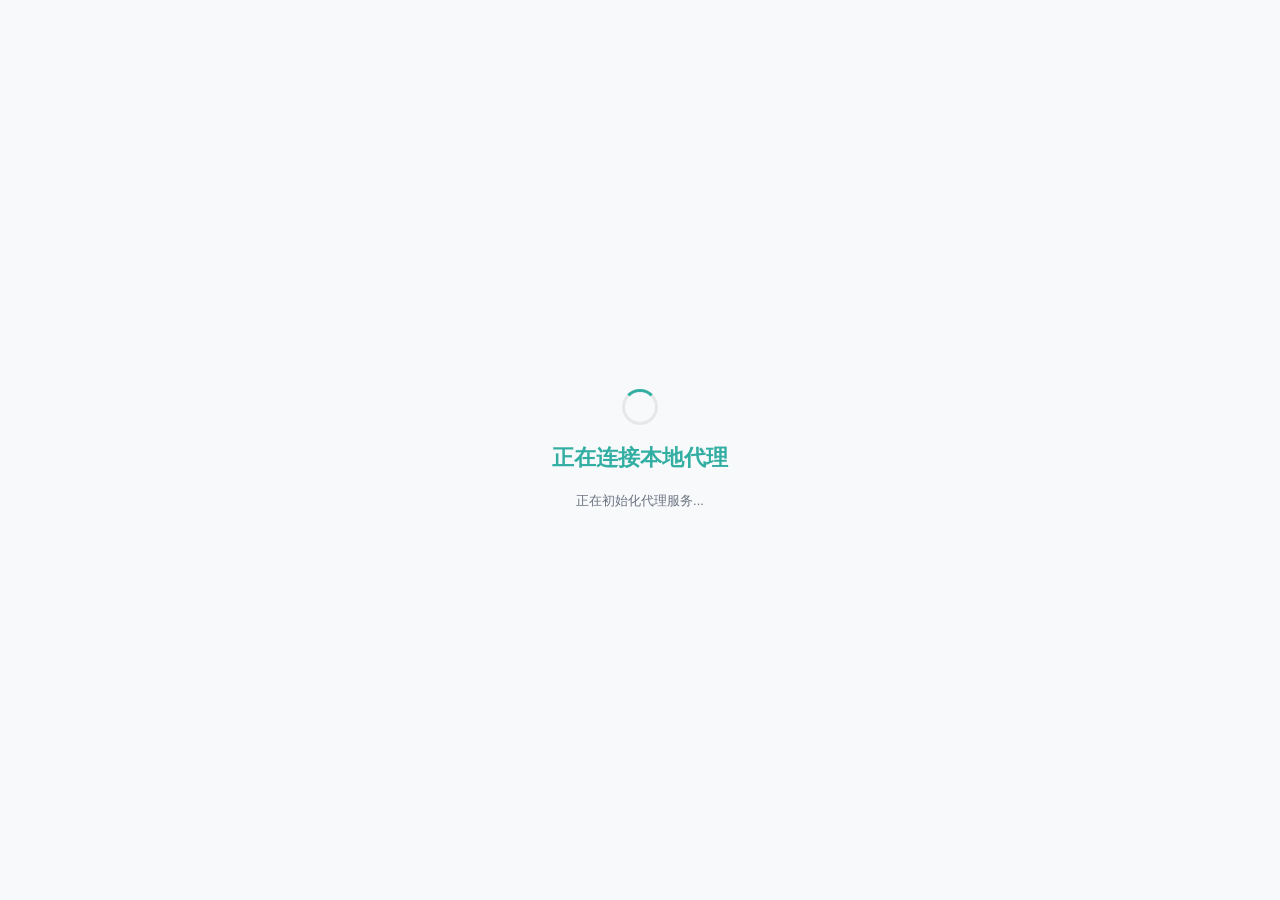
<file: frontend/index.html>
<!DOCTYPE html>
<html lang="zh-CN">

<head>
    <meta charset="UTF-8">
    <meta name="viewport" content="width=device-width, initial-scale=1.0">
    <title>ocgt - Claude API Proxy Dashboard Center</title>
    <script>
        (function () {
            const savedTheme = localStorage.getItem('theme');
            const requestedTheme = savedTheme || 'system';
            const resolvedTheme = requestedTheme === 'system'
                ? (window.matchMedia('(prefers-color-scheme: dark)').matches ? 'dark' : 'light')
                : (requestedTheme === 'dark' ? 'dark' : 'light');
            document.documentElement.setAttribute('data-theme', resolvedTheme);

            const savedAccent = localStorage.getItem('accent-hue');
            if (savedAccent !== null && savedAccent !== '') {
                const hue = Math.max(0, Math.min(360, parseInt(savedAccent, 10) || 174));
                document.documentElement.style.setProperty('--accent-h', hue);
            }
        })();
    </script>
    <link rel="stylesheet" href="style.css">
    <script src="lib/chart.umd.min.js"></script>
</head>

<body>
    <!-- Toast notification container -->
    <div class="toast-container" id="toastContainer" aria-live="polite"></div>

    <!-- Startup / proxy recovery overlay -->
    <div class="loading-overlay" id="loadingOverlay" role="status" aria-live="polite">
        <div class="loading-content">
            <div class="loading-spinner" id="loadingSpinner" aria-hidden="true"></div>
            <div class="loading-title" id="loadingTitle" data-i18n="loading_title">正在连接本地代理</div>
            <p class="loading-text" id="loadingText" data-i18n="loading_init">正在初始化代理服务...</p>
            <button class="loading-retry-btn hidden" id="loadingRetryBtn" type="button"
                data-i18n="btn_retry_connection">重试连接</button>
        </div>
    </div>

    <div class="app">
        <!-- 1. Sidebar -->
        <aside class="sidebar">
            <div class="sidebar-brand" id="sidebarBrand" tabindex="0" aria-label="ocgt home">
                <div class="logo">
                    <svg viewBox="0 0 24 24" fill="none" stroke="currentColor" stroke-width="2">
                        <path d="M12 2L2 7l10 5 10-5-10-5zM2 17l10 5 10-5M2 12l10 5 10-5" />
                    </svg>
                </div>
                <div class="brand-title">
                    <h1>ocgt</h1>
                    <span class="version" id="app-version"></span>
                </div>
            </div>

            <nav class="sidebar-menu" aria-label="Main navigation">
                <button class="nav-item active" id="btn-nav-dashboard" data-view="dashboard"
                    aria-label="Dashboard, Ctrl+1">
                    <svg viewBox="0 0 24 24" fill="none" stroke="currentColor" stroke-width="2">
                        <rect x="3" y="3" width="18" height="18" rx="2" />
                        <line x1="9" y1="3" x2="9" y2="21" />
                    </svg>
                    <span data-i18n="nav_dashboard">系统状态</span>
                    <span class="nav-shortcut">Ctrl+1</span>
                </button>
                <button class="nav-item" id="btn-nav-settings" data-view="settings" aria-label="Settings, Ctrl+2">
                    <svg viewBox="0 0 24 24" fill="none" stroke="currentColor" stroke-width="2">
                        <path
                            d="M12.22 2h-.44a2 2 0 0 0-2 2v.18a2 2 0 0 1-1 1.73l-.43.25a2 2 0 0 1-2 0l-.15-.08a2 2 0 0 0-2.73.73l-.22.38a2 2 0 0 0 .73 2.73l.15.1a2 2 0 0 1 1 1.72v.51a2 2 0 0 1-1 1.74l-.15.09a2 2 0 0 0-.73 2.73l.22.38a2 2 0 0 0 2.73.73l.15-.08a2 2 0 0 1 2 0l.43.25a2 2 0 0 1 1 1.73V20a2 2 0 0 0 2 2h.44a2 2 0 0 0 2-2v-.18a2 2 0 0 1 1-1.73l.43-.25a2 2 0 0 1 2 0l.15.08a2 2 0 0 0 2.73-.73l.22-.39a2 2 0 0 0-.73-2.73l-.15-.08a2 2 0 0 1-1-1.74v-.5a2 2 0 0 1 1-1.74l.15-.1a2 2 0 0 0 .73-2.73l-.22-.38a2 2 0 0 0-2.73-.73l-.15.08a2 2 0 0 1-2 0l-.43-.25a2 2 0 0 1-1-1.73V4a2 2 0 0 0-2-2z" />
                        <circle cx="12" cy="12" r="3" />
                    </svg>
                    <span data-i18n="nav_settings">配置管理</span>
                    <span class="nav-shortcut">Ctrl+2</span>
                </button>
                <button class="nav-item" id="btn-nav-terminal" data-view="terminal" aria-label="Terminal, Ctrl+3">
                    <svg viewBox="0 0 24 24" fill="none" stroke="currentColor" stroke-width="2">
                        <polyline points="4 17 10 11 4 5" />
                        <line x1="12" y1="19" x2="20" y2="19" />
                    </svg>
                    <span data-i18n="nav_terminal">快速连接</span>
                    <span class="nav-shortcut">Ctrl+3</span>
                </button>
                <button class="nav-item" id="btn-nav-history" data-view="history" aria-label="Traffic, Ctrl+4">
                    <svg viewBox="0 0 24 24" fill="none" stroke="currentColor" stroke-width="2">
                        <polygon points="12 2 2 7 12 12 22 7 12 2" />
                        <polyline points="2 17 12 22 22 17" />
                        <polyline points="2 12 12 17 22 12" />
                    </svg>
                    <span data-i18n="nav_history">流量监控</span>
                    <span class="nav-shortcut">Ctrl+4</span>
                </button>
                <button class="nav-item" id="btn-nav-traffic-detail" data-view="traffic-detail" aria-label="Traffic Detail, Ctrl+5">
                    <svg viewBox="0 0 24 24" fill="none" stroke="currentColor" stroke-width="2">
                        <rect x="3" y="3" width="18" height="18" rx="2" />
                        <line x1="3" y1="9" x2="21" y2="9" />
                        <line x1="9" y1="3" x2="9" y2="21" />
                    </svg>
                    <span data-i18n="nav_traffic_detail">流量明细</span>
                    <span class="nav-shortcut">Ctrl+5</span>
                </button>
                <button class="nav-item" id="btn-nav-hub" data-view="hub" aria-label="Multi-Device, Ctrl+6">
                    <svg viewBox="0 0 24 24" fill="none" stroke="currentColor" stroke-width="2">
                        <rect x="2" y="2" width="20" height="20" rx="2" />
                        <line x1="2" y1="12" x2="22" y2="12" />
                        <line x1="12" y1="2" x2="12" y2="22" />
                    </svg>
                    <span data-i18n="nav_hub">多设备同步</span>
                    <span class="nav-shortcut">Ctrl+6</span>
                </button>
                <button class="nav-item" id="btn-nav-sessions" data-view="sessions" aria-label="Sessions, Ctrl+7">
                    <svg viewBox="0 0 24 24" fill="none" stroke="currentColor" stroke-width="2">
                        <path d="M21 15a2 2 0 0 1-2 2H7l-4 4V5a2 2 0 0 1 2-2h14a2 2 0 0 1 2 2z"/>
                    </svg>
                    <span data-i18n="nav_sessions">会话</span>
                    <span class="nav-shortcut">Ctrl+7</span>
                </button>
            </nav>

            <div class="sidebar-footer">
                <div class="status-pill" id="statusPill" tabindex="0" role="button"
                    aria-label="Connection status, click to view dashboard">
                    <span class="status-dot pulse"></span>
                    <span data-i18n="status_running">代理运行中</span>
                </div>
                <div class="sidebar-footer-actions">
                    <button class="settings-trigger-btn" id="prefsToggleBtn" title="偏好设置" aria-label="Preferences">
                        <svg viewBox="0 0 24 24" fill="none" stroke="currentColor" stroke-width="2">
                            <circle cx="12" cy="12" r="3" />
                            <path
                                d="M19.4 15a1.65 1.65 0 0 0 .33 1.82l.06.06a2 2 0 0 1 0 2.83 2 2 0 0 1-2.83 0l-.06-.06a1.65 1.65 0 0 0-1.82-.33 1.65 1.65 0 0 0-1 1.51V21a2 2 0 0 1-2 2 2 2 0 0 1-2-2v-.09A1.65 1.65 0 0 0 9 19.4a1.65 1.65 0 0 0-1.82.33l-.06.06a2 2 0 0 1-2.83 0 2 2 0 0 1 0-2.83l.06-.06A1.65 1.65 0 0 0 4.68 15a1.65 1.65 0 0 0-1.51-1H3a2 2 0 0 1-2-2 2 2 0 0 1 2-2h.09A1.65 1.65 0 0 0 4.6 9a1.65 1.65 0 0 0-.33-1.82l-.06-.06a2 2 0 0 1 0-2.83 2 2 0 0 1 2.83 0l.06.06A1.65 1.65 0 0 0 9 4.68a1.65 1.65 0 0 0 1-1.51V3a2 2 0 0 1 2-2 2 2 0 0 1 2 2v.09a1.65 1.65 0 0 0 1 1.51 1.65 1.65 0 0 0 1.82-.33l.06-.06a2 2 0 0 1 2.83 0 2 2 0 0 1 0 2.83l-.06.06A1.65 1.65 0 0 0 19.4 9a1.65 1.65 0 0 0 1.51 1H21a2 2 0 0 1 2 2 2 2 0 0 1-2 2h-.09a1.65 1.65 0 0 0-1.51 1z" />
                        </svg>
                    </button>
                </div>
            </div>
        </aside>

        <!-- 2. Main Content -->
        <main class="main-content">
            <header class="main-header">
                <div class="header-left">
                    <h2 class="view-title" id="current-view-title" data-i18n="title_dashboard">系统状态监控</h2>
                    <p class="view-subtitle" id="current-view-subtitle" data-i18n="subtitle_dashboard">查看当前代理服务运行指标与后台状态
                    </p>
                </div>
                <div class="header-right">
                    <span class="last-updated" id="lastUpdated" aria-live="polite">
                        <svg viewBox="0 0 24 24" fill="none" stroke="currentColor" stroke-width="2">
                            <circle cx="12" cy="12" r="10" />
                            <polyline points="12 6 12 12 16 14" />
                        </svg>
                        <span data-i18n="lbl_last_updated">刚刚更新</span>
                    </span>
                    <div class="uptime-badge">
                        <span class="pulse-dot"></span>
                        <span data-i18n="service_normal">服务正常</span>
                    </div>
                </div>
            </header>

            <div class="view-container">

                <!-- ========== Dashboard ========== -->
                <section class="view active" id="view-dashboard">
                    <div class="dashboard-grid" id="dashboard-skeletons">
                        <div class="skeleton-card"><div class="skeleton skeleton-icon"></div><div><div class="skeleton skeleton-text"></div><div class="skeleton skeleton-text short"></div></div></div>
                        <div class="skeleton-card"><div class="skeleton skeleton-icon"></div><div><div class="skeleton skeleton-text"></div><div class="skeleton skeleton-text short"></div></div></div>
                        <div class="skeleton-card"><div class="skeleton skeleton-icon"></div><div><div class="skeleton skeleton-text"></div><div class="skeleton skeleton-text short"></div></div></div>
                        <div class="skeleton-card"><div class="skeleton skeleton-icon"></div><div><div class="skeleton skeleton-text"></div><div class="skeleton skeleton-text short"></div></div></div>
                        <div class="skeleton-card"><div class="skeleton skeleton-icon"></div><div><div class="skeleton skeleton-text"></div><div class="skeleton skeleton-text short"></div></div></div>
                        <div class="skeleton-card"><div class="skeleton skeleton-icon"></div><div><div class="skeleton skeleton-text"></div><div class="skeleton skeleton-text short"></div></div></div>
                    </div>
                    <div class="dashboard-grid hidden" id="dashboard-content">
                        <div class="stat-card stat-card-wide" style="grid-column:1/-1">
                            <div class="stat-icon"><svg viewBox="0 0 24 24" fill="none" stroke="currentColor" stroke-width="2"><circle cx="12" cy="12" r="10"/><line x1="2" y1="12" x2="22" y2="12"/><path d="M12 2a15.3 15.3 0 0 1 4 10 15.3 15.3 0 0 1-4 10 15.3 15.3 0 0 1-4-10 15.3 15.3 0 0 1 4-10z"/></svg></div>
                            <div class="stat-info">
                                <span class="stat-label" data-i18n="lbl_listen">监听地址</span>
                                <h3 class="stat-value" id="status-listen">-</h3>
                            </div>
                        </div>
                        <div class="stat-card stat-card-wide">
                            <div class="stat-icon"><svg viewBox="0 0 24 24" fill="none" stroke="currentColor" stroke-width="2"><path d="M23 12a11.05 11.05 0 0 0-22 0zm-5 0a3 3 0 1 1-6 0 3 3 0 0 1 6 0z"/></svg></div>
                            <div class="stat-info">
                                <span class="stat-label" data-i18n="lbl_upstream">上游 API 节点</span>
                                <h3 class="stat-value" id="status-upstream">-</h3>
                            </div>
                        </div>
                        <div class="stat-card">
                            <div class="stat-icon"><svg viewBox="0 0 24 24" fill="none" stroke="currentColor" stroke-width="2"><circle cx="12" cy="12" r="10"/><polyline points="12 6 12 12 16 14"/></svg></div>
                            <div class="stat-info">
                                <span class="stat-label" data-i18n="lbl_timeout">请求超时</span>
                                <h3 class="stat-value" id="status-timeout">-</h3>
                            </div>
                        </div>
                        <div class="stat-card">
                            <div class="stat-icon"><svg viewBox="0 0 24 24" fill="none" stroke="currentColor" stroke-width="2"><circle cx="7.5" cy="15.5" r="5.5"/><path d="M12 12l8-8"/><path d="M17 4h3v3"/></svg></div>
                            <div class="stat-info">
                                <span class="stat-label" data-i18n="lbl_api_key">API Key 状态</span>
                                <h3 class="stat-value" id="status-api-key">-</h3>
                            </div>
                        </div>
                        <div class="stat-card">
                            <div class="stat-icon"><svg viewBox="0 0 24 24" fill="none" stroke="currentColor" stroke-width="2"><path d="M20 21v-2a4 4 0 0 0-4-4H8a4 4 0 0 0-4 4v2"/><circle cx="12" cy="7" r="4"/></svg></div>
                            <div class="stat-info">
                                <span class="stat-label" data-i18n="lbl_profile">当前活跃 Profile</span>
                                <h3 class="stat-value" id="status-profile">-</h3>
                            </div>
                        </div>
                        <div class="stat-card">
                            <div class="stat-icon"><svg viewBox="0 0 24 24" fill="none" stroke="currentColor" stroke-width="2"><polygon points="12 2 2 7 12 12 22 7 12 2"/><polyline points="2 17 12 22 22 17"/><polyline points="2 12 12 17 22 12"/></svg></div>
                            <div class="stat-info">
                                <span class="stat-label" data-i18n="lbl_model">默认解析模型</span>
                                <h3 class="stat-value mono" id="status-model">-</h3>
                            </div>
                        </div>
                    </div>

                    <!-- Quota monitoring card -->
                    <div class="dashboard-grid" id="dashboard-quota-grid">
                        <div class="stat-card stat-card-wide" style="grid-column:1/-1">
                            <div class="stat-icon"><svg viewBox="0 0 24 24" fill="none" stroke="currentColor" stroke-width="2"><circle cx="12" cy="12" r="10"/><path d="M12 6v6l4 2"/></svg></div>
                            <div class="stat-info stat-info-quota">
                                <span class="stat-label" id="quota-label">OpenCode Go 套餐额度</span>
                                <div class="quota-bars" id="quota-bars">
                                    <span class="quota-loading">点击刷新加载额度...</span>
                                </div>
                                <div class="quota-actions">
                                    <button class="quota-refresh-btn" id="btn-refresh-quota" type="button">刷新额度</button>
                                    <span class="quota-time" id="quota-refresh-time"></span>
                                </div>
                            </div>
                        </div>
                    </div>

                    <!-- Model usage cards (per provider) -->
                    <div class="dashboard-model-section">
                        <div class="dashboard-model-header">
                            <h3 class="dashboard-model-title" data-i18n="dash_model_usage">模型请求统计</h3>
                            <span class="dashboard-model-subtitle" data-i18n="dash_model_usage_desc">近 7 天各模型请求数与套餐余量</span>
                        </div>
                        <div class="dashboard-grid" id="dashboard-model-grid">
                            <div class="model-card-skeleton"><div class="skeleton skeleton-text"></div><div class="skeleton skeleton-text short"></div></div>
                            <div class="model-card-skeleton"><div class="skeleton skeleton-text"></div><div class="skeleton skeleton-text short"></div></div>
                            <div class="model-card-skeleton"><div class="skeleton skeleton-text"></div><div class="skeleton skeleton-text short"></div></div>
                        </div>
                    </div>

                    <div class="dashboard-grid dashboard-integrations-grid">
                        <div class="stat-card stat-card-wide dashboard-integrations-card">
                            <div class="stat-icon dashboard-integrations-icon"><svg viewBox="0 0 24 24" fill="none" stroke="currentColor" stroke-width="2"><rect x="2" y="3" width="20" height="14" rx="2" ry="2"/><line x1="8" y1="21" x2="16" y2="21"/><line x1="12" y1="17" x2="12" y2="21"/></svg></div>
                            <div class="stat-info">
                                <span class="stat-label" data-i18n="dash_integrations">客户端集成状态</span>
                                <div class="dashboard-integration-chips">
                                    <div class="sync-chip dashboard-sync-chip">
                                        <span class="sync-dot inactive" id="dash-cli-dot"></span>
                                        <span data-i18n="dash_cli">CLI</span>
                                    </div>
                                    <div class="sync-chip dashboard-sync-chip">
                                        <span class="sync-dot inactive" id="dash-vscode-dot"></span>
                                        <span data-i18n="dash_vscode">VS Code</span>
                                    </div>
                                    <div class="sync-chip dashboard-sync-chip">
                                        <span class="sync-dot inactive" id="dash-claude-dot"></span>
                                        <span data-i18n="dash_claude_desktop">Claude Desktop</span>
                                    </div>
                                </div>
                            </div>
                        </div>
                    </div>
                </section>

                <!-- ========== Quick Connect ========== -->
                <section class="view" id="view-terminal">
                    <div class="integrations-page">
                        <div class="integrations-stack">

                            <!-- CLI Integration -->
                            <div class="integration-row" data-integration="cli">
                                <div class="ir-main">
                                    <div class="ir-icon">
                                        <svg viewBox="0 0 24 24" fill="none" stroke="currentColor" stroke-width="2"><polyline points="4 17 10 11 4 5"/><line x1="12" y1="19" x2="20" y2="19"/></svg>
                                    </div>
                                    <div class="ir-title-area">
                                        <h3 data-i18n="int_sys_title">Claude Code CLI</h3>
                                        <span class="integration-badge inactive" id="sys-env-badge" data-i18n="badge_not_configured">未配置</span>
                                    </div>
                                    <div class="ir-actions">
                                        <button class="btn-primary btn-sm" id="sys-env-install-btn" type="button" data-i18n="btn_sys_install">一键激活</button>
                                        <button class="btn-ghost btn-danger-ghost btn-sm" id="sys-env-remove-btn" type="button" data-i18n="btn_sys_remove">移除配置</button>
                                    </div>
                                    <button class="ir-expand-btn" type="button" aria-label="Toggle details" aria-expanded="false">
                                        <svg viewBox="0 0 24 24" fill="none" stroke="currentColor" stroke-width="2.5"><polyline points="6 9 12 15 18 9"/></svg>
                                    </button>
                                </div>
                                <div class="ir-drawer">
                                    <div class="ir-drawer-inner">
                                        <p class="ic-desc" data-i18n="int_sys_desc">将代理地址自动写入 ~/.claude/settings.json，Claude Code 在任意终端均可直接使用代理，移除时自动恢复原配置。</p>
                                    </div>
                                </div>
                            </div>

                            <!-- Quick Start: Temp Terminal -->
                            <div class="integration-row quick-start-row" data-integration="quick">
                                <div class="ir-main">
                                    <div class="ir-icon">
                                        <svg viewBox="0 0 24 24" fill="none" stroke="currentColor" stroke-width="2"><polyline points="4 17 10 11 4 5"/><line x1="12" y1="19" x2="20" y2="19"/></svg>
                                    </div>
                                    <div class="ir-title-area">
                                        <h3 data-i18n="int_quick_title">快速开始：临时终端</h3>
                                        <span class="integration-badge active" data-i18n="badge_recommended">推荐</span>
                                    </div>
                                    <div class="ir-actions">
                                        <button class="btn-primary btn-sm" id="launch-temp-terminal-btn" type="button" data-i18n="btn_launch_temp_term">打开临时终端</button>
                                    </div>
                                    <button class="ir-expand-btn" type="button" aria-label="Toggle details" aria-expanded="false">
                                        <svg viewBox="0 0 24 24" fill="none" stroke="currentColor" stroke-width="2.5"><polyline points="6 9 12 15 18 9"/></svg>
                                    </button>
                                </div>
                                <div class="ir-drawer">
                                    <div class="ir-drawer-inner">
                                        <p class="ic-desc" data-i18n="int_quick_desc">只为当前新开的终端窗口临时注入代理变量，不写入系统配置。</p>
                                        <div class="ic-qi-body">
                                            <div class="compact-tabs" id="compact-shell-tabs">
                                                <button class="compact-tab active" type="button" data-shell="powershell">PowerShell</button>
                                                <button class="compact-tab" type="button" data-shell="cmd">CMD</button>
                                                <button class="compact-tab" type="button" data-shell="bash">Bash</button>
                                            </div>
                                            <div class="code-copy-container">
                                                <pre class="pre-clean"><code id="compact-env-code">$env:ANTHROPIC_BASE_URL="http://127.0.0.1:9191"</code></pre>
                                                <button class="copy-btn sm-copy" id="compact-copy-btn" type="button">
                                                    <svg viewBox="0 0 24 24" fill="none" stroke="currentColor" stroke-width="2"><rect x="9" y="9" width="13" height="13" rx="2"/><path d="M5 15H4a2 2 0 0 1-2-2V4a2 2 0 0 1 2-2h9a2 2 0 0 1 2 2v1"/></svg>
                                                    <span data-i18n="btn_copy">复制</span>
                                                    <span class="copied-tooltip" id="compact-copied-tooltip" data-i18n="btn_copied">已复制 ✓</span>
                                                </button>
                                            </div>
                                        </div>
                                    </div>
                                </div>
                            </div>
                            <!-- Repair All -->
                            <div class="integration-row repair-row" data-integration="repair">
                                <div class="ir-main">
                                    <div class="ir-icon">
                                        <svg viewBox="0 0 24 24" fill="none" stroke="currentColor" stroke-width="2"><path d="M14.7 6.3a4 4 0 0 0-5.4 5.4L4 17v3h3l5.3-5.3a4 4 0 0 0 5.4-5.4"/><path d="M15 5l4 4"/></svg>
                                    </div>
                                    <div class="ir-title-area">
                                        <h3 data-i18n="repair_title">一键修复</h3>
                                    </div>
                                    <div class="ir-actions">
                                        <button class="btn-primary btn-sm" id="repair-all-btn" type="button" data-i18n="btn_repair_all">一键修复</button>
                                    </div>
                                    <button class="ir-expand-btn" type="button" aria-label="Toggle details" aria-expanded="false">
                                        <svg viewBox="0 0 24 24" fill="none" stroke="currentColor" stroke-width="2.5"><polyline points="6 9 12 15 18 9"/></svg>
                                    </button>
                                </div>
                                <div class="ir-drawer">
                                    <div class="ir-drawer-inner">
                                        <p class="ic-desc" data-i18n="repair_desc">修复 Claude Code settings、基础环境变量，并刷新已配置过的 VS Code / Claude Desktop 集成。</p>
                                    </div>
                                </div>
                            </div>

                            <!-- VS Code Integration -->
                            <div class="integration-row" data-integration="vscode">
                                <div class="ir-main">
                                    <div class="ir-icon">
                                        <svg viewBox="0 0 24 24" fill="none" stroke="currentColor" stroke-width="2"><rect x="3" y="3" width="18" height="18" rx="2"/><line x1="9" y1="3" x2="9" y2="21"/></svg>
                                    </div>
                                    <div class="ir-title-area">
                                        <h3 data-i18n="int_vscode_title">VS Code Claude Code 插件</h3>
                                        <span class="integration-badge inactive" id="vscode-badge" data-i18n="badge_not_configured">未配置</span>
                                    </div>
                                    <div class="ir-actions">
                                        <button class="btn-primary btn-sm" id="vscode-install-btn" type="button" data-i18n="btn_vscode_install">一键激活</button>
                                        <button class="btn-ghost btn-danger-ghost btn-sm" id="vscode-remove-btn" type="button" data-i18n="btn_vscode_remove">移除配置</button>
                                    </div>
                                    <button class="ir-expand-btn" type="button" aria-label="Toggle details" aria-expanded="false">
                                        <svg viewBox="0 0 24 24" fill="none" stroke="currentColor" stroke-width="2.5"><polyline points="6 9 12 15 18 9"/></svg>
                                    </button>
                                </div>
                                <div class="ir-drawer">
                                    <div class="ir-drawer-inner">
                                        <p class="ic-desc" data-i18n="int_vscode_desc">自动向 VS Code 用户配置注入 ocgt 代理变量。插件或其启动的 Claude Code 进程会继承这些变量，新建会话即可走本地代理。</p>
                                        <p class="ic-tip" data-i18n="int_vscode_tip" style="margin-top:0.4rem;font-size:0.82rem;color:var(--text-3);">注入后重新打开 VS Code 内的 Claude Code 会话即可验证。</p>
                                    </div>
                                </div>
                            </div>

                            <!-- Claude Code settings (settings.json) -->
                            <div class="integration-row" data-integration="claude">
                                <div class="ir-main">
                                    <div class="ir-icon">
                                        <svg viewBox="0 0 24 24" fill="none" stroke="currentColor" stroke-width="2"><path d="M14 2H6a2 2 0 0 0-2 2v16a2 2 0 0 0 2 2h12a2 2 0 0 0 2-2V8z"/><polyline points="14 2 14 8 20 8"/><line x1="16" y1="13" x2="8" y2="13"/><line x1="16" y1="17" x2="8" y2="17"/></svg>
                                    </div>
                                    <div class="ir-title-area">
                                        <h3 data-i18n="int_claude_title">Claude Code settings</h3>
                                        <span class="integration-badge inactive" id="claude-desktop-badge" data-i18n="badge_not_configured">未配置</span>
                                    </div>
                                    <div class="ir-actions">
                                        <button class="btn-primary btn-sm" id="setup-desktop-btn" type="button" data-i18n="btn_setup_desktop_full">一键激活</button>
                                        <button class="btn-ghost btn-danger-ghost btn-sm" id="clear-desktop-btn" type="button" data-i18n="btn_clear_desktop_full">移除配置</button>
                                    </div>
                                    <button class="ir-expand-btn" type="button" aria-label="Toggle details" aria-expanded="false">
                                        <svg viewBox="0 0 24 24" fill="none" stroke="currentColor" stroke-width="2.5"><polyline points="6 9 12 15 18 9"/></svg>
                                    </button>
                                </div>
                                <div class="ir-drawer">
                                    <div class="ir-drawer-inner">
                                        <p class="ic-desc" data-i18n="int_claude_desc">将 ocgt 代理写入 <code>~/.claude/settings.json</code>，用于 Claude Code 本地客户端读取代理环境；真实 Claude Desktop App 请使用下方集成卡片。</p>
                                    </div>
                                </div>
                            </div>

                            <!-- Claude Desktop App (3P Profile) -->
                            <div class="integration-row" data-integration="claude-desktop">
                                <div class="ir-main">
                                    <div class="ir-icon">
                                        <svg viewBox="0 0 24 24" fill="none" stroke="currentColor" stroke-width="2"><rect x="3" y="4" width="18" height="14" rx="2"/><line x1="8" y1="21" x2="16" y2="21"/><line x1="12" y1="18" x2="12" y2="21"/></svg>
                                    </div>
                                    <div class="ir-title-area">
                                        <h3 data-i18n="int_claude_desktop_title">Claude Desktop App</h3>
                                        <span class="integration-badge inactive" id="claude-desktop-app-badge" data-i18n="badge_not_configured">未配置</span>
                                    </div>
                                    <div class="ir-actions">
                                        <button class="btn-primary btn-sm" id="setup-claude-desktop-app-btn" type="button" data-i18n="btn_setup_claude_desktop_app">一键激活</button>
                                        <button class="btn-ghost btn-danger-ghost btn-sm" id="clear-claude-desktop-app-btn" type="button" data-i18n="btn_clear_claude_desktop_app">移除配置</button>
                                    </div>
                                    <button class="ir-expand-btn" type="button" aria-label="Toggle details" aria-expanded="false">
                                        <svg viewBox="0 0 24 24" fill="none" stroke="currentColor" stroke-width="2.5"><polyline points="6 9 12 15 18 9"/></svg>
                                    </button>
                                </div>
                                <div class="ir-drawer">
                                    <div class="ir-drawer-inner">
                                        <p class="ic-desc" data-i18n="int_claude_desktop_desc">按 cc-switch 的 3P profile 方式写入 Claude Desktop 配置，重启 Claude Desktop 后通过 ocgt 本地路由转发。</p>
                                    </div>
                                </div>
                            </div>

                        </div>
                    </div>
                </section>

                <!-- ========== Settings ========== -->
                <section class="view" id="view-settings">
                    <div class="sett-v2" id="settings-form">

                        <!-- ── Card 1: API & Profile ── -->
                        <div class="sett-card sett-card--api">
                            <div class="sett-card__header">
                                <div class="sett-card__icon sett-card__icon--shield">
                                    <svg viewBox="0 0 24 24" fill="none" stroke="currentColor" stroke-width="2"><path d="M12 22s8-4 8-10V5l-8-3-8 3v7c0 6 8 10 8 10z"/></svg>
                                </div>
                                <div class="sett-card__titles">
                                    <h3 data-i18n="sett_section_api">API 代理配置</h3>
                                    <p data-i18n="sett_section_api_desc">Profile、API Key、默认模型与超时</p>
                                </div>
                            </div>
                            <div class="sett-card__body">
                                <div class="sett-field-row sett-field-row--2">
                                    <div class="field">
                                        <label for="profile-select" data-i18n="sett_profile">当前配置 Profile</label>
                                        <div class="select-wrap">
                                            <select id="profile-select"></select>
                                            <svg class="select-arrow" viewBox="0 0 24 24" fill="none" stroke="currentColor" stroke-width="2.5"><polyline points="6 9 12 15 18 9"/></svg>
                                        </div>
                                    </div>
                                    <div class="field" id="field-api-key">
                                        <label for="api-key-input" data-i18n="sett_api_key">OpenCode Go API Key (代理密钥)</label>
                                        <div class="input-wrap">
                                            <input type="password" id="api-key-input" placeholder="请输入您的 sk-... 密钥" data-i18n-placeholder="placeholder_api_key">
                                            <button class="eye-btn" type="button" id="toggle-key-visibility" title="切换明文" aria-label="Toggle password visibility">
                                                <svg viewBox="0 0 24 24" fill="none" stroke="currentColor" stroke-width="2"><path d="M1 12s4-8 11-8 11 8 11 8-4 8-11 8-11-8-11-8z"/><circle cx="12" cy="12" r="3"/></svg>
                                            </button>
                                        </div>
                                        <span class="field-error-text" data-i18n="err_api_key_required">请输入 API Key</span>
                                    </div>
                                </div>
                                <div class="sett-field-row sett-field-row--2" style="margin-top: 12px;">
                                    <div class="field">
                                        <label for="quota-cookie-input">OpenCode Go 配额 Cookie</label>
                                        <div class="input-wrap">
                                            <input type="password" id="quota-cookie-input" placeholder="从浏览器 DevTools 复制">
                                        </div>
                                    </div>
                                    <div class="field">
                                        <label for="quota-workspace-input">Workspace ID</label>
                                        <input type="text" id="quota-workspace-input" placeholder="wrk_xxxxxxxxxxxx">
                                    </div>
                                </div>
                                <div class="sett-field-row sett-field-row--2">
                                    <div class="field">
                                        <div style="display: flex; justify-content: space-between; align-items: center; margin-bottom: 0.5rem;">
                                            <label for="default-model-input" data-i18n="sett_default_model" style="margin-bottom: 0;">全局默认模型</label>
                                            <button id="btn-sync-models" class="btn-secondary btn-sm" type="button" style="padding: 2px 8px; font-size: 12px; height: auto;" data-i18n="btn_sync_models">同步模型</button>
                                        </div>
                                        <div class="select-wrap">
                                            <select id="default-model-input" data-model-source="default"></select>
                                            <svg class="select-arrow" viewBox="0 0 24 24" fill="none" stroke="currentColor" stroke-width="2.5"><polyline points="6 9 12 15 18 9"/></svg>
                                        </div>
                                    </div>
                                    <div class="field" id="field-timeout">
                                        <label for="timeout-input" data-i18n="sett_timeout">请求超时 (秒，1-3600)</label>
                                        <input type="number" id="timeout-input" min="1" max="3600" step="1" placeholder="300">
                                        <span class="field-error-text" data-i18n="err_timeout_range">超时必须在 1-3600 秒之间</span>
                                    </div>
                                </div>
                            </div>
                        </div>

                        <!-- ── Card 2: Model Mapping & Thinking ── -->
                        <div class="sett-card sett-card--model">
                            <div class="sett-card__header">
                                <div class="sett-card__icon sett-card__icon--layers">
                                    <svg viewBox="0 0 24 24" fill="none" stroke="currentColor" stroke-width="2"><polygon points="12 2 2 7 12 12 22 7 12 2"/><polyline points="2 17 12 22 22 17"/><polyline points="2 12 12 17 22 12"/></svg>
                                </div>
                                <div class="sett-card__titles">
                                    <h3 data-i18n="sett_section_model">模型策略设置</h3>
                                    <p data-i18n="sett_section_model_desc">思考强度与 Claude 模型别名映射</p>
                                </div>
                            </div>
                            <div class="sett-card__body">
                                <div class="field">
                                    <label for="thinking-budget-input" data-i18n="sett_thinking">思考强度（支持模型生效）</label>
                                    <div class="sett-seg-control" id="thinking-seg-control">
                                        <button class="sett-seg-btn" type="button" data-val="-1" data-i18n="opt_thinking_off">关</button>
                                        <button class="sett-seg-btn" type="button" data-val="256" data-i18n="opt_thinking_256">低</button>
                                        <button class="sett-seg-btn" type="button" data-val="512" data-i18n="opt_thinking_512">中</button>
                                        <button class="sett-seg-btn" type="button" data-val="1024" data-i18n="opt_thinking_1024">高</button>
                                        <button class="sett-seg-btn active" type="button" data-val="2048" data-i18n="opt_thinking_2048">极高</button>
                                    </div>
                                    <select id="thinking-budget-input" class="sett-hidden-select">
                                        <option value="-1">关</option>
                                        <option value="256">低</option>
                                        <option value="512">中</option>
                                        <option value="1024">高</option>
                                        <option value="2048" selected>极高</option>
                                    </select>
                                </div>
                                <div class="sett-mapping-strip">
                                    <h4 class="sett-mapping-strip__title" data-i18n="sett_mapping_title">Claude Model Alias Mapping</h4>
                                    <div class="mapping-grid">
                                        <div class="field">
                                            <label for="mapping-sonnet-input" data-i18n="sett_mapping_sonnet">Sonnet</label>
                                            <div class="select-wrap"><select id="mapping-sonnet-input" data-model-source="sonnet"></select><svg class="select-arrow" viewBox="0 0 24 24" fill="none" stroke="currentColor" stroke-width="2.5"><polyline points="6 9 12 15 18 9"/></svg></div>
                                        </div>
                                        <div class="field">
                                            <label for="mapping-haiku-input" data-i18n="sett_mapping_haiku">Haiku</label>
                                            <div class="select-wrap"><select id="mapping-haiku-input" data-model-source="haiku"></select><svg class="select-arrow" viewBox="0 0 24 24" fill="none" stroke="currentColor" stroke-width="2.5"><polyline points="6 9 12 15 18 9"/></svg></div>
                                        </div>
                                        <div class="field">
                                            <label for="mapping-opus-input" data-i18n="sett_mapping_opus">Opus</label>
                                            <div class="select-wrap"><select id="mapping-opus-input" data-model-source="opus"></select><svg class="select-arrow" viewBox="0 0 24 24" fill="none" stroke="currentColor" stroke-width="2.5"><polyline points="6 9 12 15 18 9"/></svg></div>
                                        </div>
                                    </div>
                                </div>
                            </div>
                        </div>

                        <details class="settings-drawer sett-advanced-drawer">
                            <summary class="settings-section-header sett-advanced-summary">
                                <span data-i18n="sett_advanced_title">高级代理参数</span>
                                <small data-i18n="sett_advanced_summary">监听、限流、环境变量与 JSON</small>
                                <svg class="drawer-chevron" viewBox="0 0 24 24" fill="none" stroke="currentColor"
                                    stroke-width="2.5">
                                    <polyline points="6 9 12 15 18 9" />
                                </svg>
                            </summary>
                            <div class="drawer-body sett-advanced-body">

                        <!-- ── Advanced Card 1: Network & Rate Limiting ── -->
                        <div class="sett-card sett-card--network">
                            <div class="sett-card__header">
                                <div class="sett-card__icon sett-card__icon--network">
                                    <svg viewBox="0 0 24 24" fill="none" stroke="currentColor" stroke-width="2"><circle cx="12" cy="12" r="10"/><line x1="2" y1="12" x2="22" y2="12"/><path d="M12 2a15.3 15.3 0 0 1 4 10 15.3 15.3 0 0 1-4 10 15.3 15.3 0 0 1-4-10 15.3 15.3 0 0 1 4-10z"/></svg>
                                </div>
                                <div class="sett-card__titles">
                                    <h3 data-i18n="sett_section_network">网络与限流</h3>
                                    <p data-i18n="sett_section_network_desc">上游 API 地址、监听端口与请求限制</p>
                                </div>
                            </div>
                            <div class="sett-card__body">
                                <div class="sett-field-row sett-field-row--2">
                                    <div class="field" id="field-upstream">
                                        <label for="upstream-input" data-i18n="sett_upstream">上游 API 地址</label>
                                        <input type="text" id="upstream-input" placeholder="https://opencode.ai/zen/go">
                                        <span class="field-error-text" data-i18n="err_upstream_url">请输入有效的 http(s) 地址</span>
                                    </div>
                                    <div class="field" id="field-listen">
                                        <label for="listen-input" data-i18n="pref_listen_addr">监听地址</label>
                                        <input type="text" id="listen-input" placeholder="127.0.0.1:9191">
                                        <span class="field-error-text" data-i18n="err_listen_addr">请输入有效的监听地址，例如 127.0.0.1:9191 或 :9191</span>
                                    </div>
                                </div>
                                <div class="sett-field-row sett-field-row--3">
                                    <div class="field" id="field-rate-limit">
                                        <label for="rate-limit-input" data-i18n="sett_rate_limit">每秒请求上限</label>
                                        <input type="number" id="rate-limit-input" min="1" max="10000" step="1" placeholder="100">
                                        <span class="field-error-text" data-i18n="err_rate_limit_range">范围 1-10000</span>
                                    </div>
                                    <div class="field" id="field-rate-burst">
                                        <label for="rate-burst-input" data-i18n="sett_rate_burst">突发请求容量</label>
                                        <input type="number" id="rate-burst-input" min="1" max="100000" step="1" placeholder="200">
                                        <span class="field-error-text" data-i18n="err_rate_burst_range">范围 1-100000</span>
                                    </div>
                                    <div class="field" id="field-rate-minute">
                                        <label for="rate-minute-input" data-i18n="sett_rate_minute">每分钟请求上限</label>
                                        <input type="number" id="rate-minute-input" min="0" max="100000" step="1" placeholder="0">
                                        <span class="field-error-text" data-i18n="err_rate_minute_range">范围 0-100000，0 表示不限量</span>
                                    </div>
                                </div>
                            </div>
                        </div>

                        <!-- ── Advanced Card 2: Advanced Env JSON ── -->
                        <div class="sett-card sett-card--env">
                            <div class="sett-card__header">
                                <div class="sett-card__icon sett-card__icon--env">
                                    <svg viewBox="0 0 24 24" fill="none" stroke="currentColor" stroke-width="2"><polyline points="4 17 10 11 4 5"/><line x1="12" y1="19" x2="20" y2="19"/></svg>
                                </div>
                                <div class="sett-card__titles">
                                    <h3 data-i18n="sett_env_title">高级环境变量</h3>
                                    <p data-i18n="sett_env_desc">Claude Code 环境参数开关与自定义 JSON 配置</p>
                                </div>
                            </div>
                            <div class="sett-card__body">
                                <!-- Toggle chips row -->
                                <div class="sett-env-toggles">
                                    <label class="sett-env-chip" title="禁用非必要流量 (CLAUDE_CODE_DISABLE_NONESSENTIAL_TRAFFIC)">
                                        <input type="checkbox" id="env-disable-nonessential" checked>
                                        <span class="sett-env-chip__track"></span>
                                        <span class="sett-env-chip__label" data-i18n="env_disable_nonessential">禁用非必要流量</span>
                                    </label>
                                    <label class="sett-env-chip" title="启用 Tool Search (ENABLE_TOOL_SEARCH)">
                                        <input type="checkbox" id="env-enable-tool-search" checked>
                                        <span class="sett-env-chip__track"></span>
                                        <span class="sett-env-chip__label" data-i18n="env_enable_tool_search">Tool Search</span>
                                    </label>
                                    <label class="sett-env-chip" title="禁用 Attribution Header">
                                        <input type="checkbox" id="env-disable-attribution" checked>
                                        <span class="sett-env-chip__track"></span>
                                        <span class="sett-env-chip__label" data-i18n="env_disable_attribution">禁用 Attribution</span>
                                    </label>
                                    <label class="sett-env-chip" title="禁用 Thinking (CLAUDE_CODE_DISABLE_THINKING)">
                                        <input type="checkbox" id="env-disable-thinking">
                                        <span class="sett-env-chip__track"></span>
                                        <span class="sett-env-chip__label" data-i18n="env_disable_thinking">禁用 Thinking</span>
                                    </label>
                                </div>

                                <!-- Numeric env params -->
                                <div class="sett-field-row sett-field-row--4">
                                    <div class="field">
                                        <label for="env-max-output-tokens" data-i18n="env_max_output_tokens">Max Output Tokens</label>
                                        <input type="number" id="env-max-output-tokens" placeholder="131072">
                                    </div>
                                    <div class="field">
                                        <label for="env-max-mcp-tokens" data-i18n="env_max_mcp_tokens">Max MCP Tokens</label>
                                        <input type="number" id="env-max-mcp-tokens" placeholder="200000">
                                    </div>
                                    <div class="field">
                                        <label for="env-api-timeout" data-i18n="env_api_timeout">API Timeout (ms)</label>
                                        <input type="number" id="env-api-timeout" placeholder="600000">
                                    </div>
                                    <div class="field">
                                        <label for="env-mcp-timeout" data-i18n="env_mcp_timeout">MCP Timeout (ms)</label>
                                        <input type="number" id="env-mcp-timeout" placeholder="600000">
                                    </div>
                                </div>

                                <!-- JSON editor -->
                                <div class="sett-env-json-block field" id="field-claude-env-template">
                                    <div class="sett-env-json-header">
                                        <label for="claude-env-template-input" data-i18n="sett_claude_env_template">Claude Code 环境变量模板 (JSON)</label>
                                        <button class="btn-secondary btn-sm" id="btn-edit-json" type="button">
                                            <svg viewBox="0 0 24 24" fill="none" stroke="currentColor" stroke-width="2"><path d="M14 2H6a2 2 0 0 0-2 2v16a2 2 0 0 0 2 2h12a2 2 0 0 0 2-2V8z"/><polyline points="14 2 14 8 20 8"/><line x1="16" y1="13" x2="8" y2="13"/><line x1="16" y1="17" x2="8" y2="17"/><polyline points="10 9 9 9 8 9"/></svg>
                                            <span data-i18n="btn_edit_settings_json">编辑 settings.json</span>
                                        </button>
                                    </div>
                                    <textarea id="claude-env-template-input" class="sett-env-textarea" rows="8" spellcheck="false" placeholder='{ "KEY": "VALUE" }'></textarea>
                                    <span class="field-error-text" data-i18n="err_claude_env_json">必须是 JSON 对象，键和值都必须是字符串</span>
                                </div>
                            </div>
                        </div>

                            </div>
                        </details>

                        <!-- ── Sync Status Bar ── -->
                        <div class="sett-sync-bar" id="config-sync-strip">
                            <div class="sync-chip">
                                <span class="sync-dot"></span>
                                <span data-i18n="sync_profile">Profile</span>
                                <strong id="sync-profile-name"></strong>
                            </div>
                            <div class="sync-chip">
                                <span class="sync-dot"></span>
                                <span data-i18n="sync_listen">Listen</span>
                                <strong id="sync-listen-address"></strong>
                            </div>
                            <div class="sync-chip">
                                <span class="sync-dot inactive" id="sync-cli-dot"></span>
                                <span data-i18n="sync_cli">CLI</span>
                                <strong id="sync-cli-state"></strong>
                            </div>
                            <div class="sync-chip">
                                <span class="sync-dot inactive" id="sync-vscode-dot"></span>
                                <span data-i18n="sync_vscode">VS Code</span>
                                <strong id="sync-vscode-state"></strong>
                            </div>
                            <div class="sync-chip">
                                <span class="sync-dot inactive" id="sync-claude-dot"></span>
                                <span data-i18n="sync_claude">Claude Desktop</span>
                                <strong id="sync-claude-state"></strong>
                            </div>
                        </div>

                        <!-- ── Action Bar ── -->
                        <div class="sett-action-bar config-actions" id="config-actions">
                            <div class="sett-action-bar__spacer"></div>
                            <button class="btn-secondary" id="cancel-config-btn" type="button" data-i18n="btn_cancel_changes">取消更改</button>
                            <button class="btn-primary" id="save-all-config-btn" type="button" data-i18n="btn_save_config">保存并应用配置</button>
                        </div>

                        <p class="sett-hint" data-i18n="hint_save">保存后同步更新 config.json 并立即应用生效；思考强度会自动适配模型能力，不支持的模型将不发送额外 thinking 字段。</p>

                    </div>
                </section>

                <!-- ========== Traffic / History ========== -->
                <section class="view" id="view-history">
                  <div class="td-wrap">
                    <div class="td-top-bar">
                      <div class="td-time-range" id="time-range-selector"></div>
                      <span class="td-title">📊 流量监控仪表盘</span>
                      <span class="td-ts" id="td-timestamp"></span>
                    </div>
                    <div class="td-loading" style="display:flex;align-items:center;justify-content:center;padding:60px 0;color:var(--text-3);font-size:14px;gap:8px;"><span class="td-spinner"></span> 加载中...</div>
                    <div class="td-loaded" style="display:none;">
                      <div class="td-stats-row" id="traffic-stats-row"></div>
                      <div class="td-charts-row">
                        <div class="td-chart-main">
                          <div class="td-chart-hdr">📈 Token 消耗趋势 · Y轴自适应</div>
                          <div class="td-chart-body"><canvas id="chart-token-trend" height="220"></canvas></div>
                        </div>
                        <div class="td-chart-side">
                          <div class="td-chart-hdr">🧩 模型 Token 占比 · 多巴胺环形</div>
                          <div class="td-chart-body td-chart-body-donut"><canvas id="chart-model-donut"></canvas></div>
                        </div>
                      </div>
                      <div class="td-charts-row">
                        <div class="td-chart-main">
                          <div class="td-chart-hdr">📊 每日请求量 · Y轴自适应</div>
                          <div class="td-chart-body"><canvas id="chart-request-trend" height="180"></canvas></div>
                        </div>
                        <div class="td-chart-side">
                          <div class="td-chart-hdr">📱 客户端来源</div>
                          <div class="td-chart-body">
                            <table class="td-client-table"><thead><tr><th>来源</th><th class="tar">请求数</th><th class="tar">占比</th></tr></thead><tbody id="client-table-body"></tbody></table>
                          </div>
                        </div>
                      </div>
                      <div class="td-section">
                        <div class="td-section-hdr"><span>📋 模型 Token 消耗明细</span><span class="td-section-sub">按模型分组 · 多巴胺配色</span></div>
                        <div class="td-section-body">
                          <table class="td-model-table">
                            <thead><tr><th style="width:24%;">模型</th><th class="tar" style="width:8%;">请求数</th><th class="tar" style="width:10%;">Input</th><th class="tar" style="width:10%;">Output</th><th class="tar" style="width:8%;">Cache</th><th class="tar" style="width:10%;">总计</th><th style="width:18%;">占比</th><th class="tar" style="width:10%;">Cost</th></tr></thead>
                            <tbody id="model-table-body"></tbody>
                          </table>
                        </div>
                      </div>
                    </div>
                  </div>
                </section>

                <section class="view" id="view-traffic-detail">
                  <div class="td-wrap">
                    <div class="td-top-bar">
                      <span class="td-title">📋 流量明细</span>
                      <span class="td-ts" id="detail-timestamp"></span>
                      <div class="td-detail-controls">
                        <div class="td-time-range" id="detail-time-range"></div>
                        <select id="filter-model" class="td-select"><option value="">全部模型</option></select>
                        <select id="filter-status" class="td-select">
                          <option value="">全部状态</option>
                          <option value="success">✅ 成功</option>
                          <option value="4xx">⚠️ 4xx</option>
                          <option value="5xx">❌ 5xx</option>
                        </select>
                        <button class="td-btn td-btn-sm" id="btn-refresh-detail">⟳ 刷新</button>
                        <button class="td-btn td-btn-sm" id="btn-export-csv">⬇ 导出</button>
                        <button class="td-btn td-btn-sm td-btn-danger" id="btn-clear-history">🗑 清除</button>
                      </div>
                    </div>
                    <div class="td-table-wrap">
                      <table class="td-history-table">
                        <thead><tr>
                          <th style="width:13%;">时间</th>
                          <th style="width:15%;">模型</th>
                          <th style="width:5%;">状态</th>
                          <th class="tar" style="width:8%;">Input</th>
                          <th class="tar" style="width:8%;">Output</th>
                          <th class="tar" style="width:8%;">Cache</th>
                          <th class="tar" style="width:8%;">总计</th>
                          <th class="tar" style="width:7%;">延迟</th>
                          <th style="width:9%;">来源</th>
                          <th style="width:19%;">错误</th>
                        </tr></thead>
                        <tbody id="detail-table-body">
                          <tr><td colspan="10" style="text-align:center;color:var(--text-3);padding:24px;">加载中...</td></tr>
                        </tbody>
                      </table>
                    </div>
                    <div class="td-pagination" id="detail-pagination"></div>
                  </div>
                </section>

                <!-- ========== Hub Multi-Device ========== -->
                <section class="view" id="view-hub">
                    <!-- 连接状态条 + 操作按钮 -->
                    <div class="hub-status-bar">
                        <span id="hub-status-dot" class="hub-status-dot"></span>
                        <span id="hub-status-text" class="hub-status-text" data-i18n="hub_disconnected">未连接</span>
                        <span class="hub-device-id-label" id="hub-device-id-label"></span>
                        <div class="hub-actions">
                            <button class="btn-secondary btn-sm" id="hub-refresh-btn" type="button">
                                <svg viewBox="0 0 24 24" fill="none" stroke="currentColor" stroke-width="2" style="width:14px;height:14px;"><polyline points="23 4 23 10 17 10"/><path d="M20.49 15a9 9 0 1 1-2.12-9.36L23 10"/></svg>
                                <span data-i18n="hub_refresh">刷新</span>
                            </button>
                            <button class="btn-primary btn-sm" id="hub-sync-now-btn" type="button" data-i18n="hub_sync_now">立即同步</button>
                        </div>
                    </div>

                    <!-- 汇总统计 -->
                    <div class="dashboard-grid">
                        <div class="stat-card stat-card-wide">
                            <div class="stat-icon"><svg viewBox="0 0 24 24" fill="none" stroke="currentColor" stroke-width="2"><circle cx="12" cy="12" r="10"/><line x1="2" y1="12" x2="22" y2="12"/><path d="M12 2a15.3 15.3 0 0 1 4 10 15.3 15.3 0 0 1-4 10 15.3 15.3 0 0 1-4-10 15.3 15.3 0 0 1 4-10z"/></svg></div>
                            <div class="stat-info">
                                <span class="stat-label" data-i18n="hub_total_tokens">多设备 Token 总计</span>
                                <h3 class="stat-value mono" id="hub-total-tokens">-</h3>
                                <span class="stat-label" style="font-size:0.8rem;" id="hub-today-tokens"></span>
                            </div>
                        </div>
                        <div class="stat-card stat-card-wide">
                            <div class="stat-icon"><svg viewBox="0 0 24 24" fill="none" stroke="currentColor" stroke-width="2"><polygon points="12 2 2 7 12 12 22 7 12 2"/><polyline points="2 17 12 22 22 17"/><polyline points="2 12 12 17 22 12"/></svg></div>
                            <div class="stat-info">
                                <span class="stat-label" data-i18n="hub_total_cost">多设备费用总计</span>
                                <h3 class="stat-value mono" id="hub-total-cost">-</h3>
                                <span class="stat-label" style="font-size:0.8rem;" id="hub-today-cost"></span>
                            </div>
                        </div>
                    </div>

                    <!-- 设备列表 -->
                    <div class="card hub-section">
                        <div class="hub-section-header">
                            <h3 data-i18n="hub_device_list">在线设备</h3>
                            <span class="hub-device-count" id="hub-device-count">0</span>
                        </div>
                        <div id="hub-devices-list" class="hub-devices-list">
                            <span class="hub-empty-hint" data-i18n="hub_no_devices">暂无设备数据</span>
                        </div>
                    </div>

                    <!-- 模型用量分布 -->
                    <div class="card hub-section">
                        <div class="hub-section-header">
                            <h3 data-i18n="hub_model_breakdown">模型用量分布（全部设备）</h3>
                        </div>
                        <canvas id="hub-model-chart" height="200"></canvas>
                    </div>
                </section>

                <!-- ========== Sessions ========== -->
                <section class="view" id="view-sessions">
                    <!-- 时间段切换 + 汇总 -->
                    <div class="s-period-bar">
                        <div class="s-period-tabs">
                            <button class="s-period-btn active" data-period="today" data-i18n="sessions_period_today">今日</button>
                            <button class="s-period-btn" data-period="month" data-i18n="sessions_period_month">本月</button>
                            <button class="s-period-btn" data-period="all" data-i18n="sessions_period_all">全部</button>
                        </div>
                        <div class="s-summary" id="s-summary">
                            <span><strong class="s-summary-num" id="sessions-count">0</strong> 个会话</span>
                            <span class="s-summary-sep">·</span>
                            <span><strong class="s-summary-num" id="sessions-total-tokens">0</strong> tokens</span>
                            <span class="s-summary-sep">·</span>
                            <span>≈ $<strong class="s-summary-num" id="sessions-total-cost">0.00</strong></span>
                        </div>
                    </div>

                    <!-- 搜索 + 筛选 + 排序（紧凑） -->
                    <div class="s-control-bar">
                        <div class="s-search-wrap">
                            <svg class="s-search-icon" viewBox="0 0 24 24" fill="none" stroke="currentColor" stroke-width="2"><circle cx="11" cy="11" r="8"/><line x1="21" y1="21" x2="16.65" y2="16.65"/></svg>
                            <input type="text" id="sessions-search" class="s-search-input" placeholder="搜索会话 ID 或模型...">
                        </div>
                        <select id="sessions-model-filter" class="s-select">
                            <option value="" data-i18n="sessions_filter_all">全部模型</option>
                        </select>
                        <select id="sessions-sort" class="s-select">
                            <option value="time-desc" data-i18n="sessions_sort_time_desc">最新</option>
                            <option value="time-asc" data-i18n="sessions_sort_time_asc">最早</option>
                            <option value="tokens-desc" data-i18n="sessions_sort_tokens_desc">Token 最多</option>
                            <option value="tokens-asc" data-i18n="sessions_sort_tokens_asc">Token 最少</option>
                            <option value="cost-desc" data-i18n="sessions_sort_cost_desc">费用最高</option>
                        </select>
                        <label class="s-toggle" title="显示对话内容/仅用量">
                            <input type="checkbox" id="sessions-content-toggle">
                            <span class="s-toggle-track"></span>
                            <span class="s-toggle-label" data-i18n="sessions_show_content">内容</span>
                        </label>
                    </div>

                    <!-- 模型分布图（折叠） -->
                    <div class="s-chart-collapse" id="sessions-chart-container" style="display:none;">
                        <div class="s-chart-header" id="s-chart-toggle">
                            <svg viewBox="0 0 24 24" fill="none" stroke="currentColor" stroke-width="2" class="s-chart-chevron"><polyline points="9 18 15 12 9 6"/></svg>
                            <span data-i18n="sessions_model_chart">模型分布</span>
                            <span class="s-chart-count" id="s-chart-model-count"></span>
                        </div>
                        <div class="s-chart-body" id="s-chart-body">
                            <canvas id="sessions-model-chart" height="140"></canvas>
                        </div>
                    </div>

                    <!-- 会话列表（紧凑行） -->
                    <div id="sessions-list" class="s-list"></div>

                    <!-- 会话详情弹窗 -->
                    <div class="modal-overlay" id="sessionDetailOverlay" aria-hidden="true">
                        <div class="modal-card session-detail-modal" role="dialog" aria-modal="true">
                            <div class="modal-header">
                                <h3 id="session-detail-title">会话详情</h3>
                                <div style="display:flex;align-items:center;gap:8px;">
                                    <button class="sd-sort-btn" id="sd-sort-btn" type="button" data-i18n="sd_sort_time">按时间</button>
                                    <button class="modal-close" id="sessionDetailClose" aria-label="Close">
                                        <svg viewBox="0 0 24 24" fill="none" stroke="currentColor" stroke-width="2"><line x1="18" y1="6" x2="6" y2="18"/><line x1="6" y1="6" x2="18" y2="18"/></svg>
                                    </button>
                                </div>
                            </div>
                            <div class="modal-body" id="session-detail-body">
                                <div id="session-detail-loading" style="text-align:center;padding:40px;color:var(--text-2);">加载中...</div>
                                <div id="session-detail-content" style="display:none;"></div>
                            </div>
                        </div>
                    </div>
                </section>

            </div>

            <footer class="footer-bar">
                <span id="footer-text"></span>
            </footer>
        </main>
    </div>

    <!-- Close Confirm Dialog Modal -->
    <div class="modal-overlay" id="closeDialogOverlay" aria-hidden="true">
        <div class="modal-card" role="dialog" aria-modal="true" aria-labelledby="closeDialogTitle">
            <div class="modal-icon-wrap">
                <svg class="modal-icon" viewBox="0 0 24 24" fill="none" stroke="currentColor" stroke-width="1.5">
                    <circle cx="12" cy="12" r="10" />
                    <line x1="12" y1="8" x2="12" y2="12" />
                    <line x1="12" y1="16" x2="12.01" y2="16" />
                </svg>
            </div>
            <h3 class="modal-title" id="closeDialogTitle" data-i18n="close_dialog_title">关闭窗口</h3>
            <p class="modal-msg" id="closeDialogMsg" data-i18n="close_dialog_msg">隐藏到托盘会继续代理请求；退出程序会停止本地代理。</p>
            <div class="modal-actions">
                <button class="btn-primary" id="closeDialogExit" data-i18n="close_dialog_exit">退出并停止代理</button>
                <button class="btn-secondary" id="closeDialogMinimize"
                    data-i18n="close_dialog_minimize">隐藏到托盘并继续代理</button>
                <button class="btn-ghost" id="closeDialogCancel" data-i18n="close_dialog_cancel">取消</button>
            </div>
        </div>
    </div>

    <!-- About App Dialog Modal -->
    <div class="modal-overlay" id="aboutDialogOverlay" aria-hidden="true">
        <div class="modal-card" role="dialog" aria-modal="true" aria-labelledby="aboutDialogTitle">
            <div class="modal-icon-wrap about-icon">
                <svg class="modal-icon" viewBox="0 0 24 24" fill="none" stroke="currentColor" stroke-width="1.5">
                    <path d="M12 2L2 7l10 5 10-5-10-5zM2 17l10 5 10-5M2 12l10 5 10-5" />
                </svg>
            </div>
            <div class="about-version-badge" id="about-version"></div>
            <h3 class="modal-title" id="aboutDialogTitle">ocgt</h3>
            <p class="modal-msg" id="aboutDialogDesc" data-i18n="about_desc">专为 Claude Code 与 OpenCode Go 打造的极简桌面控制面板与代理
            </p>
            <div class="about-meta">
                <div class="about-meta-row"><span data-i18n="about_author">作者</span><span>ethan-blue</span></div>
                <div class="about-meta-row"><span data-i18n="about_license">许可证</span><span>MIT Licensed</span></div>
                <div class="about-meta-row"><span data-i18n="about_project">项目地址</span><span
                        class="mono about-project-url">github.com/ethan-blue/open-code-go-tools</span></div>
            </div>
            <div class="modal-actions">
                <button class="btn-primary" id="aboutDialogClose" data-i18n="about_close">关闭</button>
            </div>
        </div>
    </div>

    <!-- Custom Model Dialog Modal -->
    <div class="modal-overlay" id="customModelModalOverlay" aria-hidden="true">
        <div class="modal-card modal-card-wide custom-model-modal" role="dialog" aria-modal="true"
            aria-labelledby="customModelTitle">
            <div class="modal-header">
                <h3 id="customModelTitle" data-i18n="custom_model_title">添加自定义模型</h3>
                <button class="modal-close" id="customModelClose" aria-label="Close modal">
                    <svg viewBox="0 0 24 24" fill="none" stroke="currentColor" stroke-width="2">
                        <line x1="18" y1="6" x2="6" y2="18" />
                        <line x1="6" y1="6" x2="18" y2="18" />
                    </svg>
                </button>
            </div>
            <div class="modal-body custom-model-body">
                <p class="raw-json-desc custom-model-desc" data-i18n="custom_model_desc">输入上游支持的模型 ID，保存后会写入当前 Profile。</p>
                <label class="custom-model-label" for="customModelInput" data-i18n="custom_model_label">模型名称</label>
                <input id="customModelInput" class="custom-model-input" type="text" autocomplete="off"
                    spellcheck="false" maxlength="128" data-i18n-placeholder="custom_model_placeholder"
                    placeholder="例如 qwen3.6-plus 或 vendor/model-name">
                <div id="customModelError" class="field-error-text custom-model-error" hidden></div>
            </div>
            <div class="modal-footer">
                <button class="btn-secondary" id="customModelCancelBtn" type="button"
                    data-i18n="custom_model_cancel">取消</button>
                <button class="btn-primary" id="customModelConfirmBtn" type="button"
                    data-i18n="custom_model_confirm">使用此模型</button>
            </div>
        </div>
    </div>

    <!-- Settings / Preferences Center Panel -->
    <div class="settings-panel-overlay" id="settingsPanelOverlay" aria-hidden="true">
        <div class="settings-panel" role="dialog" aria-modal="true" aria-labelledby="settingsPanelTitle">
            <div class="settings-panel-header">
                <h2 class="settings-panel-title" id="settingsPanelTitle" data-i18n="pref_title">偏好设置</h2>
                <button class="settings-panel-close" id="settingsPanelClose" aria-label="Close settings">
                    <svg viewBox="0 0 24 24" fill="none" stroke="currentColor" stroke-width="2">
                        <line x1="18" y1="6" x2="6" y2="18" />
                        <line x1="6" y1="6" x2="18" y2="18" />
                    </svg>
                </button>
            </div>
            <div class="settings-panel-body">
                <!-- Appearance -->
                <div class="settings-panel-section">
                    <div class="sp-section-icon">
                        <svg viewBox="0 0 24 24" fill="none" stroke="currentColor" stroke-width="2">
                            <circle cx="12" cy="12" r="5" />
                            <line x1="12" y1="1" x2="12" y2="3" />
                            <line x1="12" y1="21" x2="12" y2="23" />
                            <line x1="4.22" y1="4.22" x2="5.64" y2="5.64" />
                            <line x1="18.36" y1="18.36" x2="19.78" y2="19.78" />
                            <line x1="1" y1="12" x2="3" y2="12" />
                            <line x1="21" y1="12" x2="23" y2="12" />
                            <line x1="4.22" y1="19.78" x2="5.64" y2="18.36" />
                            <line x1="18.36" y1="5.64" x2="19.78" y2="4.22" />
                        </svg>
                    </div>
                    <div class="sp-section-content">
                        <div class="sp-section-label" data-i18n="pref_appearance">外观</div>
                        <div class="sp-section-desc" data-i18n="pref_appearance_desc">主题模式与界面语言</div>
                    </div>
                </div>
                <div class="settings-panel-row">
                    <span class="sp-row-label" data-i18n="pref_theme">主题模式</span>
                    <div class="sp-theme-toggle" id="themeToggleGroup">
                        <button class="sp-theme-btn active" data-theme-value="light" id="themeLightBtn">
                            <svg viewBox="0 0 24 24" fill="none" stroke="currentColor" stroke-width="2">
                                <circle cx="12" cy="12" r="5" />
                                <line x1="12" y1="1" x2="12" y2="3" />
                                <line x1="12" y1="21" x2="12" y2="23" />
                                <line x1="4.22" y1="4.22" x2="5.64" y2="5.64" />
                                <line x1="18.36" y1="18.36" x2="19.78" y2="19.78" />
                                <line x1="1" y1="12" x2="3" y2="12" />
                                <line x1="21" y1="12" x2="23" y2="12" />
                                <line x1="4.22" y1="19.78" x2="5.64" y2="18.36" />
                                <line x1="18.36" y1="5.64" x2="19.78" y2="4.22" />
                            </svg>
                            <span data-i18n="pref_theme_light">浅色</span>
                        </button>
                        <button class="sp-theme-btn" data-theme-value="dark" id="themeDarkBtn">
                            <svg viewBox="0 0 24 24" fill="none" stroke="currentColor" stroke-width="2">
                                <path d="M21 12.79A9 9 0 1 1 11.21 3 7 7 0 0 0 21 12.79z" />
                            </svg>
                            <span data-i18n="pref_theme_dark">深色</span>
                        </button>
                        <button class="sp-theme-btn" data-theme-value="system" id="themeSystemBtn">
                            <svg viewBox="0 0 24 24" fill="none" stroke="currentColor" stroke-width="2">
                                <rect x="2" y="3" width="20" height="14" rx="2" />
                                <line x1="8" y1="21" x2="16" y2="21" />
                                <line x1="12" y1="17" x2="12" y2="21" />
                            </svg>
                            <span data-i18n="pref_theme_system">跟随系统</span>
                        </button>
                    </div>
                </div>
                <div class="settings-panel-row">
                    <span class="sp-row-label" data-i18n="pref_accent_color">主题色</span>
                    <div class="sp-accent-dots" aria-label="Accent color">
                        <button class="sp-accent-dot" type="button" data-accent-hue="174" title="Teal"
                            aria-label="Teal" style="background:hsl(174, 70%, 55%)"></button>
                        <button class="sp-accent-dot" type="button" data-accent-hue="212" title="Blue"
                            aria-label="Blue" style="background:hsl(212, 70%, 55%)"></button>
                        <button class="sp-accent-dot" type="button" data-accent-hue="260" title="Purple"
                            aria-label="Purple" style="background:hsl(260, 70%, 55%)"></button>
                        <button class="sp-accent-dot" type="button" data-accent-hue="25" title="Orange"
                            aria-label="Orange" style="background:hsl(25, 70%, 55%)"></button>
                        <button class="sp-accent-dot" type="button" data-accent-hue="330" title="Pink"
                            aria-label="Pink" style="background:hsl(330, 70%, 55%)"></button>
                        <input class="sp-accent-custom" id="accentCustomInput" type="number" min="0" max="360"
                            step="1" placeholder="0-360" aria-label="Custom accent hue">
                    </div>
                </div>
                <div class="settings-panel-row">
                    <span class="sp-row-label" data-i18n="pref_language">界面语言</span>
                    <div class="select-wrap select-wrap-sm">
                        <select id="pref-lang-select">
                            <option value="zh">中文</option>
                            <option value="en">English</option>
                        </select>
                        <svg class="select-arrow" viewBox="0 0 24 24" fill="none" stroke="currentColor"
                            stroke-width="2.5">
                            <polyline points="6 9 12 15 18 9" />
                        </svg>
                    </div>
                </div>

                <div class="sp-divider"></div>

                <!-- Behavior -->
                <div class="settings-panel-section">
                    <div class="sp-section-icon">
                        <svg viewBox="0 0 24 24" fill="none" stroke="currentColor" stroke-width="2">
                            <path d="M18 8A6 6 0 0 0 6 8c0 7-3 9-3 9h18s-3-2-3-9" />
                            <path d="M13.73 21a2 2 0 0 1-3.46 0" />
                        </svg>
                    </div>
                    <div class="sp-section-content">
                        <div class="sp-section-label" data-i18n="pref_behavior">行为</div>
                        <div class="sp-section-desc" data-i18n="pref_behavior_desc">关闭窗口与系统交互</div>
                    </div>
                </div>
                <div class="settings-panel-row">
                    <span class="sp-row-label" data-i18n="sett_close_behavior">关闭窗口行为</span>
                    <div class="select-wrap select-wrap-sm">
                        <select id="close-behavior-input">
                            <option value="prompt" data-i18n="opt_close_prompt">每次询问</option>
                            <option value="minimize" data-i18n="opt_close_minimize">隐藏到托盘，代理继续运行</option>
                            <option value="exit" data-i18n="opt_close_exit">退出程序，停止代理</option>
                        </select>
                        <svg class="select-arrow" viewBox="0 0 24 24" fill="none" stroke="currentColor"
                            stroke-width="2.5">
                            <polyline points="6 9 12 15 18 9" />
                        </svg>
                    </div>
                </div>

                <!-- Auto-start & Silent Start -->
                <div class="settings-panel-row">
                    <span class="sp-row-label" data-i18n="pref_auto_start">开机自启</span>
                    <label class="sp-switch">
                        <input type="checkbox" id="auto-start-input">
                        <span class="sp-switch-track"></span>
                    </label>
                </div>
                <div class="settings-panel-row">
                    <span class="sp-row-label" data-i18n="pref_silent_start">静默启动到托盘</span>
                    <label class="sp-switch">
                        <input type="checkbox" id="silent-start-input">
                        <span class="sp-switch-track"></span>
                    </label>
                </div>

                <!-- Global Hotkey -->
                <div class="settings-panel-row settings-panel-row-stack">
                    <span class="sp-row-label" data-i18n="pref_hotkey">全局快捷键</span>
                    <div class="settings-panel-inline" style="gap:6px;">
                        <div class="select-wrap select-wrap-sm">
                            <select id="hotkey-modifiers-input">
                                <option value="Ctrl+Shift">Ctrl+Shift</option>
                                <option value="Ctrl+Alt">Ctrl+Alt</option>
                                <option value="Alt+Shift">Alt+Shift</option>
                                <option value="Ctrl+Alt+Shift">Ctrl+Alt+Shift</option>
                            </select>
                            <svg class="select-arrow" viewBox="0 0 24 24" fill="none" stroke="currentColor" stroke-width="2.5"><polyline points="6 9 12 15 18 9"/></svg>
                        </div>
                        <span style="color:var(--text-muted);">+</span>
                        <div class="select-wrap select-wrap-sm" style="width:70px;">
                            <select id="hotkey-key-input">
                                <option value="O">O</option>
                                <option value="P">P</option>
                                <option value="Q">Q</option>
                                <option value="H">H</option>
                                <option value="S">S</option>
                                <option value="T">T</option>
                                <option value="F12">F12</option>
                            </select>
                            <svg class="select-arrow" viewBox="0 0 24 24" fill="none" stroke="currentColor" stroke-width="2.5"><polyline points="6 9 12 15 18 9"/></svg>
                        </div>
                    </div>
                    <span style="font-size:11px;color:var(--text-muted);margin-top:4px;" data-i18n="pref_hotkey_hint">例如 Ctrl+Shift+O 按下即可显示/隐藏窗口</span>
                </div>

                <div class="sp-divider"></div>

                <!-- Logs -->
                <div class="settings-panel-section">
                    <div class="sp-section-icon">
                        <svg viewBox="0 0 24 24" fill="none" stroke="currentColor" stroke-width="2">
                            <path d="M14 2H6a2 2 0 0 0-2 2v16a2 2 0 0 0 2 2h12a2 2 0 0 0 2-2V8z" />
                            <polyline points="14 2 14 8 20 8" />
                            <line x1="16" y1="13" x2="8" y2="13" />
                            <line x1="16" y1="17" x2="8" y2="17" />
                        </svg>
                    </div>
                    <div class="sp-section-content">
                        <div class="sp-section-label" data-i18n="pref_logs">日志</div>
                        <div class="sp-section-desc" data-i18n="pref_logs_desc">日志保存路径与保留周期</div>
                    </div>
                </div>
                <div class="settings-panel-row">
                    <span class="sp-row-label" data-i18n="pref_log_save">GUI 日志保存</span>
                    <label class="sp-switch">
                        <input type="checkbox" id="log-enabled-input" checked>
                        <span class="sp-switch-track"></span>
                    </label>
                </div>
                <div class="settings-panel-row settings-panel-row-stack">
                    <label class="sp-row-label" for="log-directory-input" data-i18n="pref_log_dir">日志目录</label>
                    <div class="settings-panel-inline">
                        <input type="text" id="log-directory-input" placeholder="默认: ~/.ocgt/logs">
                        <button class="btn-secondary btn-sm" id="open-log-dir-btn" type="button" data-i18n="btn_open_log_dir">打开</button>
                    </div>
                </div>
                <div class="settings-panel-row">
                    <span class="sp-row-label" data-i18n="pref_log_retention">保留天数</span>
                    <div style="display:flex;align-items:center;gap:8px;">
                        <input class="sp-number-input" type="number" id="log-retention-input" min="0" max="365" step="1" placeholder="14" style="width:80px;">
                        <span id="retention-hint" style="font-size:12px;color:var(--text-muted,#8b949e);">0 = 无限制</span>
                    </div>
                </div>
                <div class="settings-panel-row">
                    <button class="btn-primary btn-sm" id="save-log-prefs-btn" type="button" data-i18n="btn_save_log_prefs">保存日志设置</button>
                </div>

                <div class="sp-divider"></div>

                <!-- Hub Sync -->
                <div class="settings-panel-section">
                    <div class="sp-section-icon">
                        <svg viewBox="0 0 24 24" fill="none" stroke="currentColor" stroke-width="2">
                            <rect x="2" y="2" width="8" height="8" rx="1"/><rect x="14" y="2" width="8" height="8" rx="1"/>
                            <rect x="2" y="14" width="8" height="8" rx="1"/><rect x="14" y="14" width="8" height="8" rx="1"/>
                        </svg>
                    </div>
                    <div class="sp-section-content">
                        <div class="sp-section-label" data-i18n="pref_hub_title">跨设备同步</div>
                        <div class="sp-section-desc" data-i18n="pref_hub_desc">将使用统计同步到 Hub，在多台设备间查看汇总数据</div>
                    </div>
                </div>
                <div class="settings-panel-row">
                    <label class="toggle-label">
                        <input type="checkbox" id="hub-enabled">
                        <span class="toggle-track"></span>
                        <span data-i18n="pref_hub_enable">启用同步</span>
                    </label>
                </div>
                <div class="settings-panel-row" id="hub-config-fields" style="flex-direction:column;padding-left:52px;">
                    <div class="hub-settings-grid">
                        <div class="hub-settings-field">
                            <label class="sp-row-label" data-i18n="pref_hub_url">Hub 地址</label>
                            <input type="text" id="hub-url" placeholder="http://192.168.1.100:17321" class="hub-settings-input">
                        </div>
                        <div class="hub-settings-field">
                            <label class="sp-row-label" data-i18n="pref_hub_secret">同步密钥</label>
                            <input type="password" id="hub-secret" placeholder="(留空不修改)" class="hub-settings-input">
                        </div>
                        <div class="hub-settings-field">
                            <label class="sp-row-label" data-i18n="pref_hub_device_name">设备名称</label>
                            <input type="text" id="hub-device-name" placeholder="家里台式机" class="hub-settings-input">
                        </div>
                        <div class="hub-settings-field">
                            <label class="sp-row-label" data-i18n="pref_hub_interval">推送间隔（秒）</label>
                            <input type="number" id="hub-interval" value="120" min="30" max="1800" class="hub-settings-input">
                        </div>
                    </div>
                    <div style="display:flex;align-items:center;gap:8px;margin-top:4px;">
                        <span id="hub-config-status" style="font-size:0.85rem;color:var(--text-2);"></span>
                    </div>
                </div>
                <div class="settings-panel-row" style="flex-direction:row;gap:8px;">
                    <button class="btn-primary btn-sm" id="save-hub-config-btn" type="button" data-i18n="pref_hub_save">保存同步设置</button>
                </div>

                <div class="sp-divider"></div>

                <!-- Danger zone -->
                <div class="settings-panel-section">
                    <div class="sp-section-icon sp-section-icon-danger">
                        <svg viewBox="0 0 24 24" fill="none" stroke="currentColor" stroke-width="2">
                            <path
                                d="M10.29 3.86L1.82 18a2 2 0 0 0 1.71 3h16.94a2 2 0 0 0 1.71-3L13.71 3.86a2 2 0 0 0-3.42 0z" />
                            <line x1="12" y1="9" x2="12" y2="13" />
                            <line x1="12" y1="17" x2="12.01" y2="17" />
                        </svg>
                    </div>
                    <div class="sp-section-content">
                        <div class="sp-section-label" data-i18n="pref_danger">重置与关于</div>
                        <div class="sp-section-desc" data-i18n="pref_danger_desc">恢复默认设置或查看版本信息</div>
                    </div>
                </div>
                <div class="settings-panel-row">
                    <button class="btn-ghost btn-danger-ghost btn-sm" id="reset-defaults-btn" type="button"
                        data-i18n="btn_reset_defaults">重置为默认值</button>
                    <button class="btn-ghost btn-sm" id="about-app-btn" type="button" data-i18n="btn_about_app">关于
                        ocgt</button>
                </div>
            </div>
        </div>
    </div>

    <!-- Raw JSON Editor Modal -->
    <div class="modal-overlay" id="rawJsonModalOverlay" aria-hidden="true">
        <div class="modal-card modal-card-wide" role="dialog" aria-modal="true" aria-labelledby="rawJsonModalTitle">
            <div class="modal-header">
                <h3 id="rawJsonModalTitle" data-i18n="raw_json_title">编辑 Claude Code settings.json</h3>
                <button class="modal-close" id="rawJsonModalClose" aria-label="Close modal">
                    <svg viewBox="0 0 24 24" fill="none" stroke="currentColor" stroke-width="2"><line x1="18" y1="6" x2="6" y2="18"/><line x1="6" y1="6" x2="18" y2="18"/></svg>
                </button>
            </div>
            <div class="modal-body">
                <p class="raw-json-desc" data-i18n="raw_json_desc">高级入口：只修改 ~/.claude/settings.json。保存前请确认 JSON 格式有效。</p>
                <textarea id="rawJsonTextarea" class="code-editor raw-json-editor"></textarea>
                <div id="rawJsonError" class="field-error-text raw-json-error" hidden></div>
            </div>
            <div class="modal-footer">
                <button class="btn-secondary" id="rawJsonCancelBtn" type="button" data-i18n="raw_json_cancel">取消</button>
                <button class="btn-primary" id="rawJsonSaveBtn" type="button" data-i18n="raw_json_save">保存 settings.json</button>
            </div>
        </div>
    </div>

    <script src="app.js"></script>
  <script src="traffic.js"></script>
</body>

</html>
</file>
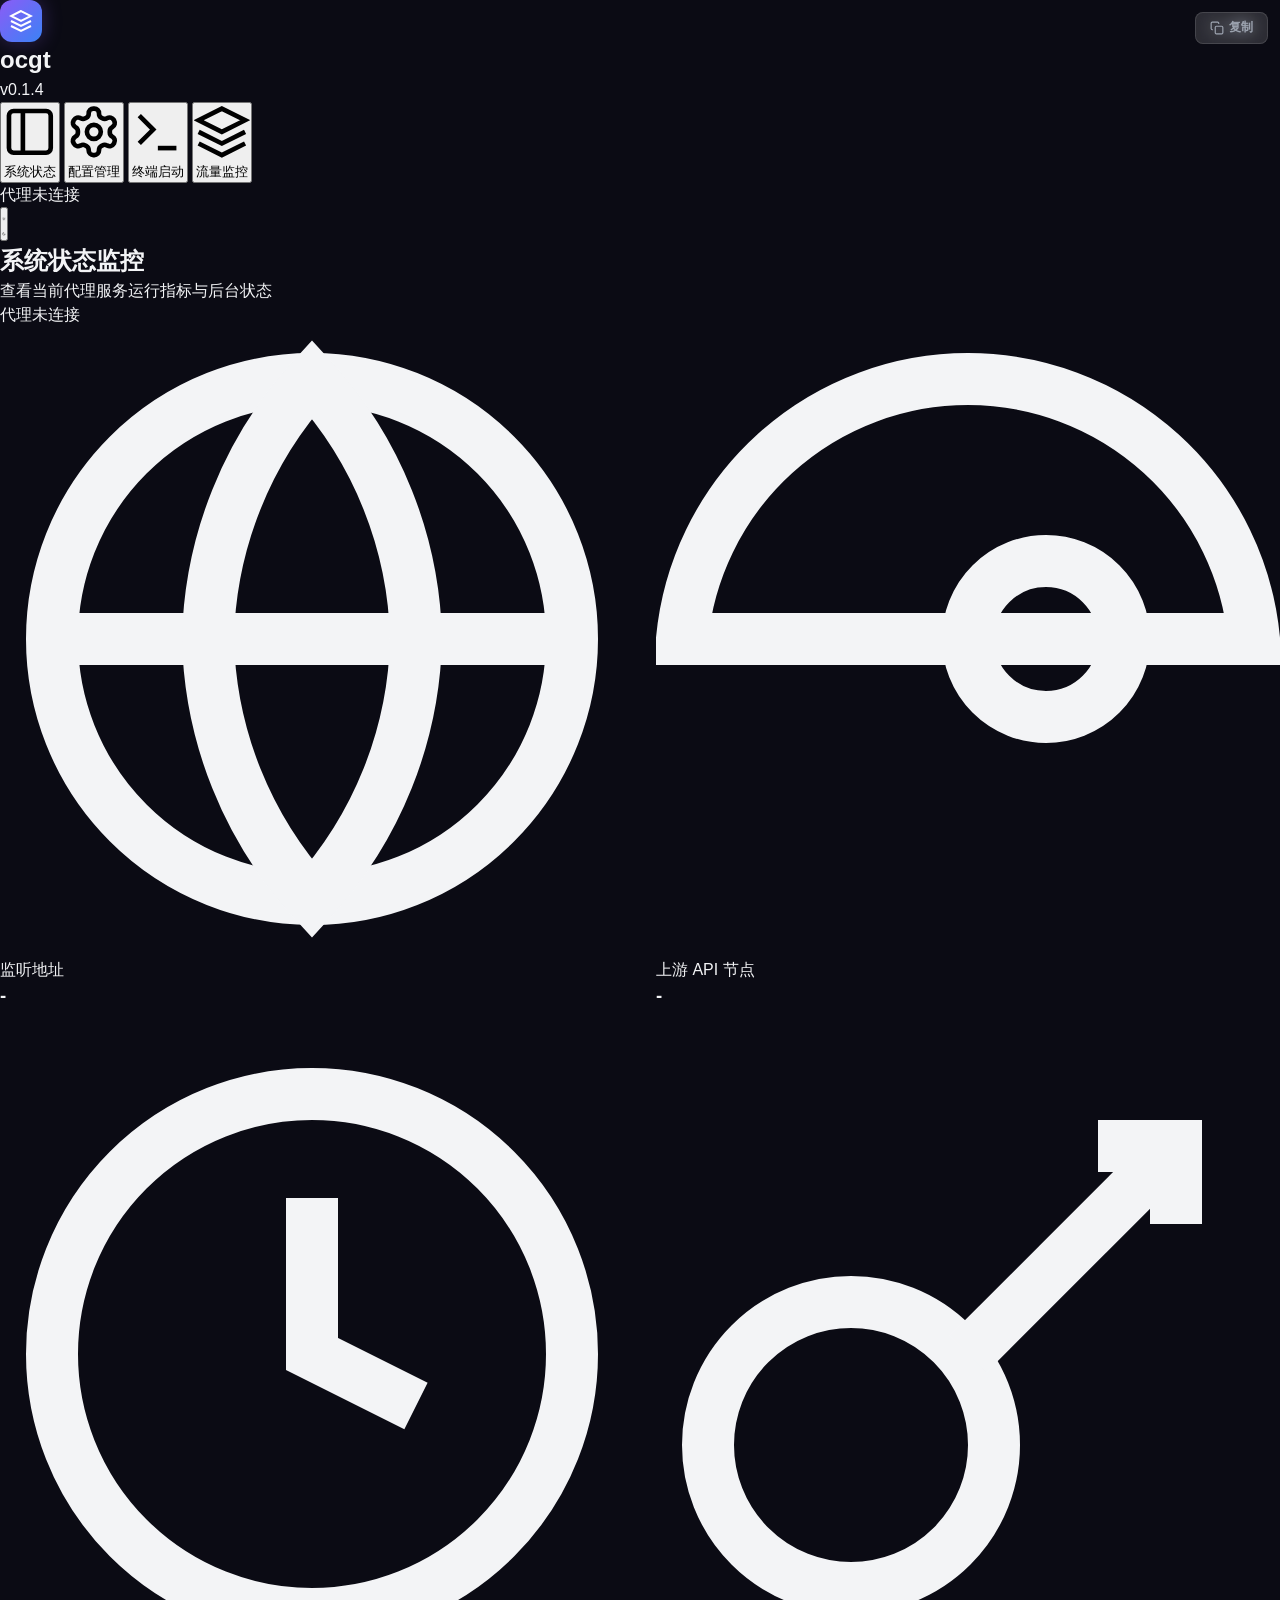
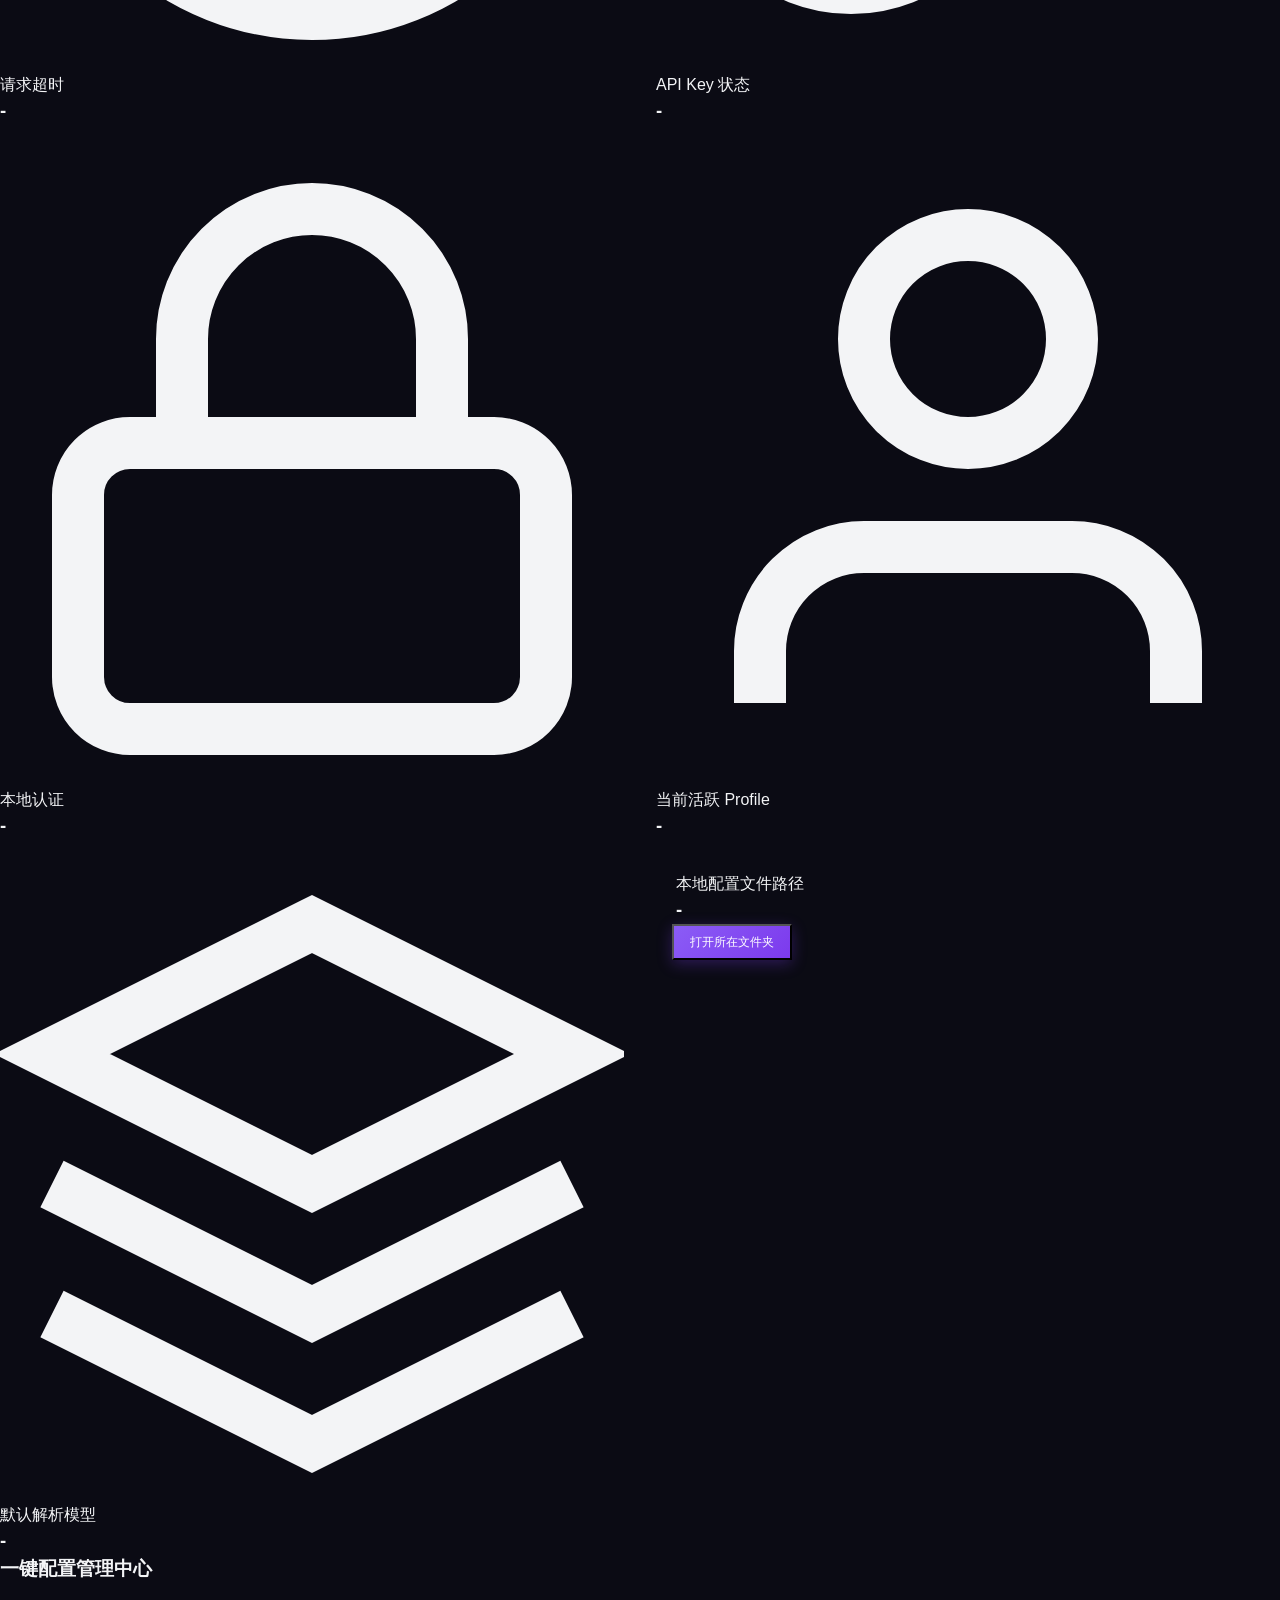
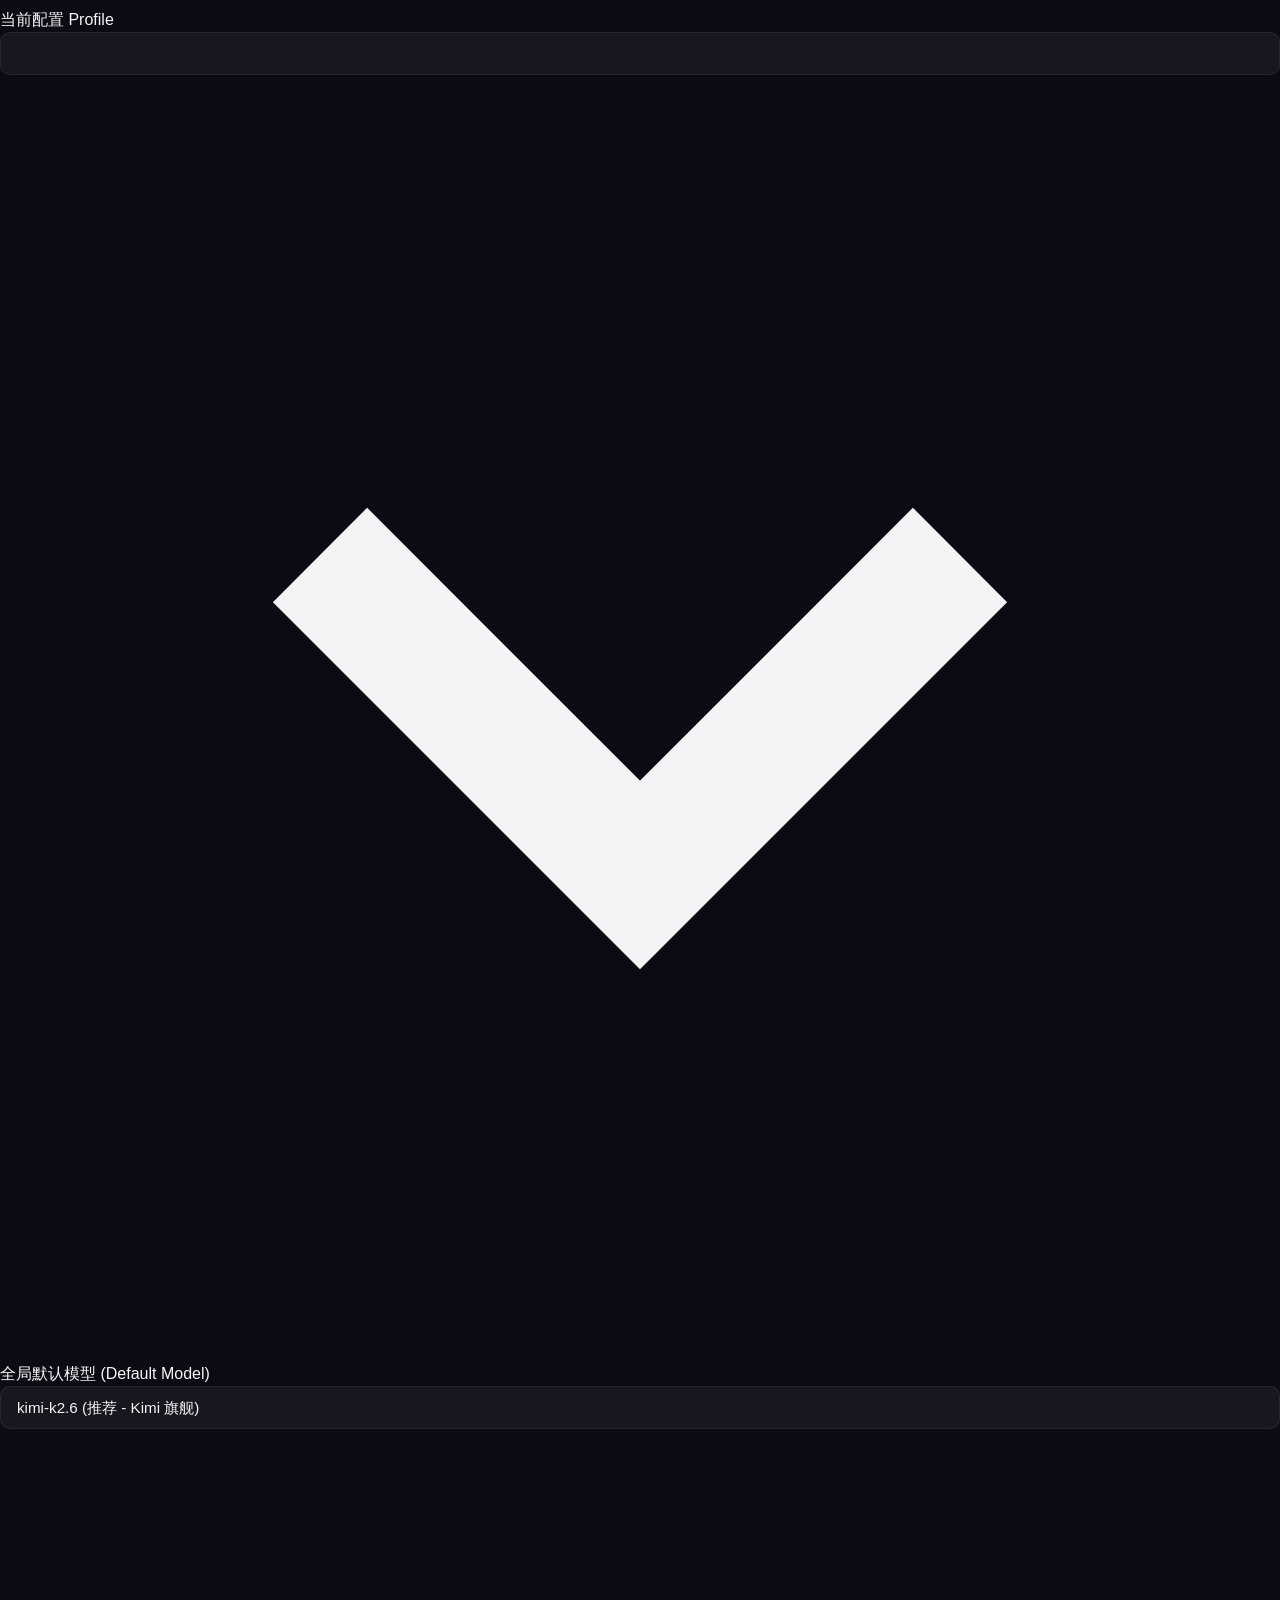
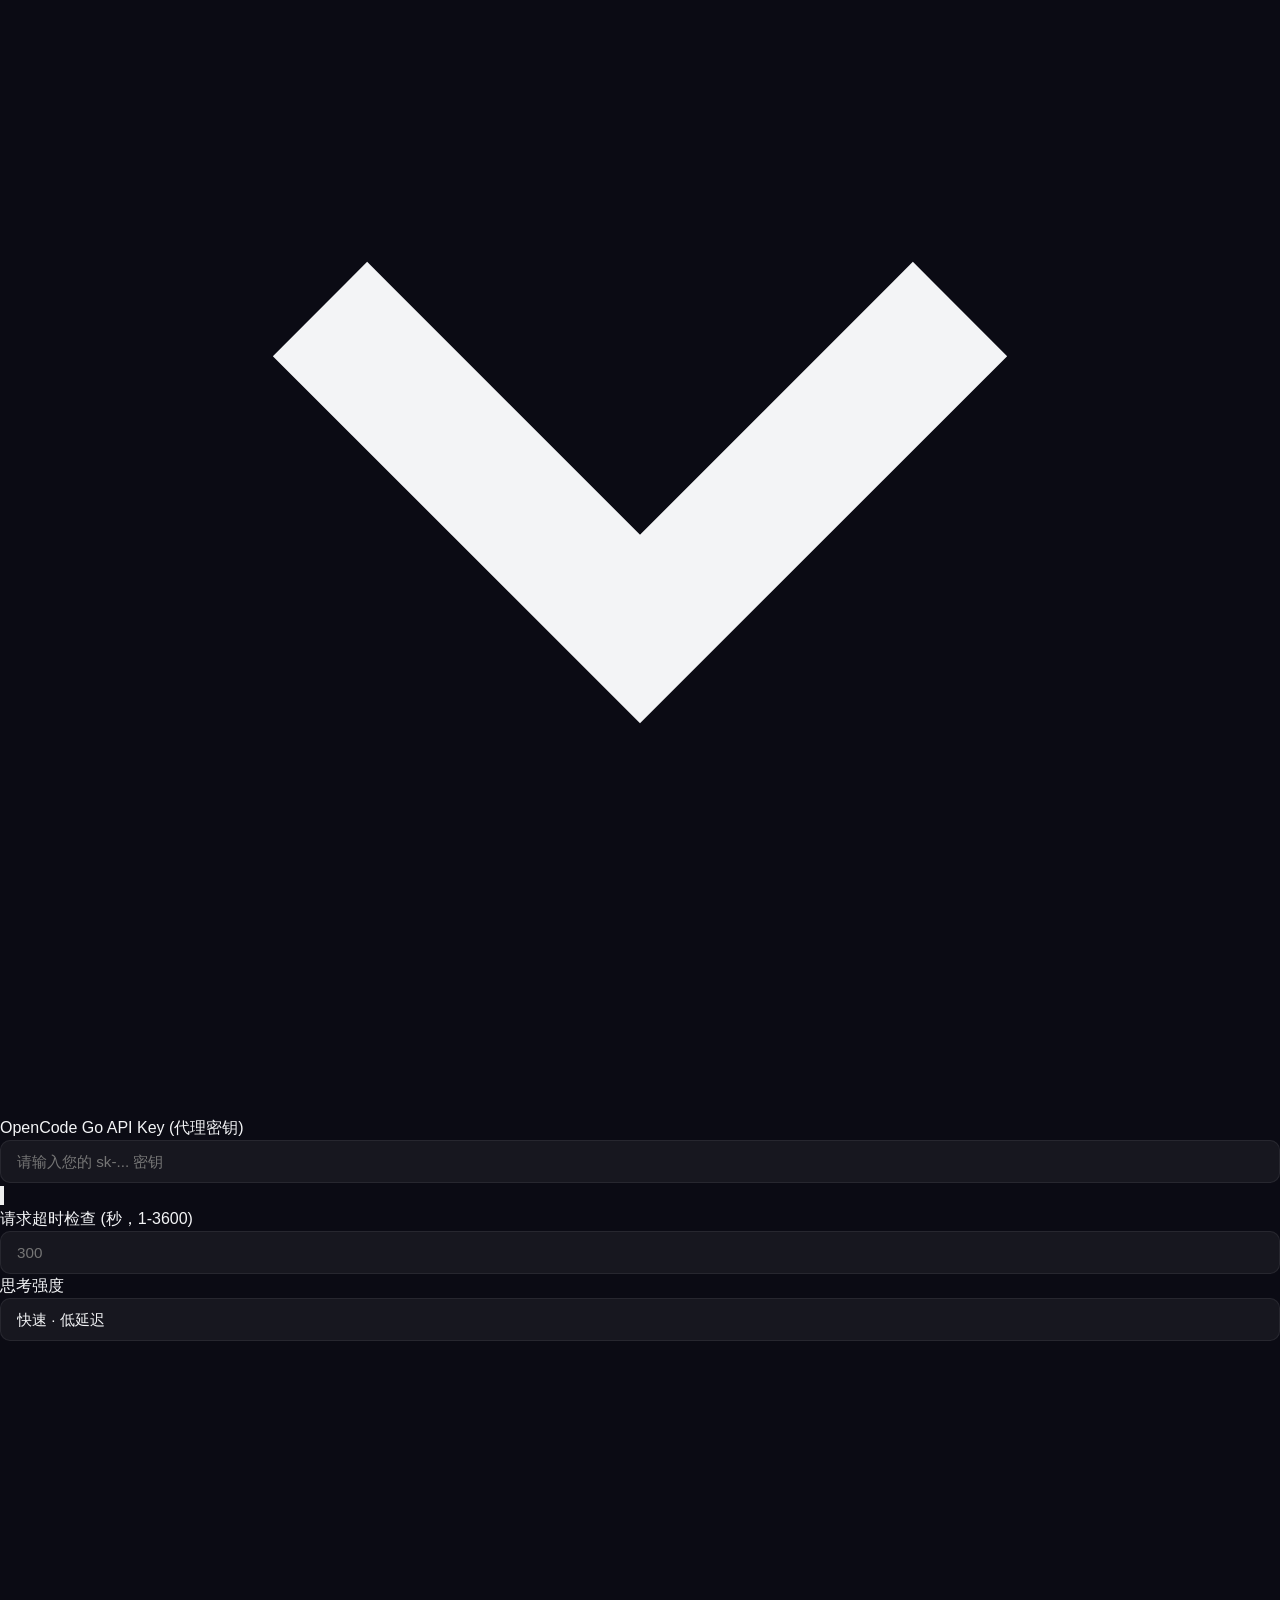
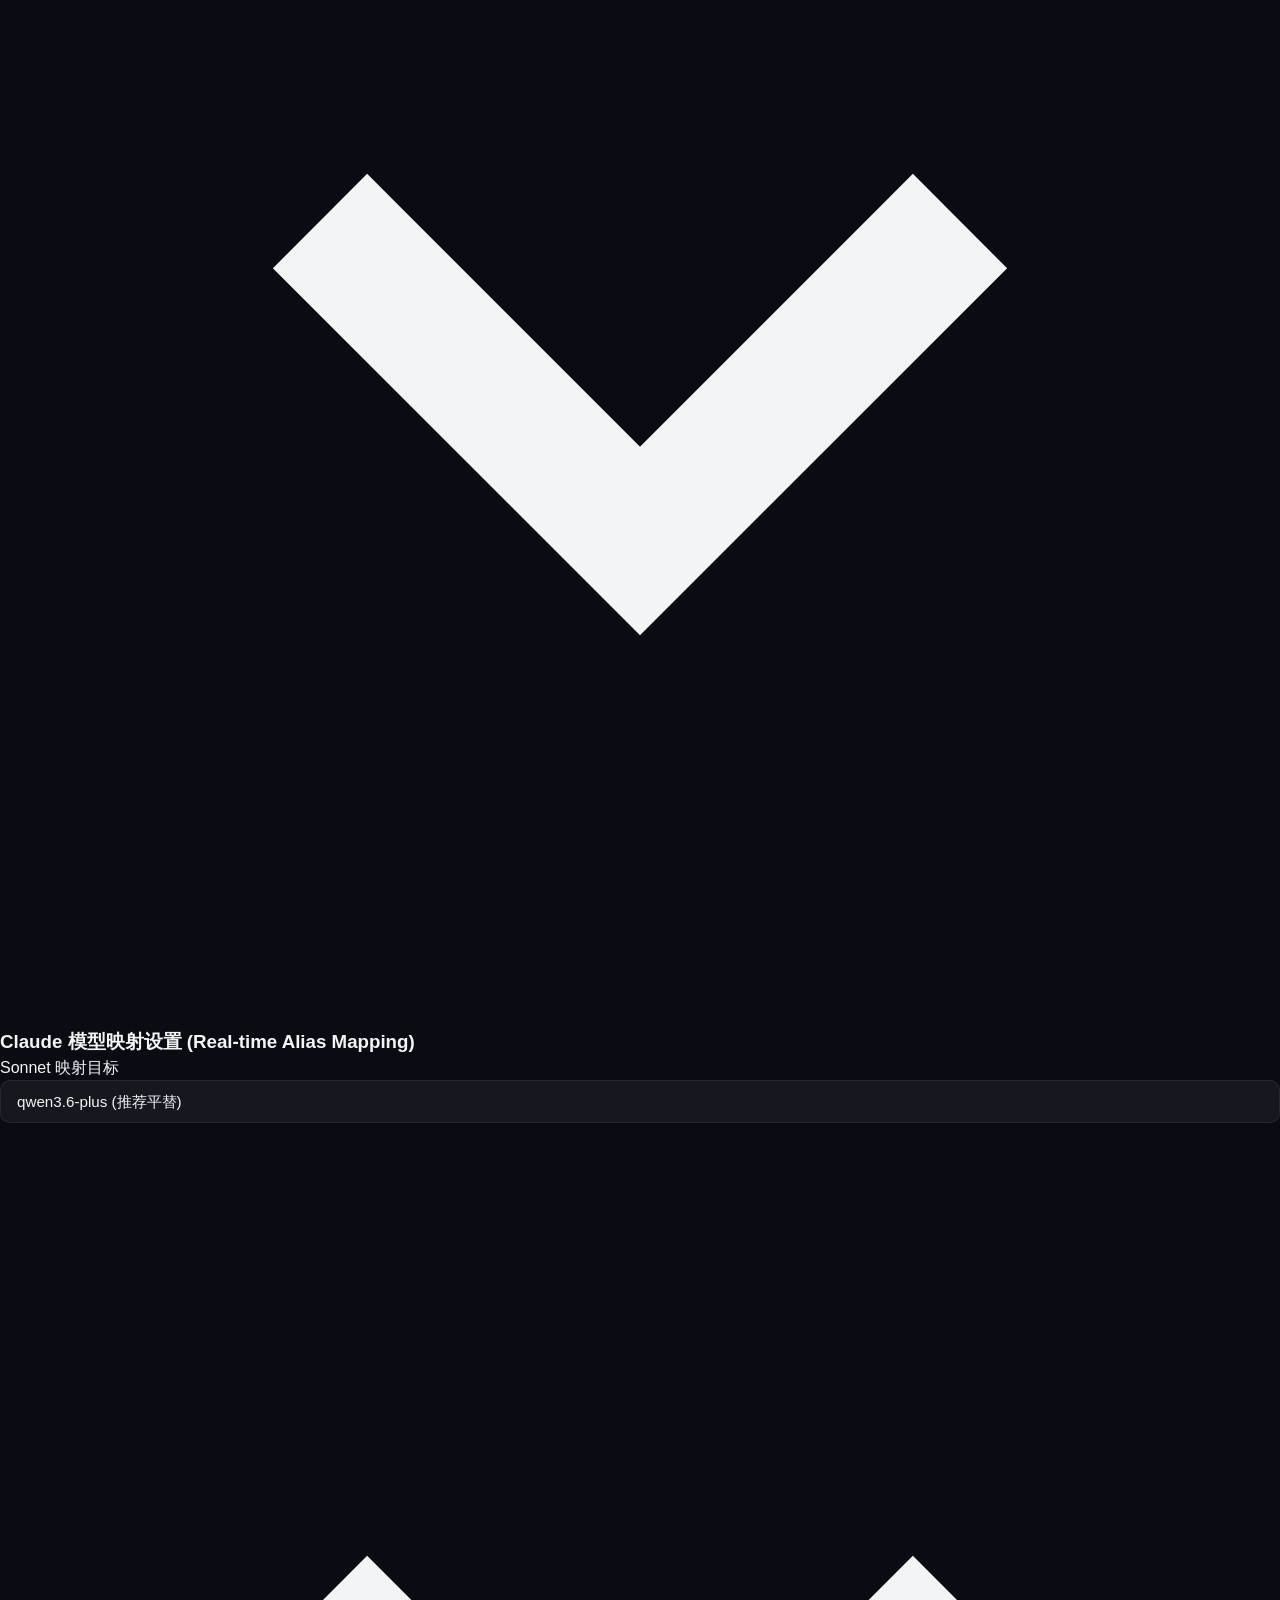
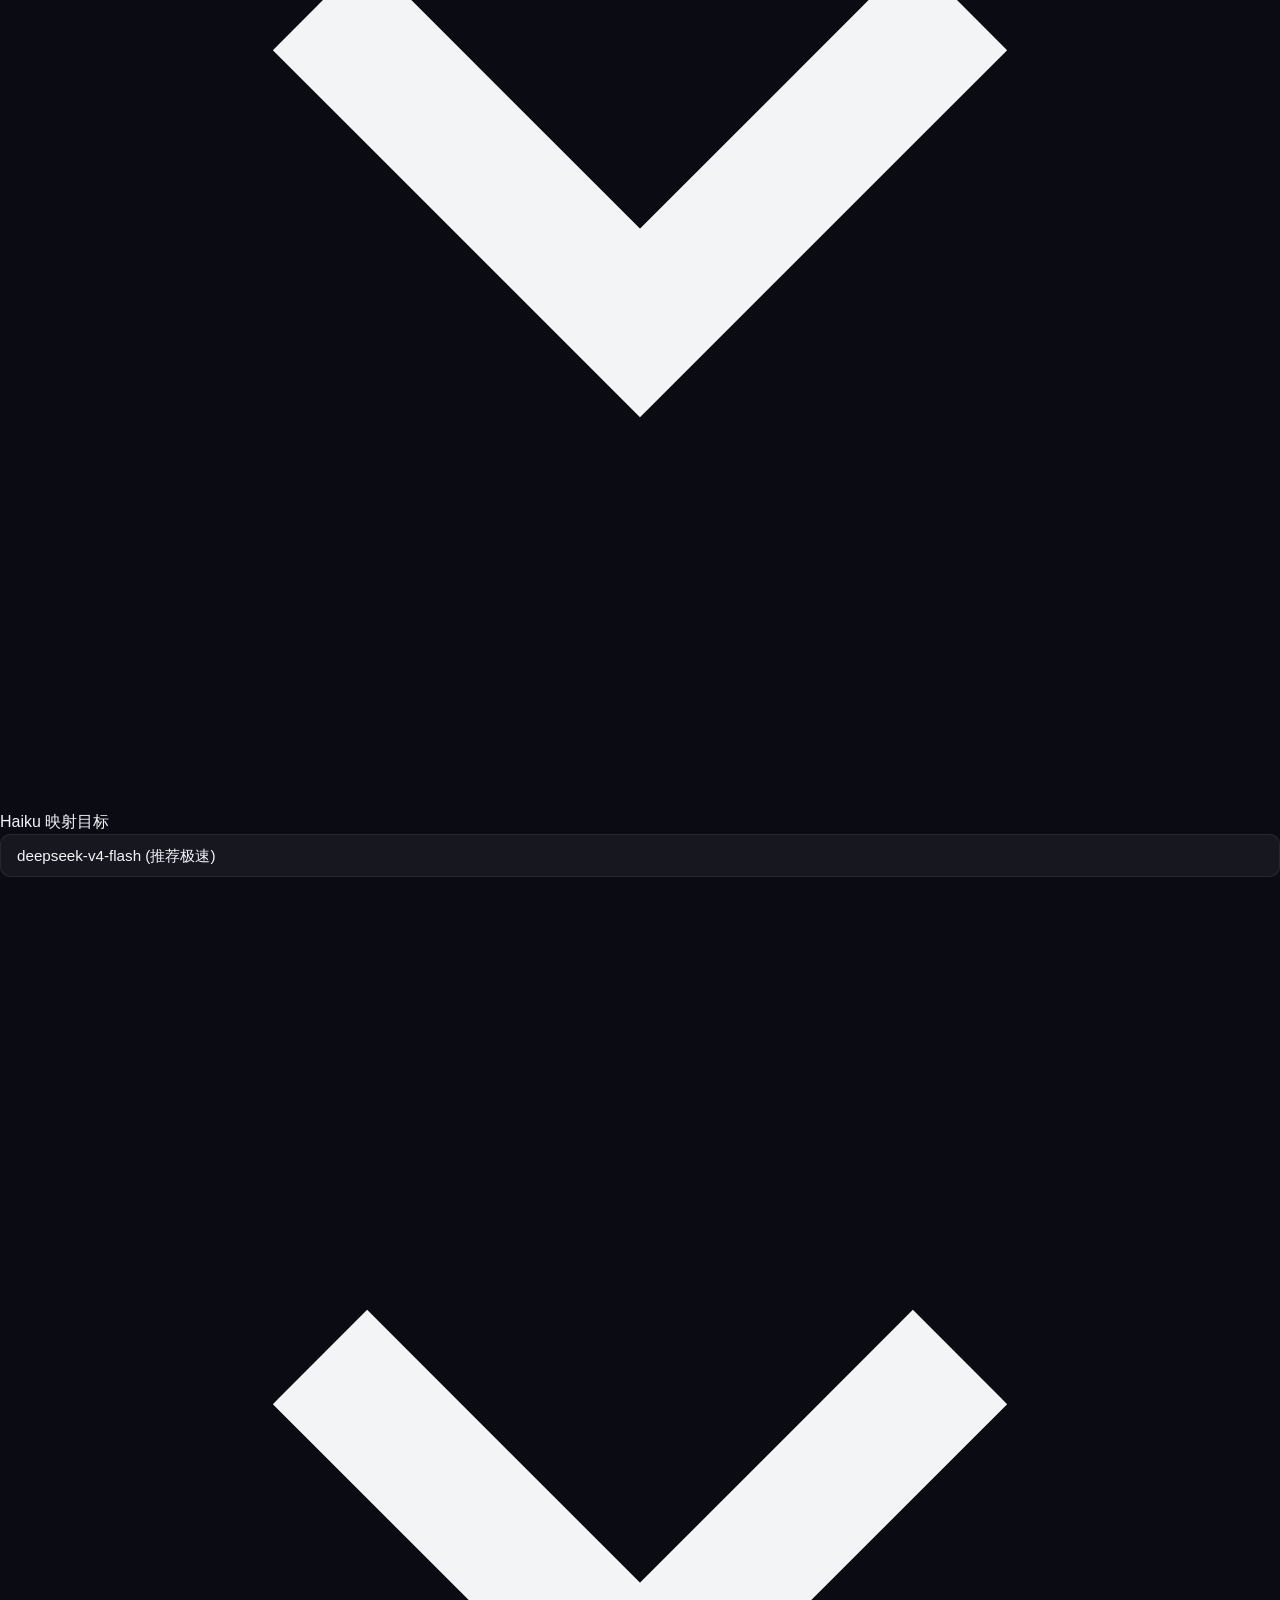
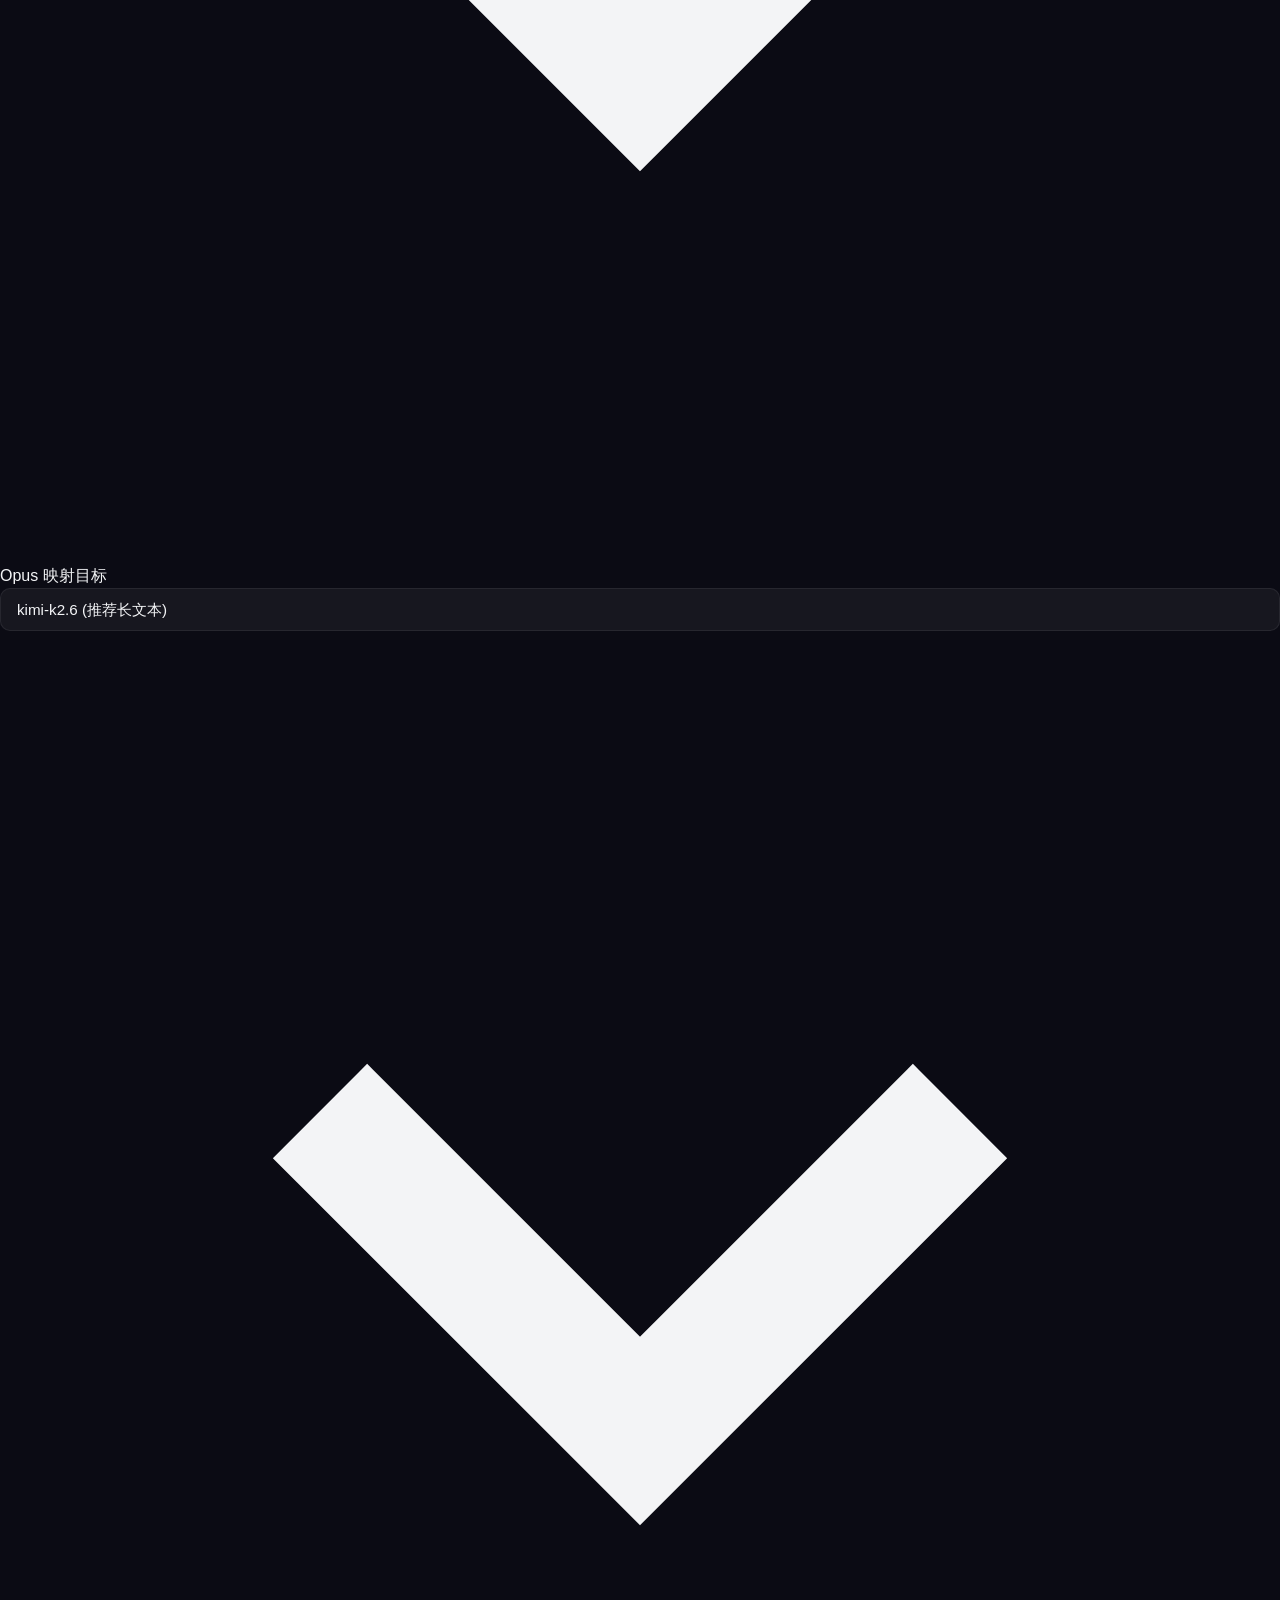
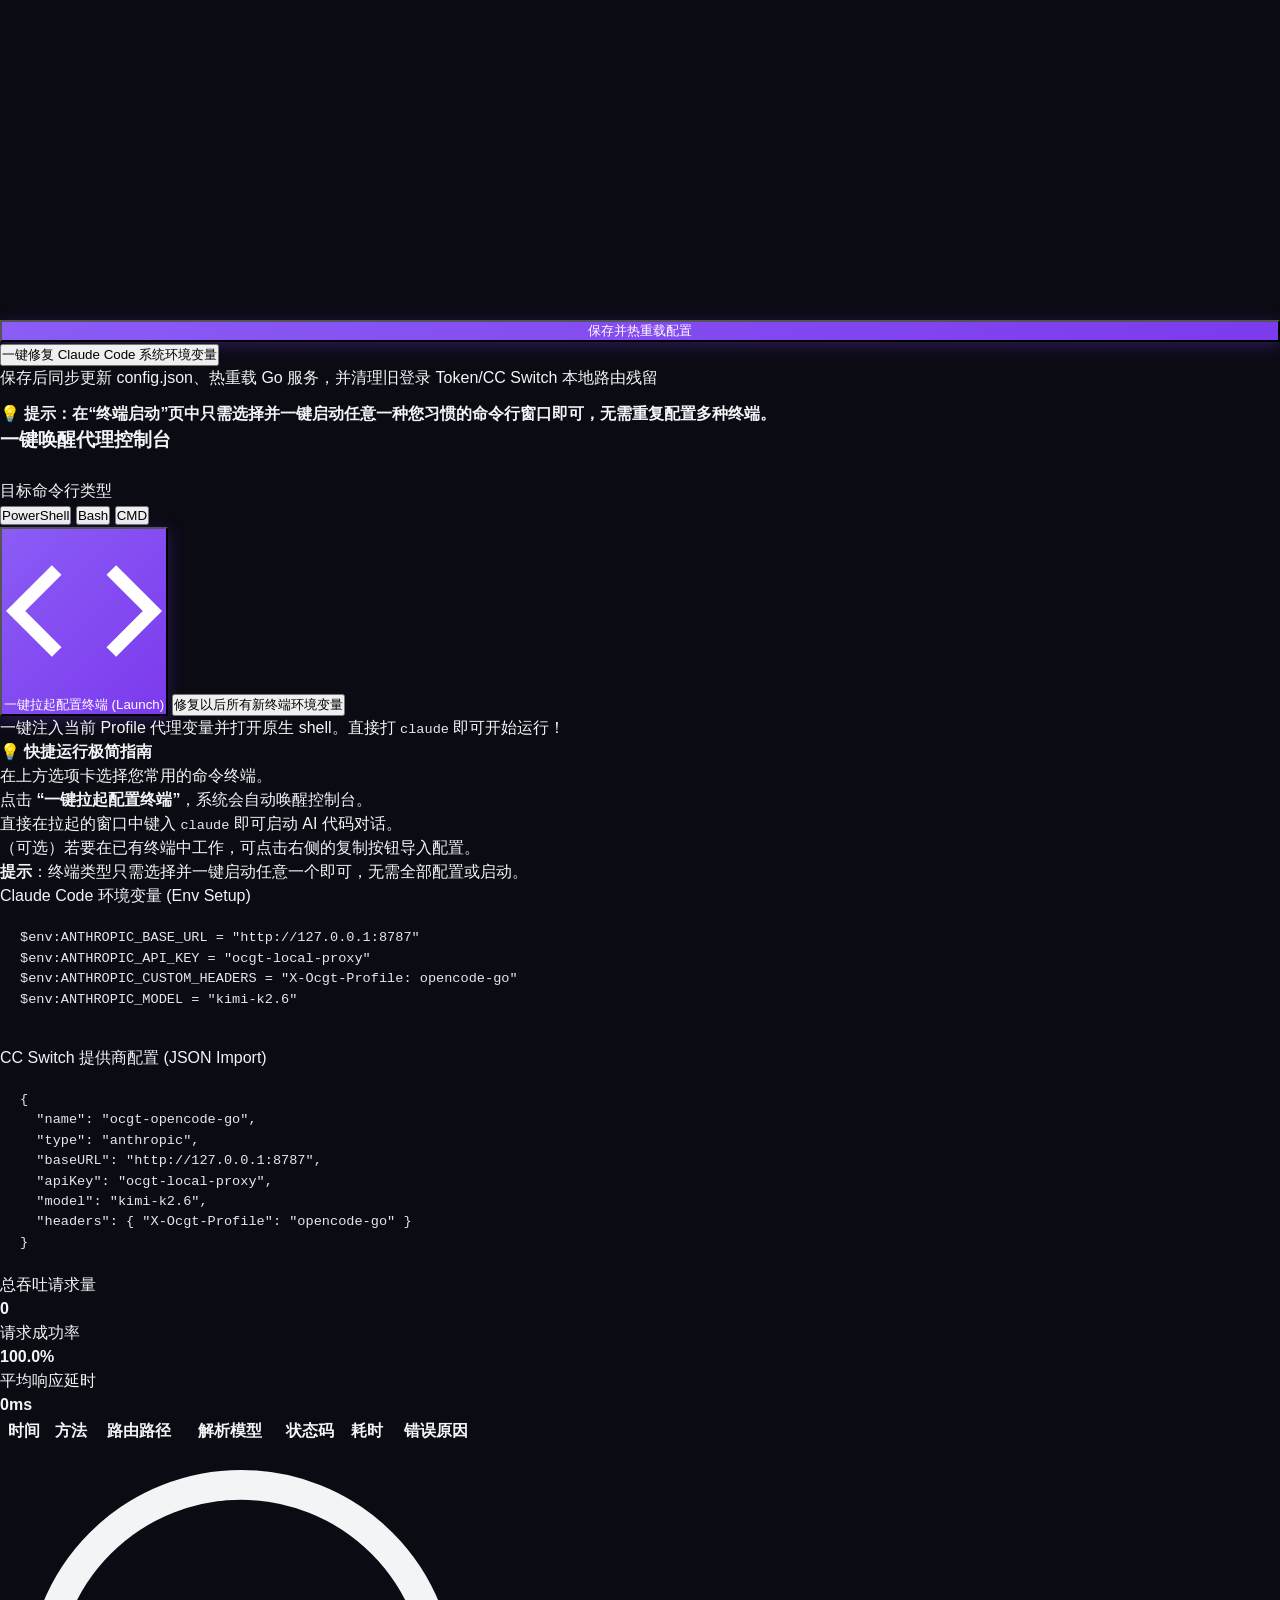
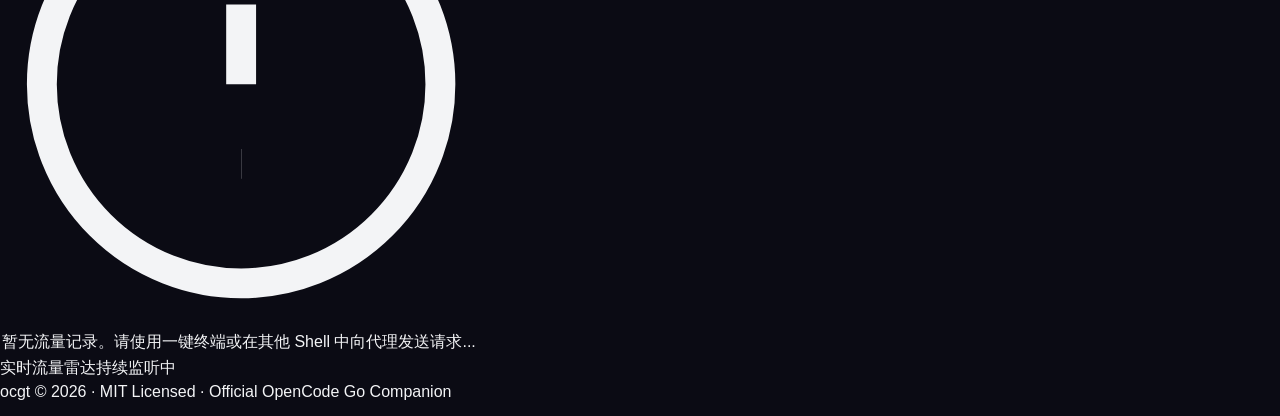
<file: internal/proxy/web/index.html>
<!DOCTYPE html>
<html lang="zh-CN">
<head>
    <meta charset="UTF-8">
    <meta name="viewport" content="width=device-width, initial-scale=1.0">
    <title>ocgt - Claude API Proxy Dashboard</title>
    <script>
        (function() {
            const savedTheme = localStorage.getItem('theme') || 'light';
            document.documentElement.setAttribute('data-theme', savedTheme);
        })();
    </script>
    <link rel="stylesheet" href="style.css">
</head>
<body>
    <div class="app">
        <!-- 1. 左侧 Sidebar 导航栏 -->
        <aside class="sidebar">
            <div class="sidebar-brand">
                <div class="logo">
                    <svg viewBox="0 0 24 24" fill="none" stroke="currentColor" stroke-width="2">
                        <path d="M12 2L2 7l10 5 10-5-10-5zM2 17l10 5 10-5M2 12l10 5 10-5"/>
                    </svg>
                </div>
                <div class="brand-title">
                    <h1>ocgt</h1>
                    <span class="version">v0.1.4</span>
                </div>
            </div>
            
            <nav class="sidebar-menu">
                <button class="nav-item active" id="btn-nav-dashboard" data-view="dashboard">
                    <svg viewBox="0 0 24 24" fill="none" stroke="currentColor" stroke-width="2"><rect x="3" y="3" width="18" height="18" rx="2"/><line x1="9" y1="3" x2="9" y2="21"/></svg>
                    <span>系统状态</span>
                </button>
                <button class="nav-item" id="btn-nav-settings" data-view="settings">
                    <svg viewBox="0 0 24 24" fill="none" stroke="currentColor" stroke-width="2"><path d="M12.22 2h-.44a2 2 0 0 0-2 2v.18a2 2 0 0 1-1 1.73l-.43.25a2 2 0 0 1-2 0l-.15-.08a2 2 0 0 0-2.73.73l-.22.38a2 2 0 0 0 .73 2.73l.15.1a2 2 0 0 1 1 1.72v.51a2 2 0 0 1-1 1.74l-.15.09a2 2 0 0 0-.73 2.73l.22.38a2 2 0 0 0 2.73.73l.15-.08a2 2 0 0 1 2 0l.43.25a2 2 0 0 1 1 1.73V20a2 2 0 0 0 2 2h.44a2 2 0 0 0 2-2v-.18a2 2 0 0 1 1-1.73l.43-.25a2 2 0 0 1 2 0l.15.08a2 2 0 0 0 2.73-.73l.22-.39a2 2 0 0 0-.73-2.73l-.15-.08a2 2 0 0 1-1-1.74v-.5a2 2 0 0 1 1-1.74l.15-.1a2 2 0 0 0 .73-2.73l-.22-.38a2 2 0 0 0-2.73-.73l-.15.08a2 2 0 0 1-2 0l-.43-.25a2 2 0 0 1-1-1.73V4a2 2 0 0 0-2-2z"/><circle cx="12" cy="12" r="3"/></svg>
                    <span>配置管理</span>
                </button>
                <button class="nav-item" id="btn-nav-terminal" data-view="terminal">
                    <svg viewBox="0 0 24 24" fill="none" stroke="currentColor" stroke-width="2"><polyline points="4 17 10 11 4 5"/><line x1="12" y1="19" x2="20" y2="19"/></svg>
                    <span>终端启动</span>
                </button>
                <button class="nav-item" id="btn-nav-history" data-view="history">
                    <svg viewBox="0 0 24 24" fill="none" stroke="currentColor" stroke-width="2"><polygon points="12 2 2 7 12 12 22 7 12 2"/><polyline points="2 17 12 22 22 17"/><polyline points="2 12 12 17 22 12"/></svg>
                    <span>流量监控</span>
                </button>
            </nav>
            
            <div class="sidebar-footer">
                <div class="status-pill" id="statusPill">
                    <span class="status-dot pulse"></span>
                    <span>代理运行中</span>
                </div>
                <button class="theme-toggle-btn" id="themeToggleBtn" title="切换主题">
                    <svg class="sun-icon" viewBox="0 0 24 24" fill="none" stroke="currentColor" stroke-width="2"><circle cx="12" cy="12" r="5"/><line x1="12" y1="1" x2="12" y2="3"/><line x1="12" y1="21" x2="12" y2="23"/><line x1="4.22" y1="4.22" x2="5.64" y2="5.64"/><line x1="18.36" y1="18.36" x2="19.78" y2="19.78"/><line x1="1" y1="12" x2="3" y2="12"/><line x1="21" y1="12" x2="23" y2="12"/><line x1="4.22" y1="19.78" x2="5.64" y2="18.36"/><line x1="18.36" y1="5.64" x2="19.78" y2="4.22"/></svg>
                    <svg class="moon-icon" viewBox="0 0 24 24" fill="none" stroke="currentColor" stroke-width="2"><path d="M21 12.79A9 9 0 1 1 11.21 3 7 7 0 0 0 21 12.79z"/></svg>
                </button>
            </div>
        </aside>

        <!-- 2. 右侧 Main Content 主面板 -->
        <main class="main-content">
            <!-- 头部状态栏 -->
            <header class="main-header">
                <div class="header-left">
                    <h2 class="view-title" id="current-view-title">系统状态监控</h2>
                    <p class="view-subtitle" id="current-view-subtitle">查看当前代理服务运行指标与后台状态</p>
                </div>
                <div class="header-right">
                    <div class="uptime-badge">
                        <span class="pulse-dot"></span>
                        <span>服务正常</span>
                    </div>
                </div>
            </header>

            <!-- 核心视图工作区 (单页容器) -->
            <div class="view-container">
                
                <!-- 🏠 视图 1：系统状态概览 (Dashboard) -->
                <section class="view active" id="view-dashboard">
                    <div class="dashboard-grid">
                        <div class="stat-card">
                            <div class="stat-icon"><svg viewBox="0 0 24 24" fill="none" stroke="currentColor" stroke-width="2"><circle cx="12" cy="12" r="10"/><line x1="2" y1="12" x2="22" y2="12"/><path d="M12 2a15.3 15.3 0 0 1 4 10 15.3 15.3 0 0 1-4 10 15.3 15.3 0 0 1-4-10 15.3 15.3 0 0 1 4-10z"/></svg></div>
                            <div class="stat-info">
                                <span class="stat-label">监听地址</span>
                                <h3 class="stat-value" id="status-listen">-</h3>
                            </div>
                        </div>
                        <div class="stat-card">
                            <div class="stat-icon"><svg viewBox="0 0 24 24" fill="none" stroke="currentColor" stroke-width="2"><path d="M23 12a11.05 11.05 0 0 0-22 0zm-5 0a3 3 0 1 1-6 0 3 3 0 0 1 6 0z"/></svg></div>
                            <div class="stat-info">
                                <span class="stat-label">上游 API 节点</span>
                                <h3 class="stat-value" id="status-upstream">-</h3>
                            </div>
                        </div>
                        <div class="stat-card">
                            <div class="stat-icon"><svg viewBox="0 0 24 24" fill="none" stroke="currentColor" stroke-width="2"><circle cx="12" cy="12" r="10"/><polyline points="12 6 12 12 16 14"/></svg></div>
                            <div class="stat-info">
                                <span class="stat-label">请求超时</span>
                                <h3 class="stat-value" id="status-timeout">-</h3>
                            </div>
                        </div>
                        <div class="stat-card">
                            <div class="stat-icon"><svg viewBox="0 0 24 24" fill="none" stroke="currentColor" stroke-width="2"><circle cx="7.5" cy="15.5" r="5.5"/><path d="M12 12l8-8"/><path d="M17 4h3v3"/></svg></div>
                            <div class="stat-info">
                                <span class="stat-label">API Key 状态</span>
                                <h3 class="stat-value" id="status-api-key">-</h3>
                            </div>
                        </div>
                        <div class="stat-card">
                            <div class="stat-icon"><svg viewBox="0 0 24 24" fill="none" stroke="currentColor" stroke-width="2"><rect x="3" y="11" width="18" height="11" rx="2" ry="2"/><path d="M7 11V7a5 5 0 0 1 10 0v4"/></svg></div>
                            <div class="stat-info">
                                <span class="stat-label">本地认证</span>
                                <h3 class="stat-value" id="status-auth">-</h3>
                            </div>
                        </div>
                        <div class="stat-card">
                            <div class="stat-icon"><svg viewBox="0 0 24 24" fill="none" stroke="currentColor" stroke-width="2"><path d="M20 21v-2a4 4 0 0 0-4-4H8a4 4 0 0 0-4 4v2"/><circle cx="12" cy="7" r="4"/></svg></div>
                            <div class="stat-info">
                                <span class="stat-label">当前活跃 Profile</span>
                                <h3 class="stat-value" id="status-profile">-</h3>
                            </div>
                        </div>
                        <div class="stat-card">
                            <div class="stat-icon"><svg viewBox="0 0 24 24" fill="none" stroke="currentColor" stroke-width="2"><polygon points="12 2 2 7 12 12 22 7 12 2"/><polyline points="2 17 12 22 22 17"/><polyline points="2 12 12 17 22 12"/></svg></div>
                            <div class="stat-info">
                                <span class="stat-label">默认解析模型</span>
                                <h3 class="stat-value mono" id="status-model">-</h3>
                            </div>
                        </div>
                        <div class="stat-card span-all" style="justify-content: space-between; align-items: center;">
                            <div style="display: flex; align-items: center; gap: 20px; overflow: hidden; flex: 1;">
                                <div class="stat-icon"><svg viewBox="0 0 24 24" fill="none" stroke="currentColor" stroke-width="2"><path d="M14 2H6a2 2 0 0 0-2 2v16a2 2 0 0 0 2 2h12a2 2 0 0 0 2-2V8z"/><polyline points="14 2 14 8 20 8"/></svg></div>
                                <div class="stat-info" style="overflow: hidden; flex: 1;">
                                    <span class="stat-label">本地配置文件路径</span>
                                    <h3 class="stat-value mono path-text" id="status-config-path">-</h3>
                                </div>
                            </div>
                            <button class="btn-primary" id="open-config-btn" style="height: 36px; padding: 0 16px; font-size: 12px; flex-shrink: 0; margin-left: 16px; white-space: nowrap;">打开所在文件夹</button>
                        </div>
                    </div>
                </section>

                <!-- ⚙️ 视图 2：配置中心 (Settings) -->
                <section class="view" id="view-settings">
                    <div class="card settings-card">
                        <h2 class="card-title">一键配置管理中心</h2>
                        <div class="field-row">
                            <div class="field">
                                <label for="profile-select">当前配置 Profile</label>
                                <div class="select-wrap">
                                    <select id="profile-select"></select>
                                    <svg class="select-arrow" viewBox="0 0 24 24" fill="none" stroke="currentColor" stroke-width="2.5"><polyline points="6 9 12 15 18 9"/></svg>
                                </div>
                            </div>
                            <div class="field">
                                <label for="default-model-input">全局默认模型 (Default Model)</label>
                                <div class="select-wrap">
                                    <select id="default-model-input">
                                        <option value="kimi-k2.6">kimi-k2.6 (推荐 - Kimi 旗舰)</option>
                                        <option value="kimi-k2.5">kimi-k2.5</option>
                                        <option value="qwen3.6-plus">qwen3.6-plus (通义千问高效)</option>
                                        <option value="qwen3.5-plus">qwen3.5-plus</option>
                                        <option value="deepseek-v4-pro">deepseek-v4-pro (深度求索通用)</option>
                                        <option value="deepseek-v4-flash">deepseek-v4-flash (极速模型)</option>
                                        <option value="glm-5.1">glm-5.1 (智谱旗舰)</option>
                                        <option value="glm-5">glm-5</option>
                                        <option value="hy3-preview">hy3-preview (混元预览)</option>
                                        <option value="mimo-v2.5-pro">mimo-v2.5-pro</option>
                                        <option value="mimo-v2.5">mimo-v2.5</option>
                                        <option value="minimax-m2.7">minimax-m2.7</option>
                                        <option value="custom">-- 自定义模型 --</option>
                                    </select>
                                    <svg class="select-arrow" viewBox="0 0 24 24" fill="none" stroke="currentColor" stroke-width="2.5"><polyline points="6 9 12 15 18 9"/></svg>
                                </div>
                            </div>
                        </div>
                        <div class="field">
                            <label for="api-key-input">OpenCode Go API Key (代理密钥)</label>
                            <div class="input-wrap">
                                <input type="password" id="api-key-input" placeholder="请输入您的 sk-... 密钥">
                                <button class="eye-btn" type="button" id="toggle-key-visibility" title="切换明文">
                                    <svg viewBox="0 0 24 24" fill="none" stroke="currentColor" stroke-width="2"><path d="M1 12s4-8 11-8 11 8 11 8-4 8-11 8-11-8-11-8z"/><circle cx="12" cy="12" r="3"/></svg>
                                </button>
                            </div>
                        </div>
                        <div class="field">
                            <label for="timeout-input">请求超时检查 (秒，1-3600)</label>
                            <input type="number" id="timeout-input" min="1" max="3600" step="1" placeholder="300">
                        </div>
                        <div class="field">
                            <label for="thinking-budget-input">思考强度</label>
                            <div class="select-wrap">
                                <select id="thinking-budget-input">
                                    <option value="256">快速 · 低延迟</option>
                                    <option value="512">均衡 · 推荐</option>
                                    <option value="1024">深度 · 复杂任务</option>
                                    <option value="2048">强力 · 重构排错</option>
                                    <option value="-1">关闭思考</option>
                                </select>
                                <svg class="select-arrow" viewBox="0 0 24 24" fill="none" stroke="currentColor" stroke-width="2.5"><polyline points="6 9 12 15 18 9"/></svg>
                            </div>
                        </div>
                        
                        <div class="mapping-section">
                            <h3 class="section-subtitle">Claude 模型映射设置 (Real-time Alias Mapping)</h3>
                            <div class="mapping-grid">
                                <div class="field">
                                    <label for="mapping-sonnet-input">Sonnet 映射目标</label>
                                    <div class="select-wrap">
                                        <select id="mapping-sonnet-input">
                                            <option value="qwen3.6-plus">qwen3.6-plus (推荐平替)</option>
                                            <option value="kimi-k2.6">kimi-k2.6</option>
                                            <option value="deepseek-v4-pro">deepseek-v4-pro</option>
                                            <option value="glm-5.1">glm-5.1</option>
                                            <option value="mimo-v2.5-pro">mimo-v2.5-pro</option>
                                            <option value="minimax-m2.7">minimax-m2.7</option>
                                            <option value="custom">-- 自定义模型 --</option>
                                        </select>
                                        <svg class="select-arrow" viewBox="0 0 24 24" fill="none" stroke="currentColor" stroke-width="2.5"><polyline points="6 9 12 15 18 9"/></svg>
                                    </div>
                                </div>
                                <div class="field">
                                    <label for="mapping-haiku-input">Haiku 映射目标</label>
                                    <div class="select-wrap">
                                        <select id="mapping-haiku-input">
                                            <option value="deepseek-v4-flash">deepseek-v4-flash (推荐极速)</option>
                                            <option value="qwen3.5-plus">qwen3.5-plus</option>
                                            <option value="mimo-v2.5">mimo-v2.5</option>
                                            <option value="kimi-k2.5">kimi-k2.5</option>
                                            <option value="glm-5">glm-5</option>
                                            <option value="custom">-- 自定义模型 --</option>
                                        </select>
                                        <svg class="select-arrow" viewBox="0 0 24 24" fill="none" stroke="currentColor" stroke-width="2.5"><polyline points="6 9 12 15 18 9"/></svg>
                                    </div>
                                </div>
                                <div class="field">
                                    <label for="mapping-opus-input">Opus 映射目标</label>
                                    <div class="select-wrap">
                                        <select id="mapping-opus-input">
                                            <option value="kimi-k2.6">kimi-k2.6 (推荐长文本)</option>
                                            <option value="qwen3.6-plus">qwen3.6-plus</option>
                                            <option value="deepseek-v4-pro">deepseek-v4-pro</option>
                                            <option value="glm-5.1">glm-5.1</option>
                                            <option value="mimo-v2.5-pro">mimo-v2.5-pro</option>
                                            <option value="minimax-m2.7">minimax-m2.7</option>
                                            <option value="custom">-- 自定义模型 --</option>
                                        </select>
                                        <svg class="select-arrow" viewBox="0 0 24 24" fill="none" stroke="currentColor" stroke-width="2.5"><polyline points="6 9 12 15 18 9"/></svg>
                                    </div>
                                </div>
                            </div>
                        </div>
                        
                        <div class="config-actions">
                            <button class="btn-primary" id="save-all-config-btn" style="width: 100%;">保存并热重载配置</button>
                            <button class="btn-secondary full-action-btn" id="install-env-btn" type="button">一键修复 Claude Code 系统环境变量</button>
                            <p class="hint">保存后同步更新 config.json、热重载 Go 服务，并清理旧登录 Token/CC Switch 本地路由残留</p>
                            <p class="hint" style="margin-top: 12px; color: var(--accent); font-weight: 600;">💡 提示：在“终端启动”页中只需选择并一键启动任意一种您习惯的命令行窗口即可，无需重复配置多种终端。</p>
                        </div>
                    </div>
                </section>

                <!-- 💻 视图 3：终端拉起 & 变量导入 (Terminal) -->
                <section class="view" id="view-terminal">
                    <div class="terminal-layout">
                        <!-- 左栏：一键终端启动 -->
                        <div class="terminal-left">
                            <div class="card terminal-card">
                                <h2 class="card-title">一键唤醒代理控制台</h2>
                                <div class="shell-tabs-container">
                                    <label class="field-title-label">目标命令行类型</label>
                                    <div class="shell-tabs" id="shell-tabs">
                                        <button class="shell-tab active" data-shell="powershell">PowerShell</button>
                                        <button class="shell-tab" data-shell="bash">Bash</button>
                                        <button class="shell-tab" data-shell="cmd">CMD</button>
                                    </div>
                                </div>
                                
                                <div class="launch-action-zone">
                                    <button class="btn-primary btn-launch-terminal" id="launch-terminal-btn">
                                        <svg class="launch-icon" viewBox="0 0 24 24" fill="none" stroke="currentColor" stroke-width="2"><polyline points="16 18 22 12 16 6"/><polyline points="8 6 2 12 8 18"/></svg>
                                        一键拉起配置终端 (Launch)
                                    </button>
                                    <button class="btn-secondary full-action-btn" id="install-env-terminal-btn" type="button">修复以后所有新终端环境变量</button>
                                    <p class="hint">一键注入当前 Profile 代理变量并打开原生 shell。直接打 <code>claude</code> 即可开始运行！</p>
                                </div>

                                <div class="guide-box">
                                    <h4>💡 快捷运行极简指南</h4>
                                    <ol class="guide-list">
                                        <li>在上方选项卡选择您常用的命令终端。</li>
                                        <li>点击 <b>“一键拉起配置终端”</b>，系统会自动唤醒控制台。</li>
                                        <li>直接在拉起的窗口中键入 <code>claude</code> 即可启动 AI 代码对话。</li>
                                        <li>（可选）若要在已有终端中工作，可点击右侧的复制按钮导入配置。</li>
                                        <li><b>提示</b>：终端类型只需选择并一键启动任意一个即可，无需全部配置或启动。</li>
                                    </ol>
                                </div>
                            </div>
                        </div>
                        
                        <!-- 右栏：环境变量展示（完美解决重叠问题） -->
                        <div class="terminal-right">
                            <div class="card code-card">
                                <div class="code-header">
                                    <span class="code-title">Claude Code 环境变量 (Env Setup)</span>
                                    <button class="copy-btn" id="copy-env-btn">
                                        <svg viewBox="0 0 24 24" fill="none" stroke="currentColor" stroke-width="2"><rect x="9" y="9" width="13" height="13" rx="2"/><path d="M5 15H4a2 2 0 0 1-2-2V4a2 2 0 0 1 2-2h9a2 2 0 0 1 2 2v1"/></svg>
                                        <span>复制</span>
                                    </button>
                                </div>
                                <div class="code-body">
                                    <pre id="env-code-pre"><code id="env-code-block">$env:ANTHROPIC_BASE_URL = "http://127.0.0.1:8787"
$env:ANTHROPIC_API_KEY = "ocgt-local-proxy"
$env:ANTHROPIC_CUSTOM_HEADERS = "X-Ocgt-Profile: opencode-go"
$env:ANTHROPIC_MODEL = "kimi-k2.6"</code></pre>
                                </div>
                            </div>

                            <div class="card code-card" style="margin-top: 16px;">
                                <div class="code-header">
                                    <span class="code-title">CC Switch 提供商配置 (JSON Import)</span>
                                    <button class="copy-btn" id="copy-ccswitch-btn">
                                        <svg viewBox="0 0 24 24" fill="none" stroke="currentColor" stroke-width="2"><rect x="9" y="9" width="13" height="13" rx="2"/><path d="M5 15H4a2 2 0 0 1-2-2V4a2 2 0 0 1 2-2h9a2 2 0 0 1 2 2v1"/></svg>
                                        <span>复制</span>
                                    </button>
                                </div>
                                <div class="code-body">
                                    <pre id="ccswitch-code-pre"><code id="ccswitch-code-block">{
  "name": "ocgt-opencode-go",
  "type": "anthropic",
  "baseURL": "http://127.0.0.1:8787",
  "apiKey": "ocgt-local-proxy",
  "model": "kimi-k2.6",
  "headers": { "X-Ocgt-Profile": "opencode-go" }
}</code></pre>
                                </div>
                            </div>
                        </div>
                    </div>
                </section>

                <!-- 📊 视图 4：实时流量监控 (History Logs) -->
                <section class="view" id="view-history">
                    <div class="traffic-panel">
                        <!-- 顶部监控统计卡 -->
                        <div class="traffic-stats">
                            <div class="stat-mini-card">
                                <span class="stat-mini-label">总吞吐请求量</span>
                                <h4 class="stat-mini-value" id="traffic-stat-total">0</h4>
                            </div>
                            <div class="stat-mini-card">
                                <span class="stat-mini-label">请求成功率</span>
                                <h4 class="stat-mini-value success" id="traffic-stat-success">100.0%</h4>
                            </div>
                            <div class="stat-mini-card">
                                <span class="stat-mini-label">平均响应延时</span>
                                <h4 class="stat-mini-value" id="traffic-stat-latency">0ms</h4>
                            </div>
                        </div>

                        <!-- 表格监控区域 -->
                        <div class="traffic-table-container">
                            <div class="table-wrap">
                                <table class="data-table">
                                    <thead>
                                        <tr>
                                            <th>时间</th>
                                            <th>方法</th>
                                            <th>路由路径</th>
                                            <th>解析模型</th>
                                            <th>状态码</th>
                                            <th>耗时</th>
                                            <th>错误原因</th>
                                        </tr>
                                    </thead>
                                    <tbody id="history-tbody">
                                        <tr class="empty-row">
                                            <td colspan="7">
                                                <div class="empty-state">
                                                    <svg viewBox="0 0 24 24" fill="none" stroke="currentColor" stroke-width="1.5">
                                                        <circle cx="12" cy="12" r="10"/><line x1="12" y1="8" x2="12" y2="12"/><line x1="12" y1="16" x2="12.01" y2="16"/>
                                                    </svg>
                                                    暂无流量记录。请使用一键终端或在其他 Shell 中向代理发送请求...
                                                </div>
                                            </td>
                                        </tr>
                                    </tbody>
                                </table>
                            </div>
                        </div>
                        
                        <div class="traffic-footer">
                            <div class="live-tag">
                                <span class="live-dot"></span>
                                <span>实时流量雷达持续监听中</span>
                            </div>
                        </div>
                    </div>
                </section>

            </div>
            
            <footer class="footer-bar">
                <span>ocgt &copy; 2026 &middot; MIT Licensed &middot; Official OpenCode Go Companion</span>
            </footer>
        </main>
    </div>
    <script src="app.js"></script>
</body>
</html>
</file>
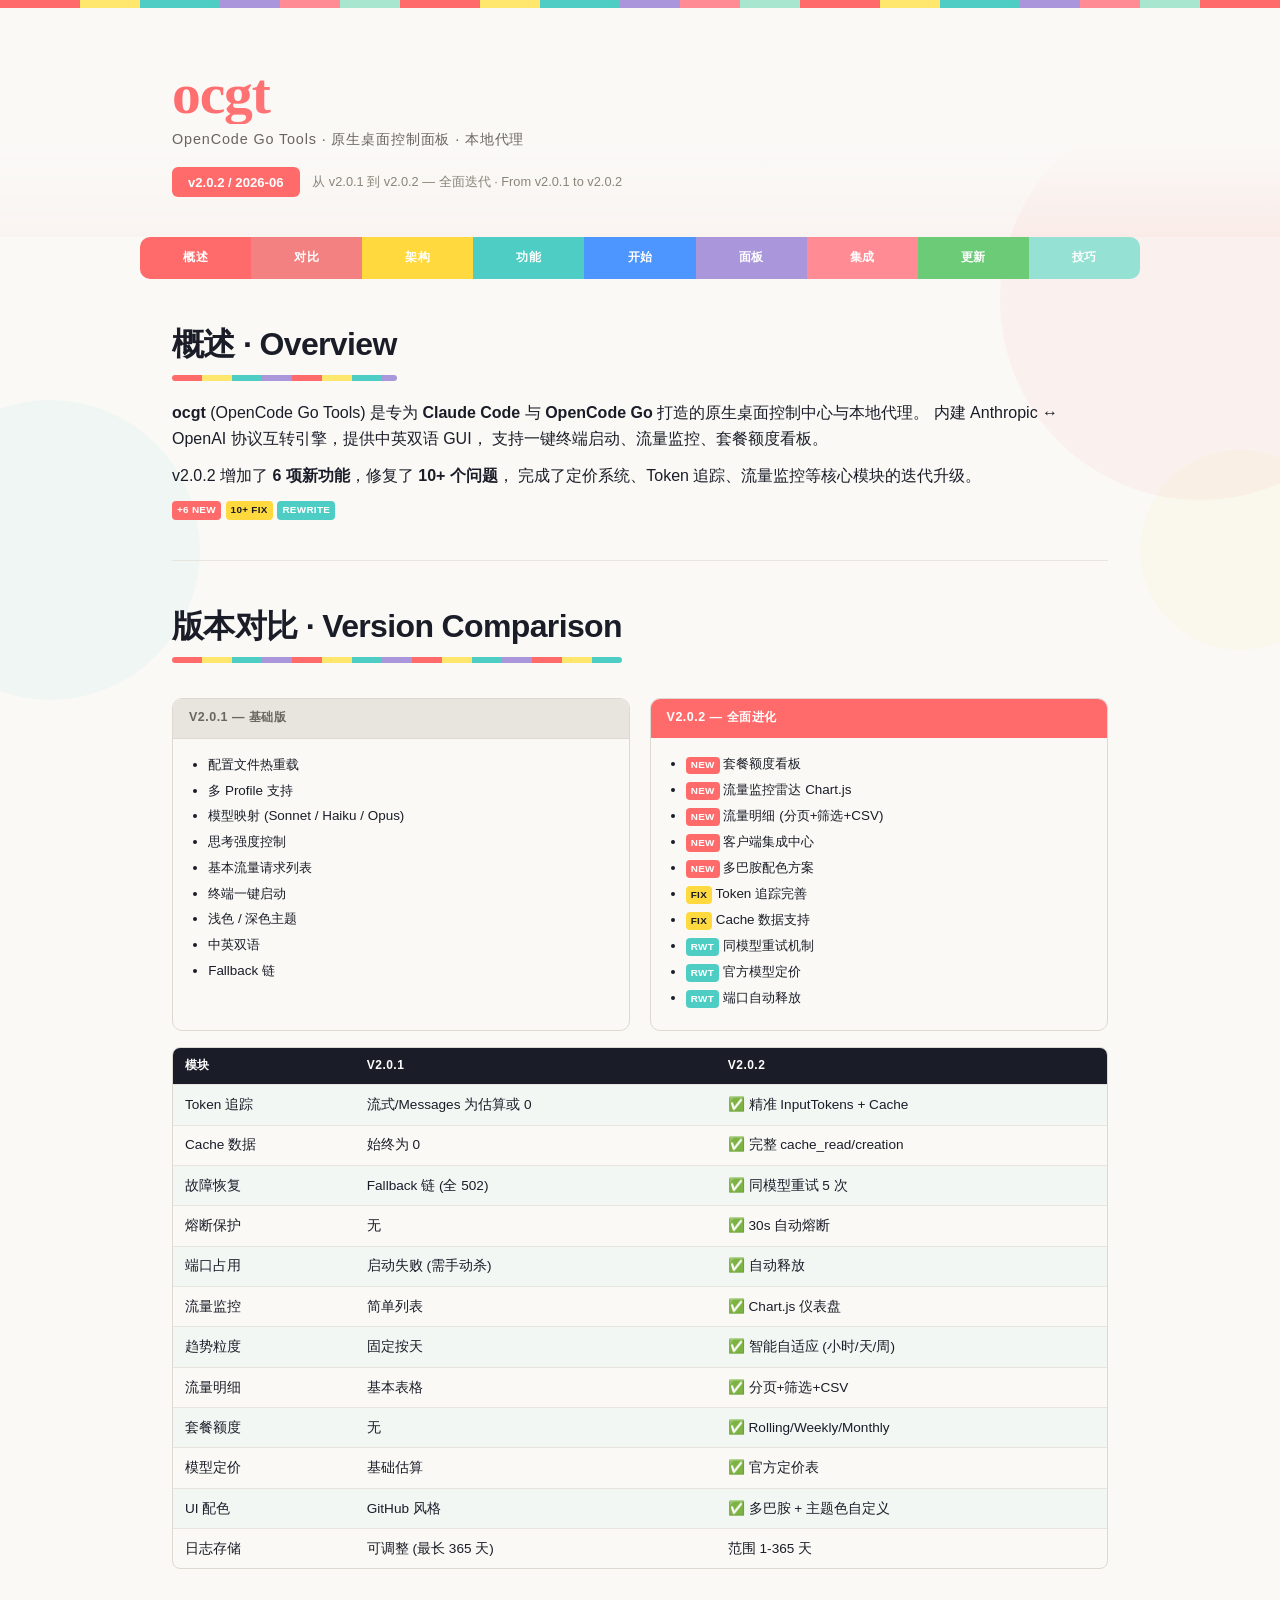
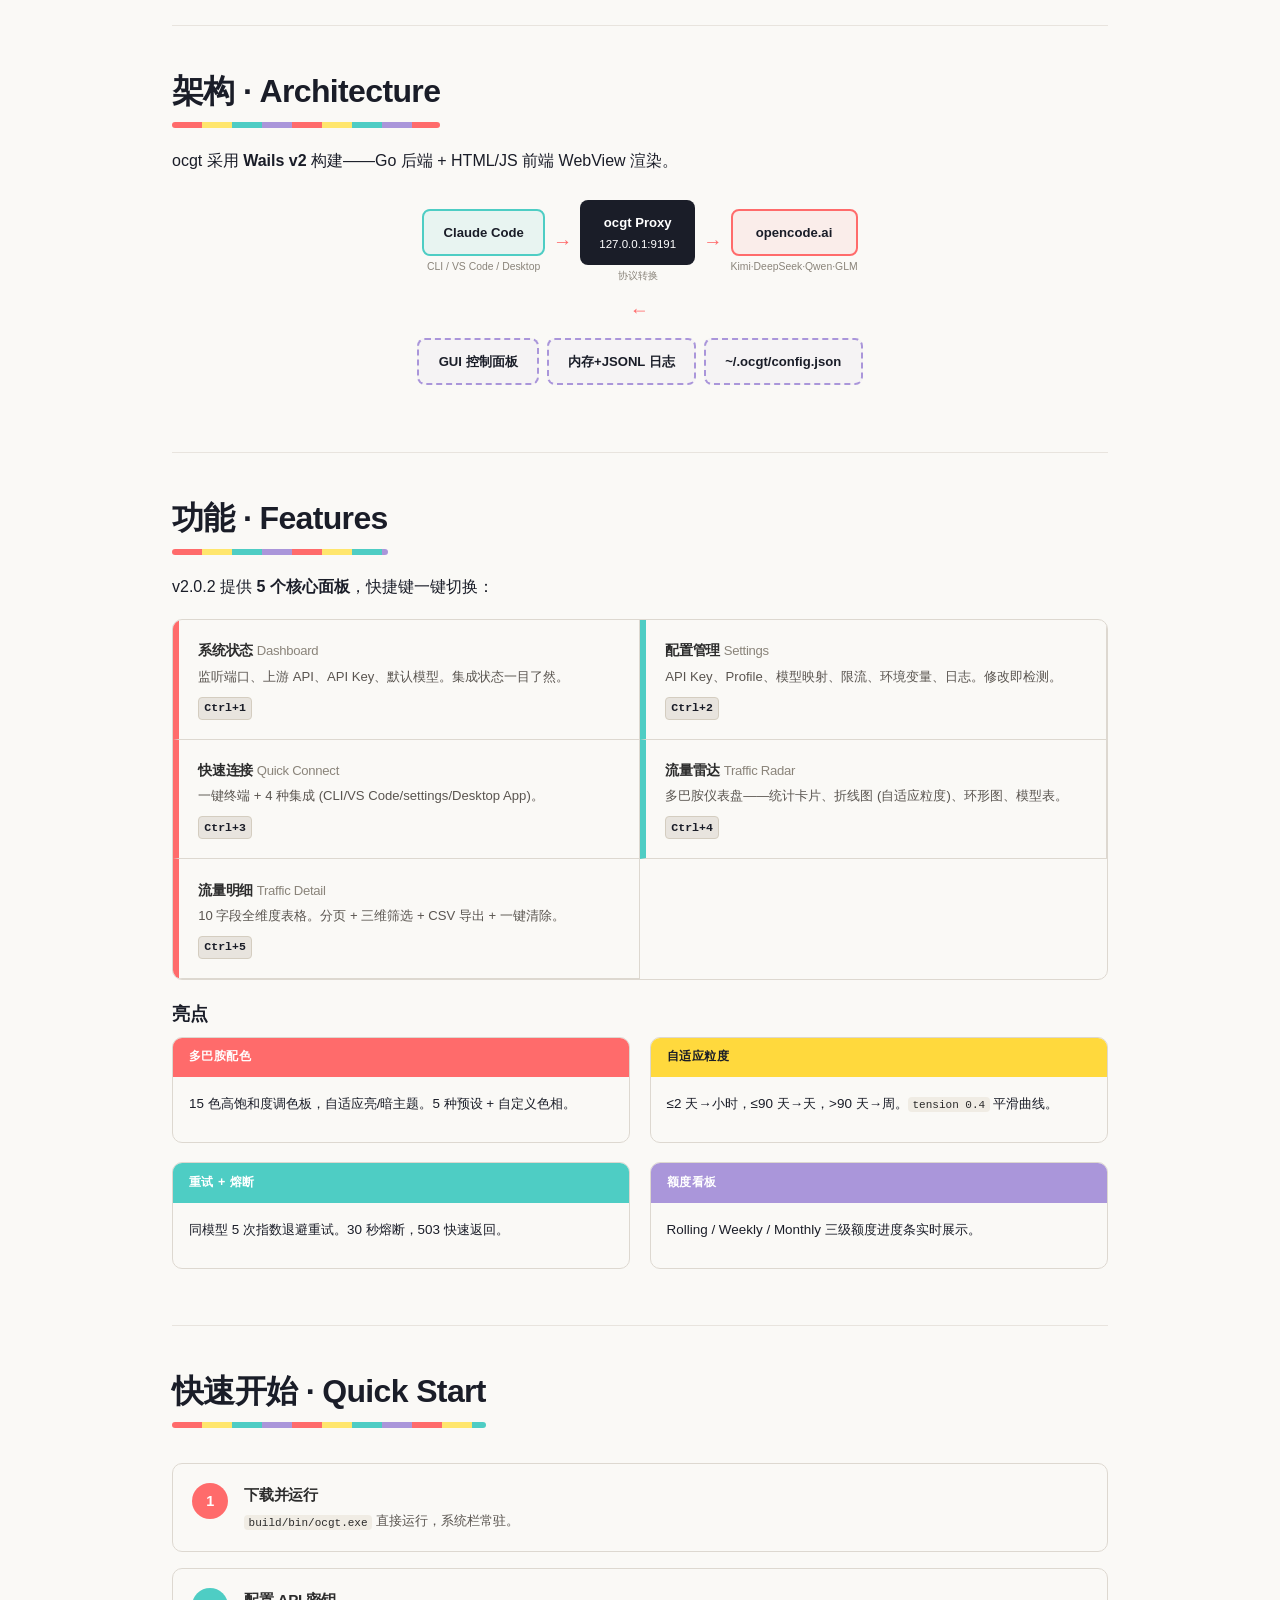
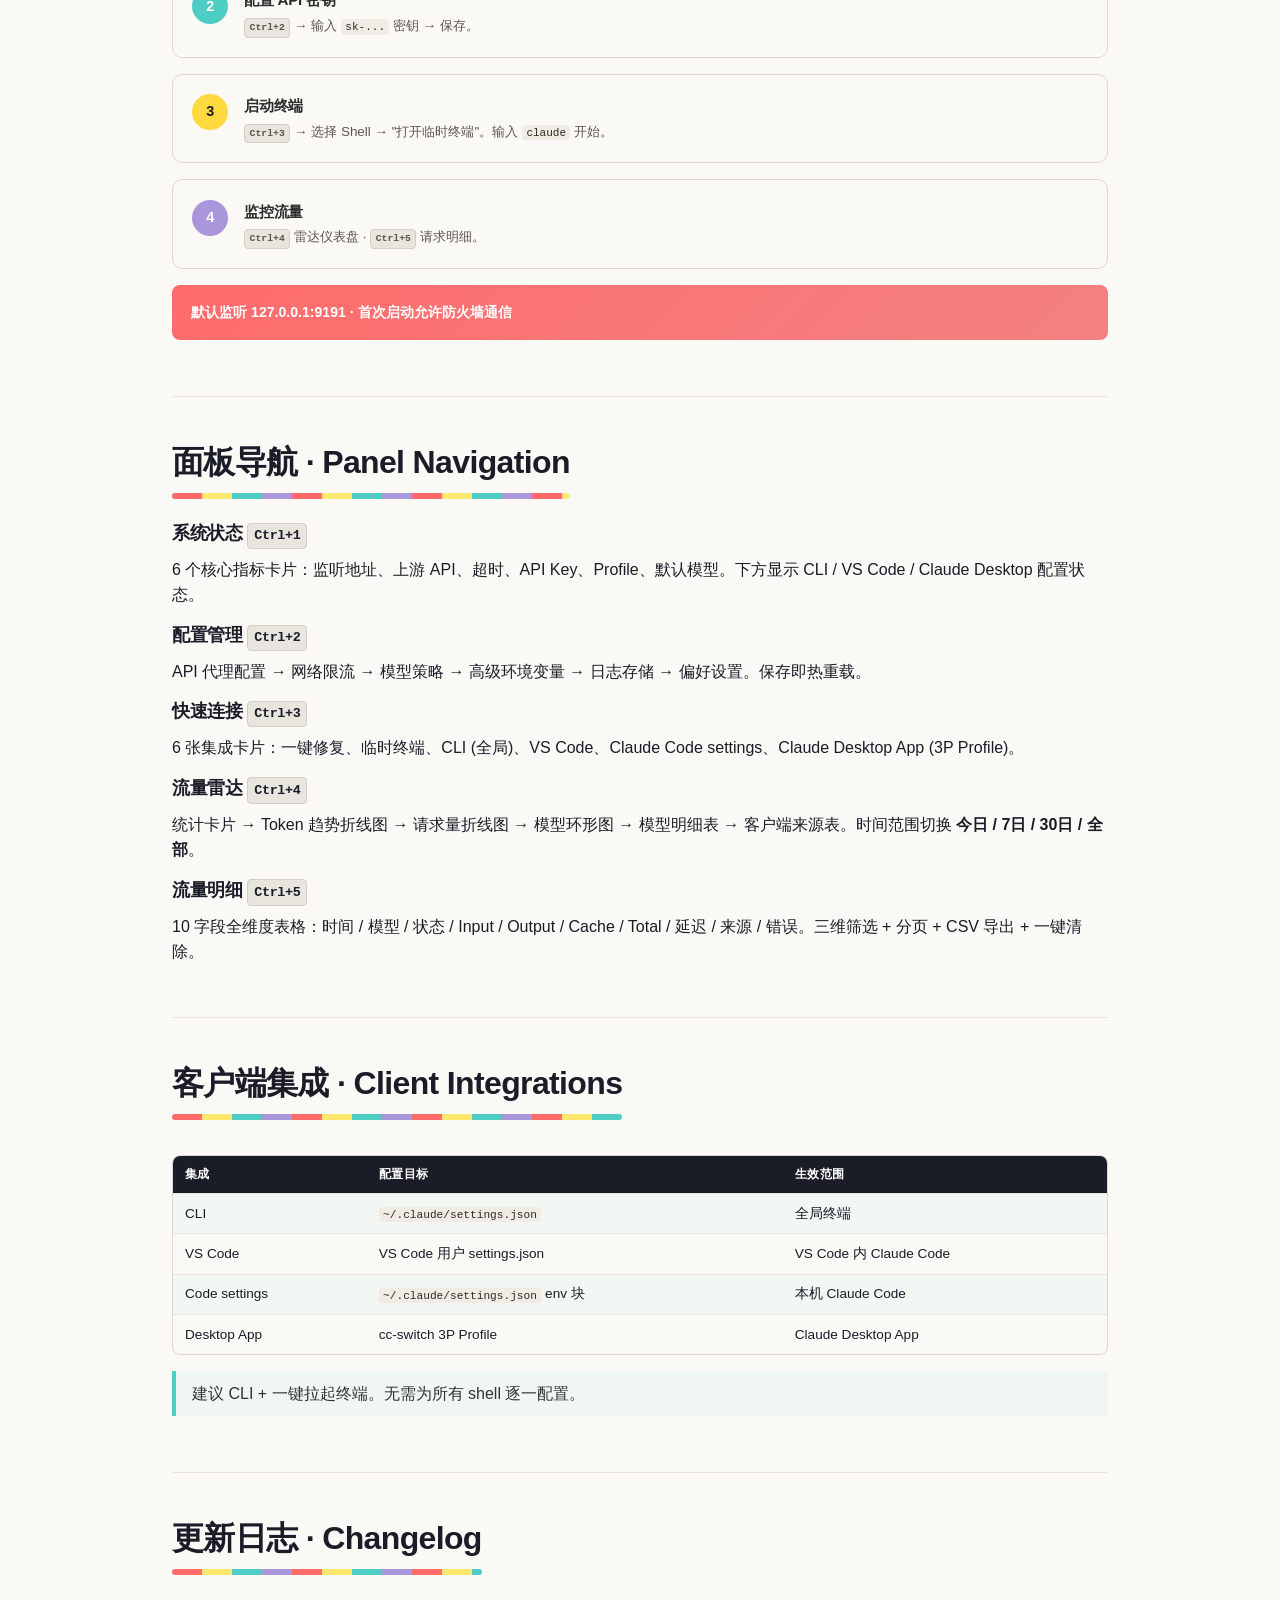
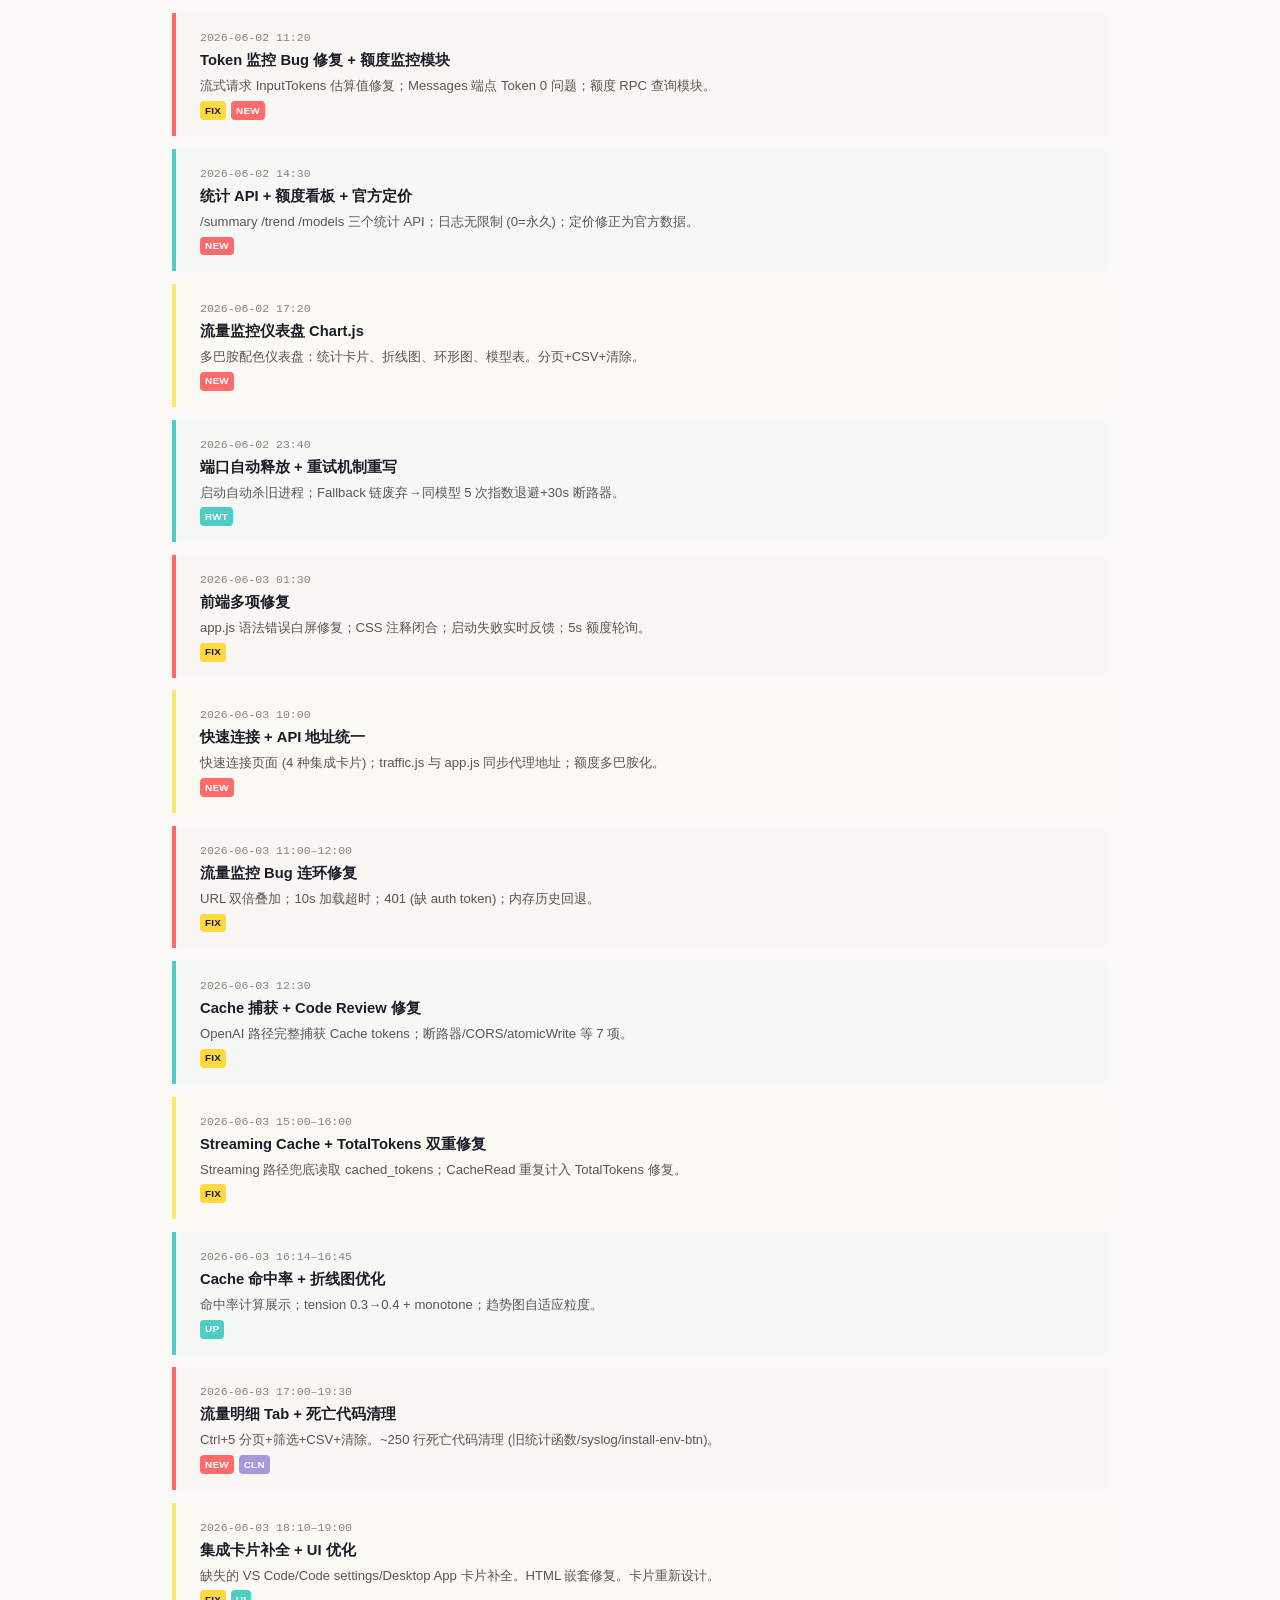
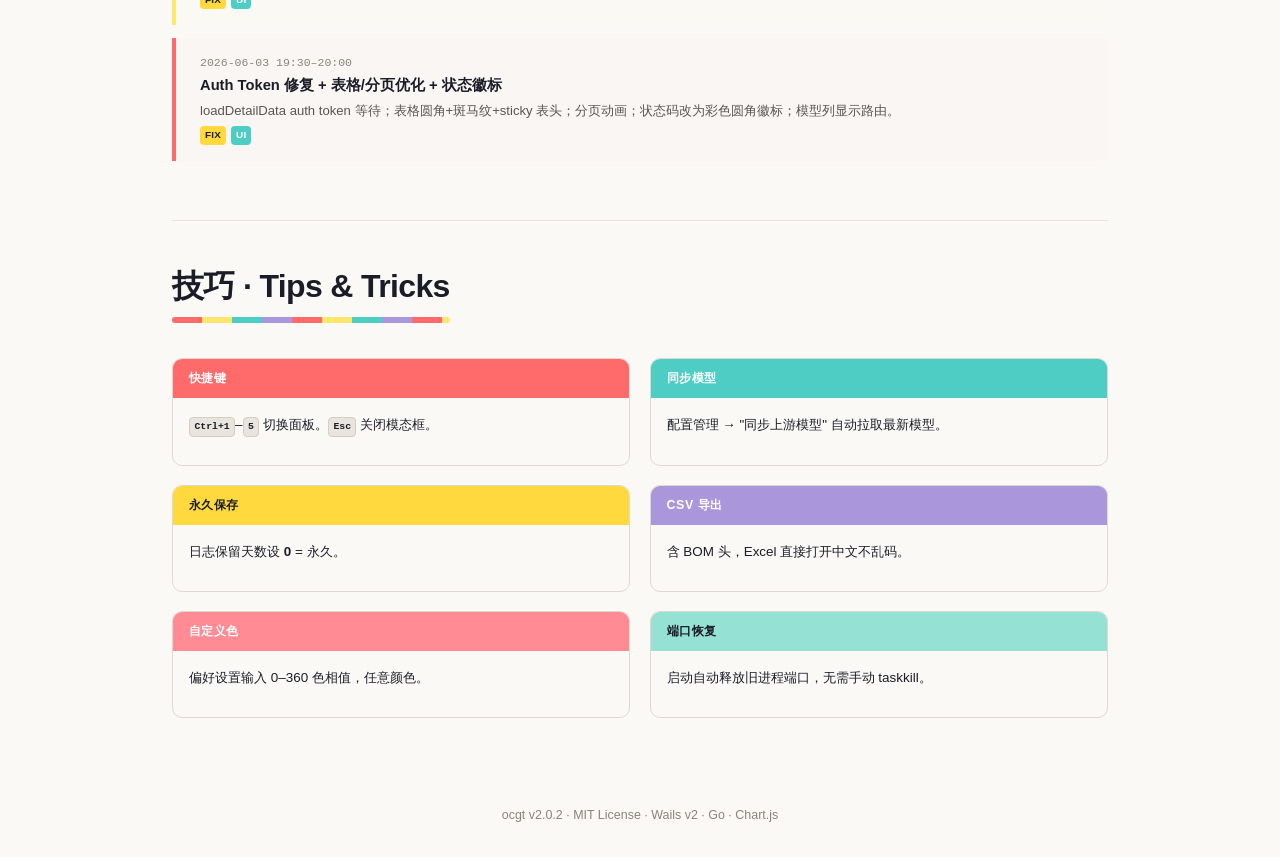
<file: docs/usage-guide-v2.0.2.html>
<!DOCTYPE html>
<html lang="zh-CN">
<head>
<meta charset="UTF-8">
<meta name="viewport" content="width=device-width, initial-scale=1.0">
<title>ocgt v2.0.2 — 使用指南 · Dopamine Guide</title>
<style>
/* ═══════════════════════════════════════════
   Reset · Base — dopamine foundation
   ═══════════════════════════════════════════ */
*, *::before, *::after { box-sizing: border-box; margin: 0; padding: 0; }
html { scroll-behavior: smooth; }

body {
  font-family: 'Inter', 'Noto Sans SC', -apple-system, sans-serif;
  color: #1a1d28; background: #faf9f6;
  line-height: 1.6; -webkit-font-smoothing: antialiased;
}

/* ── Dopamine Palette ── */
:root {
  --red: #FF6B6B; --teal: #4ECDC4; --yellow: #FFE66D; --mint: #A8E6CF;
  --pink: #FF8B94; --sage: #95E1D3; --coral: #F38181; --lavender: #AA96DA;
  --blush: #FCBAD3; --green: #6BCB77; --gold: #FFD93D; --blue: #4D96FF;
  --foam: #C3F0CA; --cream: #F9ED69; --sky: #B8E8FC;
}

/* ── Typography ── */
h1, h2, h3, h4 { font-weight: 800; letter-spacing: -0.02em; }
h1 {
  font-family: 'Playfair Display', 'Noto Serif SC', 'Georgia', serif;
  font-size: 3.6rem; font-weight: 700; line-height: 1.05;
  background: linear-gradient(135deg, var(--red), var(--pink), var(--lavender));
  -webkit-background-clip: text; -webkit-text-fill-color: transparent;
  background-clip: text;
}
h2 {
  font-size: 2rem; font-weight: 700; margin-bottom: 1.2rem;
  display: inline-block; position: relative;
}
h2::after {
  content: ''; display: block; width: 100%; height: 6px; margin-top: 0.3rem;
  background: repeating-linear-gradient(90deg,
    var(--red) 0px, var(--red) 30px,
    var(--yellow) 30px, var(--yellow) 60px,
    var(--teal) 60px, var(--teal) 90px,
    var(--lavender) 90px, var(--lavender) 120px
  ); border-radius: 3px;
}
h3 { font-size: 1.15rem; margin-bottom: 0.5rem; }
h4 { font-size: 0.95rem; margin-bottom: 0.2rem; color: #2c2c2c; }
p { margin-bottom: 0.75rem; }
a { color: var(--red); text-decoration: underline; text-underline-offset: 2px; transition: color 0.2s; }
a:hover { color: #d04545; }
code {
  font-family: 'JetBrains Mono', 'SF Mono', 'Fira Code', monospace;
  font-size: 0.82em; background: #f0ece4; padding: 0.15em 0.4em;
  border-radius: 4px; color: #2a2a2a;
}
pre {
  font-family: 'JetBrains Mono', 'SF Mono', 'Fira Code', monospace;
  font-size: 0.78rem; background: #1a1d28; color: #e8e4de;
  padding: 1rem 1.2rem; border-radius: 10px; overflow-x: auto;
  line-height: 1.5; margin: 0.8rem 0; border-left: 4px solid var(--red);
}
pre code { background: none; padding: 0; color: inherit; font-size: inherit; }
ul, ol { margin: 0.5rem 0 1rem 1.6rem; }
li { margin-bottom: 0.3rem; }

/* Tables */
table {
  width: 100%; border-collapse: separate; border-spacing: 0;
  margin: 1rem 0; font-size: 0.85rem; border-radius: 8px;
  overflow: hidden; border: 1px solid #ddd8d0;
}
th, td { padding: 0.55rem 0.75rem; text-align: left; vertical-align: top;
  border-bottom: 1px solid #e8e4de; }
th { background: #1a1d28; color: #fff; font-size: 0.75rem; font-weight: 700;
  text-transform: uppercase; letter-spacing: 0.04em; }
tr:last-child td { border-bottom: none; }
tr:nth-child(even) td { background: rgba(78, 205, 196, 0.04); }

blockquote {
  border-left: 4px solid var(--teal); padding: 0.6rem 1rem; margin: 1rem 0;
  background: rgba(78, 205, 196, 0.06); color: #333;
}

/* ── Container ── */
.container { max-width: 1000px; margin: 0 auto; padding: 0 2rem; }

/* ── Header ── */
.doc-header {
  padding: 4rem 0 2.5rem; position: relative; overflow: hidden;
  background: linear-gradient(180deg, #faf9f6 60%, rgba(255,107,107,0.03) 100%);
}
.doc-header::before {
  content: ''; position: absolute; top: 0; left: 0; right: 0; height: 8px;
  background: repeating-linear-gradient(90deg,
    var(--red) 0px, var(--red) 80px,
    var(--yellow) 80px, var(--yellow) 140px,
    var(--teal) 140px, var(--teal) 220px,
    var(--lavender) 220px, var(--lavender) 280px,
    var(--pink) 280px, var(--pink) 340px,
    var(--mint) 340px, var(--mint) 400px
  );
}
.doc-header h1 { margin-bottom: 0.2rem; }
.doc-header .subtitle {
  font-size: 0.9rem; color: #6a6560; margin-bottom: 1rem;
  letter-spacing: 0.06em;
}
.doc-header .badge-row { display: flex; gap: 0.8rem; align-items: center; flex-wrap: wrap; }
.doc-header .ver-badge {
  display: inline-block; padding: 0.3rem 1rem; font-size: 0.82rem; font-weight: 700;
  background: var(--red); color: #fff; border-radius: 6px;
}
.doc-header .meta { font-size: 0.8rem; color: #8a847a; }

/* ── Decorative blobs ── */
.blob {
  position: fixed; pointer-events: none; z-index: -1; opacity: 0.06;
  border-radius: 50%;
}
.blob-1 { width: 400px; height: 400px; background: var(--red); top: 100px; right: -120px; }
.blob-2 { width: 300px; height: 300px; background: var(--teal); bottom: 200px; left: -100px; }
.blob-3 { width: 200px; height: 200px; background: var(--yellow); top: 50%; right: -60px; }

/* ── Rainbow jump nav ── */
.jump-band {
  display: flex; gap: 0; flex-wrap: wrap; margin-bottom: 0;
  border-radius: 10px; overflow: hidden;
}
.jump-band a {
  flex: 1; display: block; padding: 0.7rem 1rem; min-width: 80px;
  font-size: 0.75rem; font-weight: 700; color: #fff; text-align: center;
  text-decoration: none; text-transform: uppercase; letter-spacing: 0.04em;
  transition: filter 0.2s;
}
.jump-band a:hover { filter: brightness(1.15); }
.jb-1 { background: var(--red); } .jb-2 { background: var(--coral); }
.jb-3 { background: var(--gold); color: #1a1d28; } .jb-4 { background: var(--teal); }
.jb-5 { background: var(--blue); } .jb-6 { background: var(--lavender); }
.jb-7 { background: var(--pink); } .jb-8 { background: var(--green); }
.jb-9 { background: var(--sage); color: #1a1d28; }

/* ── Section ── */
section { padding: 2.5rem 0; border-bottom: 1px solid #e8e4de; }
section:last-of-type { border-bottom: none; }

/* ── Two-column ── */
.col2 {
  display: grid; grid-template-columns: 1fr 1fr; gap: 1.2rem; margin: 1rem 0;
}
.c2 {
  border: 1px solid #ddd8d0; border-radius: 10px; overflow: hidden;
  transition: transform 0.2s, box-shadow 0.2s;
}
.c2:hover { transform: translateY(-2px); box-shadow: 0 6px 20px rgba(0,0,0,0.06); }
.c2-hdr { padding: 0.6rem 1rem; font-weight: 700; font-size: 0.78rem;
  text-transform: uppercase; letter-spacing: 0.04em; }
.c2-hdr.old { background: #e8e4de; color: #6a6560; border-bottom: 1px solid #ddd8d0; }
.c2-hdr.new { background: var(--red); color: #fff; }
.c2-body { padding: 1rem; font-size: 0.84rem; }
.c2-body ul { margin: 0; padding-left: 1.2rem; }
.c2-body li { margin-bottom: 0.35rem; line-height: 1.5; }

/* ── Feature cards — dopamine grid ── */
.f-grid {
  display: grid; grid-template-columns: 1fr 1fr; gap: 0; margin: 1.2rem 0;
  border-radius: 10px; overflow: hidden;
  border: 1px solid #ddd8d0;
}
.f-grid > * { padding: 1.2rem; border-right: 1px solid #ddd8d0;
  border-bottom: 1px solid #ddd8d0; }
.f-grid > *:nth-child(odd) { border-left: 6px solid var(--red); }
.f-grid > *:nth-child(even) { border-left: 6px solid var(--teal); }
.f-grid h4 { font-size: 0.9rem; }
.f-grid h4 small { font-weight: 400; color: #8a847a; font-size: 0.82rem; }
.f-grid p { font-size: 0.82rem; color: #5a5550; margin: 0; }
.f-grid .hk { margin-top: 0.4rem; }
.f-grid .hk .kbd { font-size: 0.72rem; }

/* ── Tags ── */
.tag {
  display: inline-block; font-size: 0.62rem; padding: 0.15em 0.5em;
  font-weight: 800; letter-spacing: 0.03em; text-transform: uppercase;
  border-radius: 4px;
}
.tag-new { background: var(--red); color: #fff; }
.tag-fix { background: var(--gold); color: #1a1d28; }
.tag-up { background: var(--teal); color: #fff; }
.tag-cln { background: var(--lavender); color: #fff; }

/* ── Timeline ── */
.tl { margin: 1.2rem 0; }
.tl-item {
  padding: 1rem 1rem 1rem 1.5rem; margin-bottom: 0.8rem;
  border-left: 4px solid var(--red); position: relative;
  background: rgba(255,107,107,0.02); border-radius: 0 8px 8px 0;
  transition: background 0.2s;
}
.tl-item:hover { background: rgba(255,107,107,0.05); }
.tl-item:nth-child(2n) { border-left-color: var(--teal); background: rgba(78,205,196,0.02); }
.tl-item:nth-child(2n):hover { background: rgba(78,205,196,0.05); }
.tl-item:nth-child(3n) { border-left-color: var(--yellow); background: rgba(255,230,109,0.02); }
.tl-item:nth-child(3n):hover { background: rgba(255,230,109,0.05); }
.tl-item .tl-d { font-size: 0.72rem; color: #8a847a; font-family: 'JetBrains Mono', monospace; }
.tl-item .tl-t { font-weight: 700; font-size: 0.92rem; margin: 0.1rem 0 0.15rem; }
.tl-item .tl-desc { font-size: 0.82rem; color: #5a5550; }
.tl-item .tl-tt { margin-top: 0.3rem; display: flex; gap: 0.3rem; flex-wrap: wrap; }

/* ── Steps ── */
.steps { margin: 1rem 0; }
.step {
  display: flex; gap: 1rem; margin-bottom: 1rem; padding: 1.2rem;
  border: 1px solid #ddd8d0; border-radius: 10px; position: relative;
  transition: box-shadow 0.2s;
}
.step:hover { box-shadow: 0 4px 16px rgba(0,0,0,0.04); }
.step-n {
  flex-shrink: 0; width: 36px; height: 36px; border-radius: 50%;
  display: flex; align-items: center; justify-content: center;
  font-size: 0.9rem; font-weight: 800; color: #fff;
}
.sn-1 { background: var(--red); } .sn-2 { background: var(--teal); }
.sn-3 { background: var(--gold); color: #1a1d28; } .sn-4 { background: var(--lavender); }
.step-b { flex: 1; }
.step-b h4 { margin-bottom: 0.15rem; }
.step-b p { font-size: 0.84rem; color: #5a5550; margin: 0; }
.step-b p + p { margin-top: 0.3rem; }

/* ── Kbd ── */
.kbd {
  display: inline-block; padding: 0.1em 0.45em; font-size: 0.73em;
  font-family: 'JetBrains Mono', monospace; background: #e8e4de;
  border: 1px solid #d4cdc0; border-radius: 4px; font-weight: 700;
}

/* ── Architecture ── */
.arch { margin: 1.2rem 0; }
.ar {
  display: flex; align-items: center; justify-content: center;
  gap: 0.5rem; flex-wrap: wrap; padding: 0.5rem 0;
}
.ar-box {
  padding: 0.7rem 1.2rem; font-size: 0.82rem; font-weight: 700;
  text-align: center; min-width: 80px; border-radius: 8px;
}
.ar-box.client { background: rgba(78,205,196,0.1); border: 2px solid var(--teal); color: #1a1d28; }
.ar-box.proxy { background: #1a1d28; color: #fff; }
.ar-box.upstream { background: rgba(255,107,107,0.08); border: 2px solid var(--red); color: #1a1d28; }
.ar-box.storage { border: 2px dashed var(--lavender); background: rgba(170,150,218,0.06); color: #1a1d28; }
.ar-arrow { font-size: 1.2rem; color: var(--red); font-weight: 700; }
.ar-label { font-size: 0.65rem; color: #8a847a; text-align: center; margin-top: 0.2rem; }

/* ── Highlight ── */
.highlight {
  padding: 1rem 1.2rem; margin: 1rem 0; border-radius: 8px;
  background: linear-gradient(135deg, var(--red), var(--coral));
  color: #fff; font-size: 0.88rem; font-weight: 600;
}
.highlight code { background: rgba(255,255,255,0.15); color: #fff; }

/* ── Diff table ── */
.vd { font-size: 0.84rem; }
.vd td:first-child { white-space: nowrap; font-weight: 700; color: #2c2c2c; width: 130px; }
.vd .ck { color: var(--teal); font-weight: 700; }
.vd .cr { color: var(--red); }

/* ── Footer ── */
.doc-footer { padding: 2rem 0; text-align: center; font-size: 0.78rem; color: #8a847a;
  border-top: 8px solid repeating-linear-gradient(90deg,
    var(--red) 0px, var(--red) 60px,
    var(--gold) 60px, var(--gold) 120px,
    var(--teal) 120px, var(--teal) 180px,
    var(--lavender) 180px, var(--lavender) 240px
  ); margin-top: 0; }

/* ── Responsive ── */
@media (max-width: 700px) {
  h1 { font-size: 2.2rem; }
  .col2 { grid-template-columns: 1fr; }
  .f-grid { grid-template-columns: 1fr; }
  .ar { flex-direction: column; gap: 0.2rem; }
  .ar-arrow { transform: rotate(90deg); }
}
</style>
</head>
<body>

<!-- ═══════════ HEADER ═══════════ -->
<header class="doc-header">
  <div class="container">
    <h1>ocgt</h1>
    <div class="subtitle">OpenCode Go Tools · 原生桌面控制面板 · 本地代理</div>
    <div class="badge-row">
      <span class="ver-badge">v2.0.2 / 2026-06</span>
      <span class="meta">从 v2.0.1 到 v2.0.2 — 全面迭代 · From v2.0.1 to v2.0.2</span>
    </div>
  </div>
</header>

<!-- ═══════════ RAINBOW NAV ═══════════ -->
<nav class="jump-band" style="margin: 0 auto; max-width: 1000px;">
  <a href="#overview" class="jb-1">概述</a>
  <a href="#comparison" class="jb-2">对比</a>
  <a href="#arch" class="jb-3">架构</a>
  <a href="#features" class="jb-4">功能</a>
  <a href="#quickstart" class="jb-5">开始</a>
  <a href="#panels" class="jb-6">面板</a>
  <a href="#integrations" class="jb-7">集成</a>
  <a href="#changelog" class="jb-8">更新</a>
  <a href="#tips" class="jb-9">技巧</a>
</nav>

<main class="container">

<!-- ═══════════ 1. OVERVIEW ═══════════ -->
<section id="overview">
  <h2>概述 · Overview</h2>
  <p>
    <strong>ocgt</strong> (OpenCode Go Tools) 是专为 <strong>Claude Code</strong> 与
    <strong>OpenCode Go</strong> 打造的原生桌面控制中心与本地代理。
    内建 Anthropic ↔ OpenAI 协议互转引擎，提供中英双语 GUI，
    支持一键终端启动、流量监控、套餐额度看板。
  </p>
  <p>
    v2.0.2 增加了 <strong>6 项新功能</strong>，修复了 <strong>10+ 个问题</strong>，
    完成了定价系统、Token 追踪、流量监控等核心模块的迭代升级。
  </p>
  <div style="display:flex;gap:0.3rem;flex-wrap:wrap;">
    <span class="tag tag-new">+6 NEW</span>
    <span class="tag tag-fix">10+ FIX</span>
    <span class="tag tag-up">REWRITE</span>
  </div>
</section>

<!-- ═══════════ 2. COMPARISON ═══════════ -->
<section id="comparison">
  <h2>版本对比 · Version Comparison</h2>

  <div class="col2">
    <div class="c2">
      <div class="c2-hdr old">v2.0.1 — 基础版</div>
      <div class="c2-body">
        <ul>
          <li>配置文件热重载</li>
          <li>多 Profile 支持</li>
          <li>模型映射 (Sonnet / Haiku / Opus)</li>
          <li>思考强度控制</li>
          <li>基本流量请求列表</li>
          <li>终端一键启动</li>
          <li>浅色 / 深色主题</li>
          <li>中英双语</li>
          <li>Fallback 链</li>
        </ul>
      </div>
    </div>
    <div class="c2">
      <div class="c2-hdr new">v2.0.2 — 全面进化</div>
      <div class="c2-body">
        <ul>
          <li><span class="tag tag-new">NEW</span> 套餐额度看板</li>
          <li><span class="tag tag-new">NEW</span> 流量监控雷达 Chart.js</li>
          <li><span class="tag tag-new">NEW</span> 流量明细 (分页+筛选+CSV)</li>
          <li><span class="tag tag-new">NEW</span> 客户端集成中心</li>
          <li><span class="tag tag-new">NEW</span> 多巴胺配色方案</li>
          <li><span class="tag tag-fix">FIX</span> Token 追踪完善</li>
          <li><span class="tag tag-fix">FIX</span> Cache 数据支持</li>
          <li><span class="tag tag-up">RWT</span> 同模型重试机制</li>
          <li><span class="tag tag-up">RWT</span> 官方模型定价</li>
          <li><span class="tag tag-up">RWT</span> 端口自动释放</li>
        </ul>
      </div>
    </div>
  </div>

  <table>
    <tr><th>模块</th><th>v2.0.1</th><th>v2.0.2</th></tr>
    <tr><td>Token 追踪</td><td class="cr">流式/Messages 为估算或 0</td><td class="ck">✅ 精准 InputTokens + Cache</td></tr>
    <tr><td>Cache 数据</td><td class="cr">始终为 0</td><td class="ck">✅ 完整 cache_read/creation</td></tr>
    <tr><td>故障恢复</td><td>Fallback 链 (全 502)</td><td class="ck">✅ 同模型重试 5 次</td></tr>
    <tr><td>熔断保护</td><td class="cr">无</td><td class="ck">✅ 30s 自动熔断</td></tr>
    <tr><td>端口占用</td><td>启动失败 (需手动杀)</td><td class="ck">✅ 自动释放</td></tr>
    <tr><td>流量监控</td><td>简单列表</td><td class="ck">✅ Chart.js 仪表盘</td></tr>
    <tr><td>趋势粒度</td><td>固定按天</td><td class="ck">✅ 智能自适应 (小时/天/周)</td></tr>
    <tr><td>流量明细</td><td>基本表格</td><td class="ck">✅ 分页+筛选+CSV</td></tr>
    <tr><td>套餐额度</td><td class="cr">无</td><td class="ck">✅ Rolling/Weekly/Monthly</td></tr>
    <tr><td>模型定价</td><td class="cr">基础估算</td><td class="ck">✅ 官方定价表</td></tr>
    <tr><td>UI 配色</td><td>GitHub 风格</td><td class="ck">✅ 多巴胺 + 主题色自定义</td></tr>
    <tr><td>日志存储</td><td>可调整 (最长 365 天)</td><td class="ck">范围 1-365 天</td></tr>
  </table>
</section>

<!-- ═══════════ 3. ARCH ═══════════ -->
<section id="arch">
  <h2>架构 · Architecture</h2>
  <p>ocgt 采用 <strong>Wails v2</strong> 构建——Go 后端 + HTML/JS 前端 WebView 渲染。</p>

  <div class="arch">
    <div class="ar">
      <div><div class="ar-box client">Claude Code</div><div class="ar-label">CLI / VS Code / Desktop</div></div>
      <div class="ar-arrow">→</div>
      <div><div class="ar-box proxy">ocgt Proxy<br><span style="font-weight:400;font-size:0.72rem;">127.0.0.1:9191</span></div><div class="ar-label">协议转换</div></div>
      <div class="ar-arrow">→</div>
      <div><div class="ar-box upstream">opencode.ai</div><div class="ar-label">Kimi·DeepSeek·Qwen·GLM</div></div>
    </div>
    <div style="text-align:center;margin:0.2rem 0;"><span class="ar-arrow" style="display:inline-block;transform:rotate(90deg);">↓</span></div>
    <div class="ar">
      <div><div class="ar-box storage">GUI 控制面板</div></div>
      <div><div class="ar-box storage">内存+JSONL 日志</div></div>
      <div><div class="ar-box storage">~/.ocgt/config.json</div></div>
    </div>
  </div>
</section>

<!-- ═══════════ 4. FEATURES ═══════════ -->
<section id="features">
  <h2>功能 · Features</h2>
  <p>v2.0.2 提供 <strong>5 个核心面板</strong>，快捷键一键切换：</p>

  <div class="f-grid">
    <div>
      <h4>系统状态 <small>Dashboard</small></h4>
      <p>监听端口、上游 API、API Key、默认模型。集成状态一目了然。</p>
      <div class="hk"><span class="kbd">Ctrl+1</span></div>
    </div>
    <div>
      <h4>配置管理 <small>Settings</small></h4>
      <p>API Key、Profile、模型映射、限流、环境变量、日志。修改即检测。</p>
      <div class="hk"><span class="kbd">Ctrl+2</span></div>
    </div>
    <div>
      <h4>快速连接 <small>Quick Connect</small></h4>
      <p>一键终端 + 4 种集成 (CLI/VS Code/settings/Desktop App)。</p>
      <div class="hk"><span class="kbd">Ctrl+3</span></div>
    </div>
    <div>
      <h4>流量雷达 <small>Traffic Radar</small></h4>
      <p>多巴胺仪表盘——统计卡片、折线图 (自适应粒度)、环形图、模型表。</p>
      <div class="hk"><span class="kbd">Ctrl+4</span></div>
    </div>
    <div>
      <h4>流量明细 <small>Traffic Detail</small></h4>
      <p>10 字段全维度表格。分页 + 三维筛选 + CSV 导出 + 一键清除。</p>
      <div class="hk"><span class="kbd">Ctrl+5</span></div>
    </div>
  </div>

  <h3>亮点</h3>
  <div class="col2" style="margin-top:0.5rem;">
    <div class="c2"><div class="c2-hdr" style="background:var(--red);color:#fff;">多巴胺配色</div><div class="c2-body"><p>15 色高饱和度调色板，自适应亮/暗主题。5 种预设 + 自定义色相。</p></div></div>
    <div class="c2"><div class="c2-hdr" style="background:var(--gold);color:#1a1d28;">自适应粒度</div><div class="c2-body"><p>≤2 天→小时，≤90 天→天，>90 天→周。<code>tension 0.4</code> 平滑曲线。</p></div></div>
    <div class="c2"><div class="c2-hdr" style="background:var(--teal);color:#fff;">重试 + 熔断</div><div class="c2-body"><p>同模型 5 次指数退避重试。30 秒熔断，503 快速返回。</p></div></div>
    <div class="c2"><div class="c2-hdr" style="background:var(--lavender);color:#fff;">额度看板</div><div class="c2-body"><p>Rolling / Weekly / Monthly 三级额度进度条实时展示。</p></div></div>
  </div>
</section>

<!-- ═══════════ 5. QUICK START ═══════════ -->
<section id="quickstart">
  <h2>快速开始 · Quick Start</h2>

  <div class="steps">
    <div class="step">
      <div class="step-n sn-1">1</div>
      <div class="step-b"><h4>下载并运行</h4><p><code>build/bin/ocgt.exe</code> 直接运行，系统栏常驻。</p></div>
    </div>
    <div class="step">
      <div class="step-n sn-2">2</div>
      <div class="step-b"><h4>配置 API 密钥</h4><p><span class="kbd">Ctrl+2</span> → 输入 <code>sk-...</code> 密钥 → 保存。</p></div>
    </div>
    <div class="step">
      <div class="step-n sn-3">3</div>
      <div class="step-b"><h4>启动终端</h4><p><span class="kbd">Ctrl+3</span> → 选择 Shell → "打开临时终端"。输入 <code>claude</code> 开始。</p></div>
    </div>
    <div class="step">
      <div class="step-n sn-4">4</div>
      <div class="step-b"><h4>监控流量</h4><p><span class="kbd">Ctrl+4</span> 雷达仪表盘 · <span class="kbd">Ctrl+5</span> 请求明细。</p></div>
    </div>
  </div>

  <div class="highlight">默认监听 127.0.0.1:9191 · 首次启动允许防火墙通信</div>
</section>

<!-- ═══════════ 6. PANELS ═══════════ -->
<section id="panels">
  <h2>面板导航 · Panel Navigation</h2>

  <h3>系统状态 <span class="kbd">Ctrl+1</span></h3>
  <p>6 个核心指标卡片：监听地址、上游 API、超时、API Key、Profile、默认模型。下方显示 CLI / VS Code / Claude Desktop 配置状态。</p>

  <h3>配置管理 <span class="kbd">Ctrl+2</span></h3>
  <p>API 代理配置 → 网络限流 → 模型策略 → 高级环境变量 → 日志存储 → 偏好设置。保存即热重载。</p>

  <h3>快速连接 <span class="kbd">Ctrl+3</span></h3>
  <p>6 张集成卡片：一键修复、临时终端、CLI (全局)、VS Code、Claude Code settings、Claude Desktop App (3P Profile)。</p>

  <h3>流量雷达 <span class="kbd">Ctrl+4</span></h3>
  <p>统计卡片 → Token 趋势折线图 → 请求量折线图 → 模型环形图 → 模型明细表 → 客户端来源表。时间范围切换 <strong>今日 / 7日 / 30日 / 全部</strong>。</p>

  <h3>流量明细 <span class="kbd">Ctrl+5</span></h3>
  <p>10 字段全维度表格：时间 / 模型 / 状态 / Input / Output / Cache / Total / 延迟 / 来源 / 错误。三维筛选 + 分页 + CSV 导出 + 一键清除。</p>
</section>

<!-- ═══════════ 7. INTEGRATIONS ═══════════ -->
<section id="integrations">
  <h2>客户端集成 · Client Integrations</h2>

  <table>
    <tr><th>集成</th><th>配置目标</th><th>生效范围</th></tr>
    <tr><td>CLI</td><td><code>~/.claude/settings.json</code></td><td>全局终端</td></tr>
    <tr><td>VS Code</td><td>VS Code 用户 settings.json</td><td>VS Code 内 Claude Code</td></tr>
    <tr><td>Code settings</td><td><code>~/.claude/settings.json</code> env 块</td><td>本机 Claude Code</td></tr>
    <tr><td>Desktop App</td><td>cc-switch 3P Profile</td><td>Claude Desktop App</td></tr>
  </table>

  <blockquote>建议 CLI + 一键拉起终端。无需为所有 shell 逐一配置。</blockquote>
</section>

<!-- ═══════════ 8. CHANGELOG ═══════════ -->
<section id="changelog">
  <h2>更新日志 · Changelog</h2>

  <div class="tl">
    <div class="tl-item">
      <div class="tl-d">2026-06-02 11:20</div>
      <div class="tl-t">Token 监控 Bug 修复 + 额度监控模块</div>
      <div class="tl-desc">流式请求 InputTokens 估算值修复；Messages 端点 Token 0 问题；额度 RPC 查询模块。</div>
      <div class="tl-tt"><span class="tag tag-fix">FIX</span><span class="tag tag-new">NEW</span></div>
    </div>
    <div class="tl-item">
      <div class="tl-d">2026-06-02 14:30</div>
      <div class="tl-t">统计 API + 额度看板 + 官方定价</div>
      <div class="tl-desc">/summary /trend /models 三个统计 API；日志无限制 (0=永久)；定价修正为官方数据。</div>
      <div class="tl-tt"><span class="tag tag-new">NEW</span></div>
    </div>
    <div class="tl-item">
      <div class="tl-d">2026-06-02 17:20</div>
      <div class="tl-t">流量监控仪表盘 Chart.js</div>
      <div class="tl-desc">多巴胺配色仪表盘：统计卡片、折线图、环形图、模型表。分页+CSV+清除。</div>
      <div class="tl-tt"><span class="tag tag-new">NEW</span></div>
    </div>
    <div class="tl-item">
      <div class="tl-d">2026-06-02 23:40</div>
      <div class="tl-t">端口自动释放 + 重试机制重写</div>
      <div class="tl-desc">启动自动杀旧进程；Fallback 链废弃→同模型 5 次指数退避+30s 断路器。</div>
      <div class="tl-tt"><span class="tag tag-up">RWT</span></div>
    </div>
    <div class="tl-item">
      <div class="tl-d">2026-06-03 01:30</div>
      <div class="tl-t">前端多项修复</div>
      <div class="tl-desc">app.js 语法错误白屏修复；CSS 注释闭合；启动失败实时反馈；5s 额度轮询。</div>
      <div class="tl-tt"><span class="tag tag-fix">FIX</span></div>
    </div>
    <div class="tl-item">
      <div class="tl-d">2026-06-03 10:00</div>
      <div class="tl-t">快速连接 + API 地址统一</div>
      <div class="tl-desc">快速连接页面 (4 种集成卡片)；traffic.js 与 app.js 同步代理地址；额度多巴胺化。</div>
      <div class="tl-tt"><span class="tag tag-new">NEW</span></div>
    </div>
    <div class="tl-item">
      <div class="tl-d">2026-06-03 11:00–12:00</div>
      <div class="tl-t">流量监控 Bug 连环修复</div>
      <div class="tl-desc">URL 双倍叠加；10s 加载超时；401 (缺 auth token)；内存历史回退。</div>
      <div class="tl-tt"><span class="tag tag-fix">FIX</span></div>
    </div>
    <div class="tl-item">
      <div class="tl-d">2026-06-03 12:30</div>
      <div class="tl-t">Cache 捕获 + Code Review 修复</div>
      <div class="tl-desc">OpenAI 路径完整捕获 Cache tokens；断路器/CORS/atomicWrite 等 7 项。</div>
      <div class="tl-tt"><span class="tag tag-fix">FIX</span></div>
    </div>
    <div class="tl-item">
      <div class="tl-d">2026-06-03 15:00–16:00</div>
      <div class="tl-t">Streaming Cache + TotalTokens 双重修复</div>
      <div class="tl-desc">Streaming 路径兜底读取 cached_tokens；CacheRead 重复计入 TotalTokens 修复。</div>
      <div class="tl-tt"><span class="tag tag-fix">FIX</span></div>
    </div>
    <div class="tl-item">
      <div class="tl-d">2026-06-03 16:14–16:45</div>
      <div class="tl-t">Cache 命中率 + 折线图优化</div>
      <div class="tl-desc">命中率计算展示；tension 0.3→0.4 + monotone；趋势图自适应粒度。</div>
      <div class="tl-tt"><span class="tag tag-up">UP</span></div>
    </div>
    <div class="tl-item">
      <div class="tl-d">2026-06-03 17:00–19:30</div>
      <div class="tl-t">流量明细 Tab + 死亡代码清理</div>
      <div class="tl-desc">Ctrl+5 分页+筛选+CSV+清除。~250 行死亡代码清理 (旧统计函数/syslog/install-env-btn)。</div>
      <div class="tl-tt"><span class="tag tag-new">NEW</span><span class="tag tag-cln">CLN</span></div>
    </div>
    <div class="tl-item">
      <div class="tl-d">2026-06-03 18:10–19:00</div>
      <div class="tl-t">集成卡片补全 + UI 优化</div>
      <div class="tl-desc">缺失的 VS Code/Code settings/Desktop App 卡片补全。HTML 嵌套修复。卡片重新设计。</div>
      <div class="tl-tt"><span class="tag tag-fix">FIX</span><span class="tag tag-up">UI</span></div>
    </div>
    <div class="tl-item">
      <div class="tl-d">2026-06-03 19:30–20:00</div>
      <div class="tl-t">Auth Token 修复 + 表格/分页优化 + 状态徽标</div>
      <div class="tl-desc">loadDetailData auth token 等待；表格圆角+斑马纹+sticky 表头；分页动画；状态码改为彩色圆角徽标；模型列显示路由。</div>
      <div class="tl-tt"><span class="tag tag-fix">FIX</span><span class="tag tag-up">UI</span></div>
    </div>
  </div>
</section>

<!-- ═══════════ 9. TIPS ═══════════ -->
<section id="tips">
  <h2>技巧 · Tips &amp; Tricks</h2>

  <div class="col2">
    <div class="c2"><div class="c2-hdr" style="background:var(--red);color:#fff;">快捷键</div><div class="c2-body"><p><span class="kbd">Ctrl+1</span>–<span class="kbd">5</span> 切换面板。<span class="kbd">Esc</span> 关闭模态框。</p></div></div>
    <div class="c2"><div class="c2-hdr" style="background:var(--teal);color:#fff;">同步模型</div><div class="c2-body"><p>配置管理 → "同步上游模型" 自动拉取最新模型。</p></div></div>
    <div class="c2"><div class="c2-hdr" style="background:var(--gold);color:#1a1d28;">永久保存</div><div class="c2-body"><p>日志保留天数设 <strong>0</strong> = 永久。</p></div></div>
    <div class="c2"><div class="c2-hdr" style="background:var(--lavender);color:#fff;">CSV 导出</div><div class="c2-body"><p>含 BOM 头，Excel 直接打开中文不乱码。</p></div></div>
    <div class="c2"><div class="c2-hdr" style="background:var(--pink);color:#fff;">自定义色</div><div class="c2-body"><p>偏好设置输入 0–360 色相值，任意颜色。</p></div></div>
    <div class="c2"><div class="c2-hdr" style="background:var(--sage);color:#1a1d28;">端口恢复</div><div class="c2-body"><p>启动自动释放旧进程端口，无需手动 taskkill。</p></div></div>
  </div>
</section>

</main>

<footer class="doc-footer">
  <div class="container">
    <p>ocgt v2.0.2 · MIT License · Wails v2 · Go · Chart.js</p>
  </div>
</footer>

<!-- Background blobs -->
<div class="blob blob-1"></div>
<div class="blob blob-2"></div>
<div class="blob blob-3"></div>

</body>
</html>
</file>
<file: frontend/style.css>
/* ═══════════════════════════════════════════════════════════
   ocgt Dashboard — Clean Slate Design
   HSL-based accent system · IBM Plex · spacious & readable
   ═══════════════════════════════════════════════════════════ */

/* ── Dark Theme (default) - Premium Glassmorphism ── */
:root {
    --bg-0: #05080c; /* Deep rich space */
    --bg-1: rgba(14, 21, 30, 0.7); /* Translucent panels */
    --bg-2: rgba(23, 29, 40, 0.8);
    --bg-3: rgba(30, 37, 51, 0.9);

    --surface: rgba(255,255,255,0.02);
    --surface-hover: rgba(255,255,255,0.05);
    --surface-active: rgba(255,255,255,0.08);

    --border: rgba(255,255,255,0.06);
    --border-hover: rgba(255,255,255,0.12);
    --border-focus: hsl(var(--accent-h, 174), 80%, 60%);

    --text-0: #f1f5f9;
    --text-1: #94a3b8;
    --text-2: #475569;

    /* Accent — derived from --accent-h (JS-driven hue) */
    --accent-h: 174;
    --accent-s: 85%;
    --accent-l: 55%;
    --accent: hsl(var(--accent-h), var(--accent-s), var(--accent-l));
    --accent-dim: hsl(var(--accent-h), 75%, 45%);
    --accent-soft: hsla(var(--accent-h), 85%, 55%, 0.1);
    --accent-glow: hsla(var(--accent-h), 85%, 55%, 0.25);
    --accent-text: hsl(var(--accent-h), 65%, 75%);

    --quota-bar-bg: rgba(255,255,255,0.08);

    --green: #34d399;
    --green-soft: rgba(52,211,153,0.1);
    --green-border: rgba(52,211,153,0.25);

    --yellow: #fbbf24;
    --yellow-soft: rgba(251,191,36,0.1);
    --yellow-border: rgba(251,191,36,0.25);
    --red: #f87171;
    --red-soft: rgba(248,113,113,0.1);
    --red-border: rgba(248,113,113,0.25);
    --blue: #60a5fa;
    --blue-soft: rgba(96,165,250,0.1);
    --blue-border: rgba(96,165,250,0.25);

    --sans: "Inter", -apple-system, BlinkMacSystemFont, "Segoe UI", "Microsoft YaHei", sans-serif;
    --mono: "JetBrains Mono", "SF Mono", "Cascadia Code", Consolas, monospace;
    --radius: 12px;
    --radius-sm: 8px;
    --radius-xs: 6px;
    --ease: cubic-bezier(0.16, 1, 0.3, 1);
    --ease-spring: cubic-bezier(0.34, 1.56, 0.64, 1);

    --shadow: 0 4px 6px -1px rgba(0,0,0,0.3), 0 2px 4px -1px rgba(0,0,0,0.2);
    --shadow-md: 0 10px 15px -3px rgba(0,0,0,0.4), 0 4px 6px -2px rgba(0,0,0,0.2);
    --shadow-lg: 0 20px 25px -5px rgba(0,0,0,0.5), 0 10px 10px -5px rgba(0,0,0,0.3);
    --shadow-xl: 0 25px 50px -12px rgba(0,0,0,0.6);

    --toast-bg: rgba(28, 33, 40, 0.95);
    --toast-border: rgba(255,255,255,0.1);
    --toast-shadow: 0 12px 48px rgba(0,0,0,0.6);

    --sidebar-w: 240px;
}

/* ── Light Theme ── */
[data-theme="light"] {
    --bg-0: #f8f9fb;
    --bg-1: #ffffff;
    --bg-2: #edf0f4;
    --bg-3: #e2e6ec;

    --surface: rgba(0,0,0,0.025);
    --surface-hover: rgba(0,0,0,0.05);
    --surface-active: rgba(0,0,0,0.07);

    --border: rgba(0,0,0,0.07);
    --border-hover: rgba(0,0,0,0.14);
    --border-focus: #0d9488;

    --text-0: #111827;
    --text-1: #6b7280;
    --text-2: #9ca3af;

    --accent: hsl(var(--accent-h), 55%, 44%);
    --accent-dim: hsl(var(--accent-h), 60%, 36%);
    --accent-soft: hsla(var(--accent-h), 55%, 44%, 0.06);
    --accent-glow: hsla(var(--accent-h), 55%, 44%, 0.12);
    --accent-text: hsl(var(--accent-h), 55%, 40%);

    --green: #059669;
    --green-soft: rgba(5,150,105,0.06);
    --green-border: rgba(5,150,105,0.16);

    --yellow: #d97706;
    --yellow-soft: rgba(217,119,6,0.06);
    --yellow-border: rgba(217,119,6,0.16);
    --red: #dc2626;
    --red-soft: rgba(220,38,38,0.06);
    --red-border: rgba(220,38,38,0.16);
    --blue: #2563eb;
    --blue-soft: rgba(37,99,235,0.06);
    --blue-border: rgba(37,99,235,0.16);

    --shadow: 0 1px 2px rgba(0,0,0,0.05), 0 0 0 1px rgba(0,0,0,0.03);
    --shadow-md: 0 4px 10px rgba(0,0,0,0.07), 0 0 0 1px rgba(0,0,0,0.04);
    --shadow-lg: 0 12px 32px rgba(0,0,0,0.08), 0 0 0 1px rgba(0,0,0,0.05);
    --shadow-xl: 0 20px 48px rgba(0,0,0,0.1);

    --toast-bg: #fff;
    --toast-border: rgba(0,0,0,0.08);
    --toast-shadow: 0 12px 40px rgba(0,0,0,0.1);

    --quota-bar-bg: rgba(0,0,0,0.08);
}


/* ── Reset ── */
html, body {
    margin: 0; padding: 0;
    width: 100%; height: 100vh; height: 100dvh;
    overflow: hidden;
    background: var(--bg-0);
    font-family: var(--sans);
    font-size: 13px;
    line-height: 1.55;
    color: var(--text-0);
    -webkit-font-smoothing: antialiased;
    -moz-osx-font-smoothing: grayscale;
    transition: background-color 0.3s var(--ease);
    text-rendering: optimizeLegibility;
}
*, *::before, *::after { box-sizing: border-box; margin: 0; padding: 0; }

:focus-visible { outline: 2px solid var(--accent) !important; outline-offset: 2px; border-radius: var(--radius-xs); }
:focus:not(:focus-visible) { outline: none; }

.app {
    display: flex;
    width: 100vw; height: 100vh; height: 100dvh;
    overflow: hidden;
    background: radial-gradient(circle at 15% 50%, rgba(var(--accent-h), 50%, 50%, 0.05), transparent 35%),
                radial-gradient(circle at 85% 30%, rgba(96, 165, 250, 0.03), transparent 40%);
}


/* ═══════════════════
   SIDEBAR
   ═══════════════════ */
.sidebar {
    width: var(--sidebar-w);
    height: 100%;
    background: var(--bg-1);
    backdrop-filter: blur(20px);
    -webkit-backdrop-filter: blur(20px);
    border-right: 1px solid var(--border);
    display: flex;
    flex-direction: column;
    padding: 24px 16px;
    flex-shrink: 0;
    z-index: 10;
    transition: background 0.3s var(--ease), border-color 0.3s var(--ease);
}

/* Brand — just text */
.sidebar-brand {
    display: flex;
    align-items: center;
    gap: 10px;
    padding: 0 6px 18px;
    border-bottom: 1px solid var(--border);
    margin-bottom: 14px;
    cursor: default;
}
.logo {
    width: 28px; height: 28px;
    background: linear-gradient(135deg, var(--accent), var(--accent-dim));
    border-radius: 7px;
    display: flex; align-items: center; justify-content: center;
    color: #0b0f14;
    flex-shrink: 0;
    transition: transform 0.25s var(--ease-spring);
    box-shadow: 0 2px 8px var(--accent-glow);
}
.sidebar-brand:hover .logo { transform: scale(1.06); }
.logo svg { width: 16px; height: 16px; }
.brand-title { display: flex; align-items: center; gap: 6px; }
.brand-title .version {
    font-size: 10px;
    font-weight: 600;
    color: var(--text-2);
    background: var(--surface);
    padding: 2px 6px;
    border-radius: 4px;
    border: 1px solid var(--border);
    font-family: var(--mono);
}

/* Nav items */
.sidebar-menu {
    display: flex;
    flex-direction: column;
    gap: 3px;
    flex: 1;
}
.nav-item {
    display: flex;
    align-items: center;
    gap: 10px;
    padding: 10px 14px;
    background: none;
    border: none;
    border-radius: var(--radius-sm);
    color: var(--text-1);
    font-family: var(--sans);
    font-size: 13.5px;
    font-weight: 500;
    cursor: pointer;
    text-align: left;
    transition: all 0.18s var(--ease);
    position: relative;
    min-height: 40px;
}
.nav-item:hover {
    background: var(--surface-hover);
    color: var(--text-0);
}
.nav-item:active {
    background: var(--surface-active);
    transform: scale(0.98);
}
.nav-item.active {
    background: var(--accent-soft);
    color: var(--accent-text);
    font-weight: 600;
}
.nav-item.active::before {
    content: '';
    position: absolute;
    left: 0; top: 8px; bottom: 8px;
    width: 3px;
    background: var(--accent);
    border-radius: 99px;
}
.nav-item svg {
    width: 18px; height: 18px;
    flex-shrink: 0;
    opacity: 0.6;
}
.nav-item.active svg { opacity: 1; }

.nav-shortcut {
    margin-left: auto;
    font-size: 10px;
    font-weight: 600;
    color: var(--text-2);
    background: var(--surface);
    padding: 2px 6px;
    border-radius: 4px;
    border: 1px solid var(--border);
    font-family: var(--mono);
    opacity: 0;
    transition: opacity 0.15s;
}
.nav-item:hover .nav-shortcut,
.nav-item.active .nav-shortcut { opacity: 1; }

/* Footer */
.sidebar-footer {
    display: flex;
    flex-direction: column;
    gap: 8px;
    padding-top: 14px;
    border-top: 1px solid var(--border);
}
.status-pill {
    display: flex;
    align-items: center;
    gap: 8px;
    padding: 8px 14px;
    border-radius: var(--radius-sm);
    background: var(--green-soft);
    border: 1px solid var(--green-border);
    font-size: 12px;
    font-weight: 600;
    color: var(--green);
    justify-content: center;
    cursor: pointer;
    transition: all 0.2s var(--ease);
}
.status-pill:hover {
    filter: brightness(1.1);
    transform: translateY(-1px);
    box-shadow: 0 2px 8px var(--green-border);
}
.status-pill:active { transform: scale(0.97) translateY(0); }

.status-pill.connecting, .uptime-badge.connecting {
    background: rgba(210,153,34,0.1); border-color: rgba(210,153,34,0.2); color: var(--yellow);
}
.status-pill.offline, .uptime-badge.offline {
    background: rgba(248,81,73,0.1); border-color: rgba(248,81,73,0.2); color: var(--red);
}
.status-pill.online, .uptime-badge.online {
    background: var(--green-soft); border-color: var(--green-border); color: var(--green);
}

.status-dot { width: 6px; height: 6px; border-radius: 50%; background: var(--green); flex-shrink: 0; }

.status-pill.connecting .status-dot, .uptime-badge.connecting .pulse-dot { animation: pulse-warn 1.2s infinite ease-in-out; }
@keyframes pulse-warn {
    0%,100% { box-shadow: 0 0 0 0 rgba(210,153,34,0.5); background: var(--yellow); }
    50% { box-shadow: 0 0 0 6px rgba(210,153,34,0); }
}
.status-pill.online .status-dot, .uptime-badge.online .pulse-dot { animation: pulse-ok 3s infinite ease-in-out; }
@keyframes pulse-ok {
    0%,100% { box-shadow: 0 0 0 0 rgba(63,185,80,0.35); }
    50% { box-shadow: 0 0 0 5px rgba(63,185,80,0); }
}
.status-pill.offline .status-dot, .uptime-badge.offline .pulse-dot { animation: none; background: var(--red); opacity: 0.7; }

.sidebar-footer-actions { display: flex; }
.settings-trigger-btn {
    height: 36px;
    border-radius: var(--radius-sm);
    background: var(--surface);
    border: 1px solid var(--border);
    color: var(--text-2);
    cursor: pointer;
    display: flex; align-items: center; justify-content: center;
    transition: all 0.2s var(--ease);
    width: 100%;
}
.settings-trigger-btn:hover {
    background: var(--surface-hover);
    color: var(--text-1);
    border-color: var(--border-hover);
    transform: translateY(-1px);
    box-shadow: var(--shadow);
}
.settings-trigger-btn:active { transform: scale(0.97) translateY(0); }
.settings-trigger-btn svg { width: 16px; height: 16px; transition: transform 0.3s var(--ease); }
.settings-trigger-btn:hover svg { transform: rotate(45deg); }


/* ═══════════════════
   MAIN CONTENT
   ═══════════════════ */
.main-content {
    flex: 1; min-width: 0; height: 100%;
    display: flex; flex-direction: column;
    overflow: hidden;
    background: var(--bg-0);
    transition: background 0.3s var(--ease);
}

.main-header {
    height: 72px;
    padding: 0 32px;
    display: flex; justify-content: space-between; align-items: center;
    background: var(--bg-1);
    backdrop-filter: blur(20px);
    -webkit-backdrop-filter: blur(20px);
    border-bottom: 1px solid var(--border);
    flex-shrink: 0;
    z-index: 6;
    transition: background 0.3s var(--ease), border-color 0.3s var(--ease);
}
.header-left { min-width: 0; }
.header-right { flex-shrink: 0; display: flex; align-items: center; gap: 12px; }

.view-title { font-size: 17px; font-weight: 700; color: var(--text-0); letter-spacing: -0.3px; }
.view-subtitle { font-size: 12.5px; color: var(--text-2); margin-top: 3px; }

.uptime-badge {
    display: flex; align-items: center; gap: 7px;
    background: var(--surface); padding: 6px 13px;
    border-radius: var(--radius-sm); border: 1px solid var(--border);
    font-size: 12px; font-weight: 600; color: var(--text-1);
    transition: all 0.2s var(--ease);
}
.uptime-badge:hover {
    background: var(--surface-hover);
    border-color: var(--border-hover);
}
.pulse-dot { width: 7px; height: 7px; border-radius: 50%; background: var(--green); }

.last-updated { font-size: 11.5px; color: var(--text-2); display: flex; align-items: center; gap: 5px; }
.last-updated svg { width: 14px; height: 14px; }


/* ═══════════════════
   VIEW CONTAINER
   ═══════════════════ */
.view-container {
    flex: 1; padding: 24px 28px;
    overflow-y: auto; min-height: 0;
    scroll-behavior: smooth;
}
.view { display: none; flex-direction: column; min-height: 100%; width: 100%; }
.view.active { display: flex; animation: viewIn 0.25s var(--ease); }
@keyframes viewIn { from { opacity: 0; transform: translateY(4px); } to { opacity: 1; } }


/* ═══════════════════
   DASHBOARD
   ═══════════════════ */
.dashboard-grid {
    display: grid;
    grid-template-columns: repeat(12, minmax(0, 1fr));
    gap: 14px;
    width: 100%;
}

.stat-card {
    background: var(--bg-1);
    backdrop-filter: blur(16px);
    -webkit-backdrop-filter: blur(16px);
    border: 1px solid var(--border);
    border-top: 1px solid rgba(255,255,255,0.1);
    border-radius: var(--radius);
    padding: 22px;
    display: flex; align-items: center;
    gap: 16px;
    min-height: 104px;
    grid-column: span 4;
    box-shadow: var(--shadow);
    transition: all 0.3s var(--ease);
    position: relative;
    overflow: hidden;
}
.stat-card-wide { grid-column: span 8; }
.stat-card::after {
    content: '';
    position: absolute;
    inset: 0;
    background: linear-gradient(135deg, var(--accent-soft), transparent 50%);
    opacity: 0;
    transition: opacity 0.4s var(--ease);
    pointer-events: none;
}
.stat-card:hover {
    border-color: var(--border-hover);
    box-shadow: var(--shadow-md), 0 0 15px var(--accent-soft);
    transform: translateY(-3px) scale(1.01);
}
.stat-card:hover::after {
    opacity: 0.5;
}
.stat-card:nth-child(2)::after { background: linear-gradient(135deg, var(--blue-soft), transparent 50%); }
.stat-card:nth-child(3)::after { background: linear-gradient(135deg, var(--yellow-soft), transparent 50%); }
.stat-card:nth-child(4)::after { background: linear-gradient(135deg, var(--green-soft), transparent 50%); }
.stat-card:nth-child(5)::after { background: linear-gradient(135deg, var(--blue-soft), transparent 50%); }
.stat-card:nth-child(6)::after { background: linear-gradient(135deg, var(--yellow-soft), transparent 50%); }

.stat-icon {
    width: 46px; height: 46px;
    background: var(--accent-soft);
    border: 1px solid var(--accent-glow);
    border-radius: var(--radius);
    color: var(--accent);
    display: flex; align-items: center; justify-content: center;
    flex-shrink: 0;
    transition: all 0.2s var(--ease);
}
.stat-card:hover .stat-icon {
    transform: scale(1.05);
    box-shadow: 0 4px 12px var(--accent-glow);
}
.stat-icon svg { width: 21px; height: 21px; }

.dashboard-integrations-grid {
    margin-top: 16px;
}
.dashboard-integrations-card {
    grid-column: 1 / -1;
}
.dashboard-integrations-icon {
    background: var(--blue-dim);
    color: var(--blue);
    border-color: var(--blue-soft);
}
.dashboard-integration-chips {
    display: flex;
    flex-wrap: wrap;
    gap: 12px;
    margin-top: 8px;
}
.dashboard-sync-chip {
    justify-content: flex-start;
    flex: 0 1 auto;
    min-width: 136px;
    background: var(--bg-1);
}

.stat-info { display: flex; flex-direction: column; gap: 4px; min-width: 0; overflow: hidden; }
.stat-label {
    font-size: 10.5px; font-weight: 600;
    text-transform: uppercase; letter-spacing: 0.6px;
    color: var(--text-2); font-family: var(--mono);
}
.stat-value {
    font-size: 19px; font-weight: 700; color: var(--text-0);
    overflow-wrap: anywhere; word-break: break-word; white-space: normal;
    letter-spacing: -0.2px;
    line-height: 1.22;
}
.stat-value.mono { font-family: var(--mono); font-size: 14px; font-weight: 500; }
.stat-value.not-configured { color: var(--text-2); font-style: italic; font-weight: 500; }
.path-text { font-size: 13px; color: var(--text-1); white-space: normal; word-break: break-all; }

/* Skeleton */
.skeleton { border-radius: var(--radius-xs); animation: shimmer 1.8s infinite linear; background: linear-gradient(90deg, var(--bg-3) 0%, var(--surface) 40%, var(--bg-3) 80%); background-size: 200% 100%; }
@keyframes shimmer { 0% { background-position: 200% 0; } 100% { background-position: -200% 0; } }
.skeleton-text { height: 14px; margin-bottom: 6px; width: 70%; }
.skeleton-text.short { width: 45%; }
.skeleton-text.long { width: 90%; }
.skeleton-card { min-height: 94px; background: var(--bg-1); border: 1px solid var(--border); border-left: 3px solid var(--bg-3); border-radius: var(--radius); padding: 18px; display: flex; align-items: center; gap: 14px; grid-column: span 4; }
.skeleton-icon { width: 46px; height: 46px; border-radius: var(--radius); flex-shrink: 0; }
.skeleton-row { height: 38px; margin-bottom: 2px; border-radius: var(--radius-xs); }


/* ═══════════════════
   SETTINGS v2
   ═══════════════════ */
.sett-v2 {
    display: flex;
    flex-direction: column;
    gap: 18px;
    width: 100%;
    animation: settFadeUp 0.35s var(--ease) both;
}
@keyframes settFadeUp {
    from { opacity: 0; transform: translateY(12px); }
    to   { opacity: 1; transform: translateY(0); }
}

/* -- Card -- */
.sett-card {
    background: var(--bg-1);
    backdrop-filter: blur(20px);
    -webkit-backdrop-filter: blur(20px);
    border: 1px solid var(--border);
    border-radius: var(--radius);
    overflow: hidden;
    box-shadow: var(--shadow);
    transition: border-color 0.25s var(--ease), box-shadow 0.25s var(--ease);
    position: relative;
}
.sett-card::before {
    content: '';
    position: absolute;
    top: 0; left: 0;
    width: 4px; height: 100%;
    border-radius: var(--radius) 0 0 var(--radius);
    transition: opacity 0.3s;
}
.sett-card--api::before { background: linear-gradient(180deg, var(--accent), var(--accent-dim)); }
.sett-card--model::before { background: linear-gradient(180deg, var(--blue), hsl(230, 60%, 50%)); }
.sett-card:hover {
    border-color: var(--border-hover);
    box-shadow: var(--shadow-md);
}

/* Card header */
.sett-card__header {
    display: flex;
    align-items: center;
    gap: 14px;
    padding: 20px 24px 0;
}
.sett-card__icon {
    width: 40px; height: 40px;
    border-radius: 10px;
    display: flex; align-items: center; justify-content: center;
    flex-shrink: 0;
    transition: transform 0.2s var(--ease-spring);
}
.sett-card:hover .sett-card__icon { transform: scale(1.06); }
.sett-card__icon svg { width: 20px; height: 20px; }
.sett-card__icon--shield {
    background: var(--accent-soft);
    border: 1px solid var(--accent-glow);
    color: var(--accent);
}
.sett-card__icon--layers {
    background: var(--blue-soft);
    border: 1px solid var(--blue-border);
    color: var(--blue);
}
.sett-card__titles h3 {
    font-size: 15px;
    font-weight: 700;
    color: var(--text-0);
    letter-spacing: -0.15px;
    line-height: 1.3;
}
.sett-card__titles p {
    font-size: 12px;
    color: var(--text-2);
    margin-top: 2px;
}

/* Card body */
.sett-card__body {
    padding: 20px 24px 24px;
}
.sett-card__body .field { margin-bottom: 0; }

/* Two-column field rows */
.sett-field-row {
    display: flex;
    gap: 16px;
}
.sett-field-row + .sett-field-row { margin-top: 16px; }
.sett-field-row--2 > .field { flex: 1; min-width: 0; }

/* Mapping strip inside model card */
.sett-mapping-strip {
    margin-top: 20px;
    padding-top: 18px;
    border-top: 1px solid var(--border);
}
.sett-mapping-strip__title {
    font-size: 12px;
    font-weight: 700;
    color: var(--text-1);
    margin-bottom: 14px;
    letter-spacing: 0.02em;
}

/* Sync bar — stands alone between cards and action bar */
.sett-sync-bar {
    display: flex;
    flex-wrap: wrap;
    gap: 10px;
}

/* Action bar — clean horizontal strip */
.sett-action-bar {
    display: flex;
    align-items: center;
    gap: 10px;
    padding: 16px 20px;
    background: var(--bg-1);
    border: 1px solid var(--border);
    border-radius: var(--radius);
    box-shadow: var(--shadow);
    position: sticky;
    bottom: 0;
    z-index: 5;
    transition: border-color 0.25s var(--ease), box-shadow 0.25s var(--ease);
}
.sett-action-bar:hover {
    border-color: var(--border-hover);
}
.sett-action-bar__spacer { flex: 1; }
.sett-action-bar .btn-primary {
    min-width: 140px; height: 38px; font-size: 13px;
}
.sett-action-bar .btn-secondary svg {
    width: 15px; height: 15px;
}

/* Changes-detected pulse on save button */
.changes-detected .sett-action-bar .btn-primary {
    animation: pulse-save-btn 1.8s infinite ease-in-out;
}

/* Hint text */
.sett-hint {
    font-size: 11.5px;
    color: var(--text-2);
    text-align: center;
    line-height: 1.55;
    padding: 0 8px;
}

.sett-advanced-drawer {
    background: var(--bg-1);
    border: 1px solid var(--border);
    border-radius: var(--radius);
    box-shadow: var(--shadow);
    overflow: hidden;
}
.sett-advanced-summary {
    min-height: 58px;
    padding: 0 20px;
    color: var(--text-0);
    text-transform: none;
    letter-spacing: 0;
    border-bottom: none;
    font-size: 14px;
}
.sett-advanced-summary span {
    font-weight: 700;
}
.sett-advanced-summary small {
    color: var(--text-2);
    font-size: 12px;
    font-weight: 500;
    margin-left: 4px;
    text-transform: none;
    letter-spacing: 0;
}
.sett-advanced-drawer[open] > .sett-advanced-summary {
    border-bottom: 1px solid var(--border);
}
.sett-advanced-body {
    display: flex;
    flex-direction: column;
    gap: 18px;
    padding: 18px;
}

/* Responsive */
@media (max-width: 680px) {
    .sett-field-row { flex-direction: column; gap: 14px; }
    .sett-field-row--4 { grid-template-columns: repeat(2, 1fr); }
    .sett-card__header { padding: 16px 18px 0; }
    .sett-card__body { padding: 16px 18px 20px; }
    .sett-action-bar { flex-wrap: wrap; }
    .sett-action-bar__spacer { display: none; }
    .sett-action-bar .btn-primary,
    .sett-action-bar .btn-secondary { flex: 1 1 auto; }
    .sett-sync-bar { flex-direction: column; }
    .sett-field-row--log { flex-direction: column; align-items: stretch; }
    .sett-log-retention-field { width: 100%; }
    .sett-env-toggles { gap: 8px; }
    .sett-seg-btn { font-size: 12px; padding: 7px 4px; }
    .sett-advanced-summary {
        align-items: flex-start;
        flex-direction: column;
        gap: 4px;
        padding: 14px 18px;
    }
    .sett-advanced-summary small {
        margin-left: 0;
    }
    .sett-advanced-summary .drawer-chevron {
        position: absolute;
        top: 18px;
        right: 16px;
    }
}

/* New card color accents */
.sett-card--network::before { background: linear-gradient(180deg, var(--green), hsl(160, 50%, 38%)); }
.sett-card--env::before { background: linear-gradient(180deg, hsl(260, 60%, 60%), hsl(280, 50%, 45%)); }

.sett-card__icon--network {
    background: var(--green-soft);
    border: 1px solid var(--green-border);
    color: var(--green);
}
.sett-card__icon--env {
    background: hsla(260, 60%, 55%, 0.1);
    border: 1px solid hsla(260, 60%, 55%, 0.2);
    color: hsl(260, 60%, 65%);
}

/* 3-col and 4-col field rows */
.sett-field-row--3 > .field { flex: 1; min-width: 0; }
.sett-field-row--4 { display: grid; grid-template-columns: repeat(4, 1fr); gap: 14px; }
.sett-field-row--4 .field { margin-bottom: 0; }

/* Hidden select (for JS compat with segmented control) */
.sett-hidden-select {
    position: absolute !important;
    width: 1px !important; height: 1px !important;
    overflow: hidden !important;
    clip: rect(0,0,0,0) !important;
    border: 0 !important;
    padding: 0 !important;
    margin: -1px !important;
}

/* Segmented control for thinking intensity */
.sett-seg-control {
    display: flex;
    background: var(--bg-0);
    border: 1px solid var(--border);
    border-radius: var(--radius-sm);
    padding: 3px;
    gap: 2px;
}
.sett-seg-btn {
    flex: 1;
    padding: 8px 6px;
    background: none;
    border: none;
    border-radius: var(--radius-xs);
    font-family: var(--sans);
    font-size: 13px;
    font-weight: 600;
    color: var(--text-2);
    cursor: pointer;
    transition: all 0.18s var(--ease);
    white-space: nowrap;
}
.sett-seg-btn:hover {
    color: var(--text-1);
    background: var(--surface-hover);
}
.sett-seg-btn.active {
    background: var(--accent-soft);
    color: var(--accent);
    box-shadow: var(--shadow);
    border: 1px solid var(--accent-glow);
}

/* Env toggle chips */
.sett-env-toggles {
    display: flex;
    flex-wrap: wrap;
    gap: 10px;
    margin-bottom: 18px;
}
.sett-env-chip {
    display: inline-flex;
    align-items: center;
    gap: 8px;
    padding: 6px 14px;
    background: var(--surface);
    border: 1px solid var(--border);
    border-radius: 50px;
    cursor: pointer;
    transition: all 0.18s var(--ease);
    font-size: 12px;
    color: var(--text-1);
    user-select: none;
}
.sett-env-chip:hover {
    border-color: var(--border-hover);
    background: var(--surface-hover);
}
.sett-env-chip input { display: none; }
.sett-env-chip__track {
    width: 28px; height: 16px;
    border-radius: 99px;
    background: var(--bg-3);
    position: relative;
    transition: background 0.2s var(--ease);
    flex-shrink: 0;
}
.sett-env-chip__track::after {
    content: '';
    position: absolute;
    width: 12px; height: 12px;
    left: 2px; top: 2px;
    border-radius: 50%;
    background: var(--text-2);
    transition: all 0.2s var(--ease);
}
.sett-env-chip input:checked ~ .sett-env-chip__track {
    background: var(--accent-soft);
}
.sett-env-chip input:checked ~ .sett-env-chip__track::after {
    transform: translateX(12px);
    background: var(--accent);
}
.sett-env-chip__label {
    font-weight: 600;
    letter-spacing: 0.01em;
}

/* Env JSON block */
.sett-env-json-block {
    margin-top: 18px;
    padding-top: 18px;
    border-top: 1px solid var(--border);
}
.sett-env-json-header {
    margin-bottom: 10px;
    display: flex;
    align-items: center;
    justify-content: space-between;
    gap: 12px;
}
.sett-env-json-header label {
    font-size: 12.5px;
    font-weight: 600;
    color: var(--text-1);
}
.sett-env-json-header .btn-secondary {
    flex-shrink: 0;
}
.sett-env-json-header .btn-secondary svg {
    width: 14px;
    height: 14px;
}
.sett-env-textarea {
    width: 100%;
    min-height: 160px;
    padding: 14px;
    background: var(--bg-0);
    border: 1px solid var(--border);
    border-radius: var(--radius-sm);
    color: var(--accent-text);
    font-family: var(--mono);
    font-size: 12.5px;
    line-height: 1.6;
    resize: vertical;
    outline: none;
    transition: border-color 0.2s var(--ease), box-shadow 0.2s var(--ease);
}
.sett-env-textarea:focus {
    border-color: var(--accent);
    box-shadow: 0 0 0 3px var(--accent-soft);
}
.sett-env-textarea:hover {
    border-color: var(--border-hover);
}

/* Log storage layout */
.sett-field-row--log {
    display: flex;
    align-items: flex-end;
    gap: 16px;
}
.sett-log-toggle {
    display: flex;
    align-items: center;
    gap: 10px;
    padding-bottom: 4px;
    flex-shrink: 0;
}
.sett-log-toggle__label {
    font-size: 13px;
    font-weight: 600;
    color: var(--text-1);
    white-space: nowrap;
}
.sett-log-dir-field {
    flex: 1;
    min-width: 0;
}
.sett-log-dir-row {
    display: flex;
    gap: 8px;
}
.sett-log-dir-row input { flex: 1; min-width: 0; }
.sett-log-retention-field {
    width: 110px;
    flex-shrink: 0;
}



.card { background: var(--bg-1); border: 1px solid var(--border); border-radius: var(--radius); padding: 24px; box-shadow: var(--shadow); }

.field { margin-bottom: 18px; position: relative; }
.field label {
    display: block; font-size: 12.5px; font-weight: 600;
    color: var(--text-1); margin-bottom: 7px;
}

.field.error input, .field.error select, .field.error textarea {
    border-color: var(--red) !important;
    box-shadow: 0 0 0 3px rgba(248,81,73,0.1) !important;
}
.field-error-text { font-size: 11px; color: var(--red); margin-top: 4px; display: none; }
.field.error .field-error-text { display: block; }

/* Inputs */
input[type="text"], input[type="password"], input[type="number"], textarea, select {
    width: 100%; height: 42px; padding: 0 14px;
    background: var(--bg-0); border: 1px solid var(--border);
    border-radius: var(--radius-sm); color: var(--text-0);
    font-family: var(--sans); font-size: 14px; font-weight: 500;
    outline: none; transition: all 0.2s var(--ease);
}
textarea {
    height: auto;
    min-height: 180px;
    padding: 12px 14px;
    resize: vertical;
    line-height: 1.5;
}
input:focus, textarea:focus, select:focus {
    border-color: var(--accent);
    box-shadow: 0 0 0 3px var(--accent-soft);
    background: var(--bg-1);
}
input:hover, textarea:hover, select:hover {
    border-color: var(--border-hover);
    background: var(--bg-1);
}
input::placeholder { color: var(--text-2); font-weight: 400; }

.select-wrap { position: relative; }
.select-wrap select {
    padding-right: 36px; appearance: none; cursor: pointer;
    background-image: none;
    font-family: var(--sans);
    -webkit-font-smoothing: antialiased;
    letter-spacing: 0.01em;
    font-weight: 500;
}
/* Style the dropdown options */
.select-wrap select option {
    background: var(--bg-1); color: var(--text-0);
    padding: 8px 14px; font-size: 13px;
    font-family: var(--sans);
}
.select-wrap select option:hover,
.select-wrap select option:checked,
.select-wrap select option:focus {
    background: var(--accent-soft); color: var(--accent);
}
.select-wrap select option:first-child {
    border-top-left-radius: var(--radius-xs);
    border-top-right-radius: var(--radius-xs);
}
.select-arrow { position: absolute; right: 12px; top: 50%; transform: translateY(-50%); width: 14px; height: 14px; color: var(--text-2); pointer-events: none; opacity: 0.7; transition: opacity 0.2s; }
.select-wrap:hover .select-arrow { opacity: 1; color: var(--text-1); }

.input-wrap { position: relative; }
.input-wrap input { padding-right: 42px !important; }
.eye-btn {
    position: absolute; right: 8px; top: 50%; transform: translateY(-50%);
    width: 28px; height: 28px; display: flex; align-items: center; justify-content: center;
    background: none; border: none; color: var(--text-2); cursor: pointer;
    border-radius: var(--radius-xs); transition: all 0.18s var(--ease);
}
.eye-btn:hover {
    color: var(--text-1);
    background: var(--surface-hover);
    transform: translateY(-50%) scale(1.05);
}
.eye-btn:active { transform: translateY(-50%) scale(0.95); }
.eye-btn svg { width: 16px; height: 16px; }

.mapping-section { margin-top: 18px; padding-top: 18px; border-top: 1px dashed var(--border); }
.section-subtitle { font-size: 13px; font-weight: 700; color: var(--text-0); margin-bottom: 14px; letter-spacing: 0.01em; }
.mapping-grid { display: grid; grid-template-columns: repeat(auto-fit, minmax(170px, 1fr)); gap: 12px; }
.mapping-grid .field label {
    font-size: 12px; font-weight: 600; color: var(--text-1);
    margin-bottom: 6px; letter-spacing: 0.02em;
    display: flex; align-items: center; gap: 6px;
}
.mapping-grid .field label::before {
    content: '';
    display: inline-block;
    width: 6px; height: 6px;
    border-radius: 50%;
    background: var(--accent);
    opacity: 0.6;
}
.mapping-grid .select-wrap select {
    height: 40px; font-size: 12.5px;
    font-family: var(--mono);
    letter-spacing: 0;
    padding-left: 10px;
    padding-right: 28px;
}

.config-actions { margin-top: 18px; }
.changes-detected .btn-primary { animation: pulse-save-btn 1.8s infinite ease-in-out; }
@keyframes pulse-save-btn {
    0%, 100% { box-shadow: 0 4px 12px var(--accent-soft); }
    50% { box-shadow: 0 4px 22px var(--accent-glow); transform: scale(1.02) translateY(-1px); }
}

.config-sync-strip {
    display: flex;
    flex-wrap: wrap;
    gap: 10px;
    margin-bottom: 8px;
    position: relative;
    z-index: 1;
    width: 100%;
}
.sync-chip {
    flex: 1;
    min-width: 110px;
    display: flex;
    align-items: center;
    justify-content: center;
    gap: 8px;
    background: var(--surface);
    border: 1px solid var(--border);
    border-radius: 50px;
    padding: 6px 14px;
    font-size: 12px;
    font-weight: 500;
    color: var(--text-1);
    transition: all 0.25s var(--ease);
    box-shadow: 0 2px 4px rgba(0,0,0,0.02);
    backdrop-filter: blur(8px);
    -webkit-backdrop-filter: blur(8px);
}
.sync-chip:hover {
    transform: translateY(-2px);
    border-color: var(--accent);
    background: var(--surface-hover);
    color: var(--text-0);
    box-shadow: 0 4px 12px var(--accent-soft);
}
.sync-chip:has(.sync-dot.inactive) {
    opacity: 0.6;
    border-style: dashed;
}
.sync-chip:has(.sync-dot.inactive):hover {
    opacity: 0.9;
    border-style: solid;
}
.sync-chip strong {
    min-width: 0;
    color: var(--text-0);
    font-family: var(--mono);
    font-size: 12.5px;
    font-weight: 600;
    overflow: hidden;
    text-overflow: ellipsis;
    white-space: nowrap;
}
.sync-dot {
    width: 7px;
    height: 7px;
    border-radius: 50%;
    background: var(--green);
    flex-shrink: 0;
    box-shadow: 0 0 8px var(--green);
    position: relative;
}
.sync-dot::after {
    content: '';
    position: absolute;
    inset: -3px;
    border-radius: 50%;
    border: 1px solid var(--green);
    opacity: 0.4;
    animation: pulse-ring 1.8s cubic-bezier(0.215, 0.61, 0.355, 1) infinite;
}
@keyframes pulse-ring {
    0% { transform: scale(0.5); opacity: 0.8; }
    80%, 100% { transform: scale(1.8); opacity: 0; }
}
.sync-dot.inactive {
    background: var(--text-2) !important;
    box-shadow: none !important;
    opacity: 0.5;
}
.sync-dot.inactive::after {
    display: none;
}

#sync-vscode-dot:not(.inactive) {
    background: var(--blue) !important;
    box-shadow: 0 0 8px var(--blue) !important;
}
#sync-vscode-dot:not(.inactive)::after {
    border-color: var(--blue) !important;
}
#sync-claude-dot:not(.inactive) {
    background: var(--accent) !important;
    box-shadow: 0 0 8px var(--accent) !important;
}
#sync-claude-dot:not(.inactive)::after {
    border-color: var(--accent) !important;
}


/* ═══════════════════
   BUTTONS
   ═══════════════════ */
.btn-primary {
    height: 38px; padding: 0 20px;
    background: var(--accent); color: #0b0f14;
    border: none; border-radius: var(--radius-sm);
    font-family: var(--sans); font-size: 13px; font-weight: 700;
    cursor: pointer; transition: all 0.18s var(--ease);
    box-shadow: 0 1px 3px var(--accent-glow);
    position: relative;
    overflow: hidden;
}
.btn-primary::after {
    content: '';
    position: absolute;
    inset: 0;
    background: linear-gradient(135deg, rgba(255,255,255,0.1), transparent);
    opacity: 0;
    transition: opacity 0.2s;
}
.btn-primary:hover {
    background: var(--accent-dim);
    transform: translateY(-2px);
    box-shadow: 0 4px 16px var(--accent-glow);
}
.btn-primary:hover::after { opacity: 1; }
.btn-primary:active { transform: scale(0.97) translateY(0); }
.btn-primary:disabled { opacity: 0.5; cursor: not-allowed; transform: none; }
.btn-primary:disabled:hover { background: var(--accent); transform: none; box-shadow: 0 1px 3px var(--accent-glow); }
.btn-primary:disabled:hover::after { opacity: 0; }

.btn-secondary {
    height: 38px; padding: 0 18px;
    background: var(--surface); color: var(--text-1);
    border: 1px solid var(--border); border-radius: var(--radius-sm);
    font-family: var(--sans); font-size: 13px; font-weight: 600;
    cursor: pointer; transition: all 0.18s;
    display: inline-flex; align-items: center; justify-content: center; gap: 6px;
}
.btn-secondary:hover {
    background: var(--surface-hover);
    border-color: var(--border-hover);
    color: var(--text-0);
    transform: translateY(-1px);
    box-shadow: var(--shadow);
}
.btn-secondary:active { transform: scale(0.97) translateY(0); }
.btn-secondary:disabled { opacity: 0.5; cursor: not-allowed; transform: none; }

.btn-ghost {
    height: 34px; padding: 0 14px;
    background: none; color: var(--text-2); border: none;
    border-radius: var(--radius-sm); font-family: var(--sans);
    font-size: 12px; font-weight: 600; cursor: pointer;
    transition: all 0.18s;
    display: inline-flex; align-items: center; justify-content: center; gap: 4px;
}
.btn-ghost:hover { color: var(--text-1); background: var(--surface-hover); }
.btn-ghost:active { transform: scale(0.97); }

.btn-danger-ghost:hover { color: var(--red); background: rgba(248,81,73,0.08); }
.btn-success { background: var(--green) !important; box-shadow: 0 2px 8px rgba(63,185,80,0.2) !important; }
.btn-sm { height: 30px; padding: 0 10px; font-size: 11px; }
.btn-saving { opacity: 0.6; }

.hint { font-size: 11.5px; color: var(--text-2); text-align: center; line-height: 1.5; }
.hint code { background: var(--surface); padding: 2px 5px; border-radius: 3px; font-family: var(--mono); color: var(--text-1); font-size: 11px; border: 1px solid var(--border); }


/* Advanced panel — bigger text */
.advanced-integrations-panel { display: grid; grid-template-columns: repeat(2, minmax(0, 1fr)); gap: 14px; width: 100%; }

.advanced-card {
    background: var(--bg-1); border: 1px solid var(--border);
    border-radius: var(--radius); padding: 20px;
    box-shadow: var(--shadow); display: flex; flex-direction: column;
}

.guide-box-header {
    display: flex; align-items: center; justify-content: space-between;
    margin-bottom: 14px; width: 100%; gap: 10px;
}
.guide-title-tag {
    font-size: 12px; font-weight: 700; color: var(--text-0);
    letter-spacing: 0.1px;
}

.compact-tabs {
    display: flex; gap: 2px; background: var(--bg-0);
    padding: 3px; border-radius: 5px; border: 1px solid var(--border); flex-shrink: 0;
}
.compact-tab {
    padding: 4px 10px; background: none; border: none;
    font-family: var(--mono); font-size: 11px; font-weight: 700;
    color: var(--text-2); border-radius: 4px; cursor: pointer; transition: all 0.15s;
}
.compact-tab:hover { color: var(--text-1); }
.compact-tab.active { background: var(--bg-1); color: var(--accent); box-shadow: var(--shadow); }

.code-copy-container {
    background: var(--bg-0); border: 1px solid var(--border);
    border-radius: var(--radius-sm); padding: 12px 14px;
    display: flex; align-items: flex-start; justify-content: space-between;
    gap: 12px;
    flex: 1;
}
.code-copy-container pre.pre-clean { margin: 0; flex: 1; min-width: 0; }
.code-copy-container code {
    font-family: var(--mono); font-size: 12.5px; line-height: 1.7;
    color: var(--accent-text); white-space: pre;
}

.sm-copy { flex-shrink: 0; margin-left: 12px; }

.copy-btn {
    display: inline-flex; align-items: center; gap: 5px;
    padding: 6px 10px; background: var(--surface);
    border: 1px solid var(--border); border-radius: var(--radius-xs);
    color: var(--text-1); font-family: var(--sans);
    font-size: 12px; font-weight: 600; cursor: pointer;
    transition: all 0.18s var(--ease); position: relative;
}
.copy-btn svg { width: 14px; height: 14px; }
.copy-btn:hover {
    background: var(--surface-hover);
    border-color: var(--border-hover);
    transform: translateY(-1px);
    box-shadow: var(--shadow);
}
.copy-btn:active { transform: scale(0.95) translateY(0); }

.copied-tooltip {
    display: none; position: absolute; top: -30px; left: 50%; transform: translateX(-50%);
    background: var(--accent); color: #0b0f14; padding: 3px 10px;
    border-radius: 4px; font-size: 10px; font-weight: 700; white-space: nowrap;
}

.copied-tooltip.show {
    display: block;
}

.desktop-app-help-content {
    background: var(--bg-0); border: 1px solid var(--border);
    border-radius: var(--radius-sm); padding: 14px 16px;
    flex: 1; display: flex; align-items: center;
}
.help-desc-text { font-size: 13px; line-height: 1.7; color: var(--text-1); margin: 0; }


/* ═══════════════════
   TRAFFIC — enhanced with token tracking
   ═══════════════════ */
.traffic-panel { display: flex; flex-direction: column; gap: 16px; width: 100%; }

.traffic-stats {
    display: grid;
    grid-template-columns: repeat(5, minmax(0, 1fr));
    gap: 12px; flex-shrink: 0;
}
.stat-mini-card {
    background: var(--bg-1); border: 1px solid var(--border);
    border-top: 3px solid var(--accent);
    border-radius: var(--radius); padding: 16px 18px;
    display: flex; flex-direction: column; gap: 5px;
    box-shadow: var(--shadow); transition: all 0.22s var(--ease);
    position: relative;
}
.stat-mini-card:hover {
    border-color: var(--border-hover);
    transform: translateY(-2px);
    box-shadow: var(--shadow-md);
}
.stat-mini-card:nth-child(2) { border-top-color: var(--green); }
.stat-mini-card:nth-child(3) { border-top-color: var(--yellow); }
.stat-mini-card:nth-child(4) { border-top-color: var(--accent); }
.stat-mini-card:nth-child(5) { border-top-color: var(--blue); }
.stat-mini-label {
    font-size: 10px; font-weight: 700; color: var(--text-2);
    text-transform: uppercase; letter-spacing: 0.6px; font-family: var(--mono);
}
.stat-mini-value {
    font-size: 25px; font-weight: 700; color: var(--text-0);
    font-family: var(--mono); letter-spacing: -0.5px;
}
.stat-mini-value.success { color: var(--green); }
.stat-mini-value.token-value { color: var(--accent); }
.stat-mini-sub { font-size: 10px; color: var(--text-2); font-family: var(--mono); margin-top: -2px; }

/* Token breakdown bar */
.token-breakdown-bar {
    background: var(--bg-1); border: 1px solid var(--border);
    border-radius: var(--radius); padding: 16px 20px;
    box-shadow: var(--shadow); flex-shrink: 0;
}
.token-bar-header {
    display: flex; justify-content: space-between; align-items: center; gap: 12px;
    margin-bottom: 10px;
}
.token-bar-title { font-size: 12px; font-weight: 700; color: var(--text-0); }
.token-bar-total { font-size: 12px; font-weight: 600; color: var(--text-2); font-family: var(--mono); }
.token-bar-meta {
    display: flex;
    align-items: center;
    justify-content: flex-end;
    gap: 8px;
    flex-wrap: wrap;
    min-width: 0;
}
.token-context-pill {
    display: inline-flex;
    align-items: center;
    max-width: 180px;
    padding: 3px 8px;
    border-radius: var(--radius-xs);
    background: var(--bg-0);
    border: 1px solid var(--border);
    color: var(--text-1);
    font-size: 11px;
    font-family: var(--mono);
    overflow: hidden;
    text-overflow: ellipsis;
    white-space: nowrap;
}
.token-context-pill.inactive {
    color: var(--text-2);
    border-style: dashed;
}

.token-bar-track {
    height: 10px; border-radius: 5px; background: var(--bg-3);
    display: flex; overflow: hidden;
}
.token-bar-input { background: linear-gradient(90deg, var(--accent), var(--accent-dim)); border-radius: 5px 0 0 5px; transition: width 0.5s var(--ease); min-width: 2px; margin-right: 1px; }
.token-bar-output { background: linear-gradient(90deg, var(--blue), #3b82f6); transition: width 0.5s var(--ease); min-width: 2px; margin-right: 1px; }
.token-bar-cache { background: linear-gradient(90deg, var(--green), #4ade80); border-radius: 0 5px 5px 0; transition: width 0.5s var(--ease); min-width: 2px; }

.token-bar-legend {
    display: flex; flex-wrap: wrap; gap: 12px 20px; margin-top: 10px;
}
.token-legend-item {
    display: flex; align-items: center; gap: 6px;
    font-size: 12px; color: var(--text-1);
}
.token-legend-item strong { font-family: var(--mono); font-weight: 600; color: var(--text-0); }
.legend-dot { width: 8px; height: 8px; border-radius: 2px; flex-shrink: 0; }
.input-dot { background: var(--accent); }
.output-dot { background: var(--blue); }
.cache-dot { background: var(--green); }

.traffic-toolbar {
    display: flex;
    align-items: center;
    justify-content: space-between;
    gap: 12px;
    padding: 12px 14px;
    background: var(--bg-1);
    border: 1px solid var(--border);
    border-radius: var(--radius-sm);
    box-shadow: var(--shadow);
}
.traffic-filter {
    display: inline-flex;
    align-items: center;
    gap: 8px;
    color: var(--text-2);
    font-size: 12px;
    font-weight: 700;
    font-family: var(--mono);
    text-transform: uppercase;
    letter-spacing: 0.4px;
}
.traffic-filter select {
    min-width: 160px;
    height: 32px;
    padding: 0 30px 0 10px;
    border-radius: var(--radius-xs);
    border: 1px solid var(--border);
    background: var(--bg-0);
    color: var(--text-0);
    font: 600 12px var(--sans);
}
.traffic-filter-count {
    color: var(--text-2);
    font-size: 12px;
    font-family: var(--mono);
    white-space: nowrap;
}

/* Table */
.traffic-table-container {
    background: var(--bg-1); border: 1px solid var(--border);
    border-radius: var(--radius); overflow: visible;
    display: flex; flex-direction: column; box-shadow: var(--shadow);
}
.table-wrap { overflow-x: auto; overflow-y: visible; }

.data-table { width: 100%; min-width: 980px; border-collapse: collapse; text-align: left; font-size: 13px; }
.data-table:has(.empty-row) { min-width: 0; }
.data-table th {
    padding: 11px 16px; font-size: 10.5px; font-weight: 700;
    color: var(--text-2); text-transform: uppercase;
    letter-spacing: 0.6px; font-family: var(--mono);
    background: var(--bg-2); border-bottom: 1px solid var(--border);
    position: sticky; top: 0; z-index: 2;
}
.data-table td {
    padding: 10px 16px; border-bottom: 1px solid var(--border);
    font-weight: 500; color: var(--text-1); white-space: nowrap;
}
.data-table tbody tr { transition: background 0.1s; }
.data-table tbody tr:nth-child(even) { background: var(--surface); }
.data-table tbody tr:hover { background: var(--surface-hover); }
.data-table tbody tr:last-child td { border-bottom: none; }
.empty-row td {
    padding: 0;
    white-space: normal;
}

.time-cell { color: var(--text-2); font-size: 12px; font-family: var(--mono); }
.method { font-family: var(--mono); font-weight: 700; color: var(--accent); }
.path-cell { font-family: var(--mono); font-size: 12px; max-width: 240px; overflow: hidden; text-overflow: ellipsis; }
.model-cell { font-family: var(--mono); font-size: 12px; }
.client-cell { color: var(--text-1); font-size: 12px; font-weight: 700; }
.duration-cell { font-family: var(--mono); color: var(--text-2); }
.error-cell { max-width: 240px; overflow: hidden; text-overflow: ellipsis; color: var(--text-2); }

.badge-ok, .badge-warn, .badge-err {
    display: inline-block; padding: 2px 8px; border-radius: var(--radius-xs);
    font-size: 11px; font-weight: 700; font-family: var(--mono);
}
.badge-ok { background: var(--green-soft); border: 1px solid var(--green-border); color: var(--green); }
.badge-warn { background: rgba(210,153,34,0.1); border: 1px solid rgba(210,153,34,0.2); color: var(--yellow); }
.badge-err { background: rgba(248,81,73,0.1); border: 1px solid rgba(248,81,73,0.2); color: var(--red); }

.empty-state {
    display: flex; flex-direction: column; align-items: center; gap: 14px;
    width: 100%;
    min-height: 220px;
    padding: 56px 24px; color: var(--text-2); font-size: 13px; text-align: center;
    white-space: normal;
}
.empty-state span {
    display: block;
    max-width: min(560px, 100%);
    line-height: 1.7;
    overflow-wrap: anywhere;
}
.empty-state-icon {
    width: 68px; height: 68px; border-radius: 50%;
    background: var(--surface); border: 2px dashed var(--accent-glow);
    display: flex; align-items: center; justify-content: center;
    transition: all 0.3s var(--ease);
}
.empty-state:hover .empty-state-icon {
    border-color: var(--accent);
    background: var(--accent-soft);
    transform: scale(1.05);
}
.empty-state-icon svg { width: 26px; height: 26px; opacity: 0.4; }

.traffic-footer {
    height: 40px; padding: 0 18px;
    background: var(--bg-1); border: 1px solid var(--border);
    border-radius: var(--radius-sm);
    display: flex; align-items: center; justify-content: space-between; flex-shrink: 0;
}
.live-tag { display: flex; align-items: center; gap: 6px; font-size: 11px; font-weight: 600; color: var(--text-2); }
.live-dot {
    width: 6px; height: 6px; border-radius: 50%;
    background: var(--accent); box-shadow: 0 0 8px var(--accent-glow);
    animation: pulse-live 2.5s infinite ease-in-out;
}
@keyframes pulse-live { 0%,100% { box-shadow: 0 0 0 0 var(--accent-glow); } 50% { box-shadow: 0 0 0 5px rgba(45,212,191,0); } }


/* ═══════════════════
   FOOTER BAR
   ═══════════════════ */
.footer-bar {
    height: 34px; border-top: 1px solid var(--border);
    padding: 0 28px; display: flex; align-items: center; justify-content: space-between;
    font-size: 11px; color: var(--text-2); background: var(--bg-1);
    flex-shrink: 0; font-family: var(--mono);
    transition: background 0.3s var(--ease);
}


/* ═══════════════════
   TOASTS
   ═══════════════════ */
.toast-container {
    position: fixed; top: 14px; right: 14px; z-index: 10000;
    display: flex; flex-direction: column; gap: 8px;
    pointer-events: none; max-width: 380px;
}
.toast {
    display: flex; align-items: center; gap: 10px;
    padding: 14px 18px; background: var(--toast-bg);
    border: 1px solid var(--toast-border); border-radius: var(--radius);
    box-shadow: var(--toast-shadow); pointer-events: all;
    animation: toastIn 0.35s var(--ease-spring) forwards;
    font-size: 13px; font-weight: 500; color: var(--text-0);
}
@keyframes toastIn { from { transform: translateX(120%); opacity: 0; } to { transform: translateX(0); opacity: 1; } }
.toast.toast-out { animation: toastOut 0.2s var(--ease) forwards; }
@keyframes toastOut { from { transform: translateX(0); opacity: 1; } to { transform: translateX(120%); opacity: 0; } }

.toast-icon { width: 18px; height: 18px; flex-shrink: 0; }
.toast-success { border-left: 3px solid var(--green); }
.toast-success .toast-icon { color: var(--green); }
.toast-error { border-left: 3px solid var(--red); }
.toast-error .toast-icon { color: var(--red); }
.toast-warning { border-left: 3px solid var(--yellow); }
.toast-warning .toast-icon { color: var(--yellow); }
.toast-info { border-left: 3px solid var(--blue); }
.toast-info .toast-icon { color: var(--blue); }
.toast-msg { flex: 1; min-width: 0; line-height: 1.4; }
.toast-action {
    background: none; border: 1px solid var(--border);
    padding: 4px 10px; border-radius: 4px; font-family: var(--sans);
    font-size: 11px; font-weight: 600; cursor: pointer; color: var(--accent);
    white-space: nowrap; transition: all 0.15s; flex-shrink: 0;
}
.toast-action:hover { background: var(--accent-soft); border-color: var(--accent-glow); }
.toast-close {
    background: none; border: none; color: var(--text-2);
    cursor: pointer; padding: 2px; border-radius: 4px; flex-shrink: 0;
    display: flex; align-items: center; justify-content: center; transition: all 0.15s;
}
.toast-close:hover { color: var(--text-0); background: var(--surface-hover); }
.toast-close svg { width: 14px; height: 14px; }


/* ═══════════════════
   MODALS
   ═══════════════════ */
.modal-overlay {
    position: fixed; inset: 0; z-index: 9999;
    display: flex; align-items: center; justify-content: center;
    background: rgba(0,0,0,0.5); backdrop-filter: blur(8px);
    opacity: 0; pointer-events: none; transition: opacity 0.2s;
}
.modal-overlay.active { opacity: 1; pointer-events: all; }

/* About dialog gets highest z-index so it always appears on top */
#aboutDialogOverlay { z-index: 10001; }

.modal-card {
    background: var(--bg-1); border: 1px solid var(--border-hover);
    border-radius: 16px; padding: 32px 28px 24px;
    width: 370px; max-width: calc(100vw - 32px);
    max-height: calc(100vh - 48px); overflow-y: auto;
    box-shadow: var(--shadow-xl);
    display: flex; flex-direction: column; align-items: center; gap: 14px;
    transform: scale(0.93) translateY(10px); transition: transform 0.28s var(--ease-spring);
}
.modal-overlay.active .modal-card { transform: scale(1) translateY(0); }

.modal-card-wide {
    width: min(700px, calc(100vw - 32px));
    align-items: stretch;
    gap: 16px;
    padding: 0;
    overflow: hidden;
}
.modal-header,
.modal-footer {
    display: flex;
    align-items: center;
    gap: 12px;
    padding: 16px 20px;
}
.modal-header {
    justify-content: space-between;
    border-bottom: 1px solid var(--border);
}
.modal-header h3 {
    font-size: 15px;
    font-weight: 700;
    color: var(--text-0);
}
.modal-body { padding: 18px 20px; }
.raw-json-desc {
    margin-bottom: 12px;
    color: var(--text-2);
    font-size: 12.5px;
    line-height: 1.6;
}
.raw-json-editor {
    width: 100%;
    min-height: 400px;
    padding: 12px;
    background: var(--bg-0);
    color: var(--text-0);
    border: 1px solid var(--border);
    border-radius: var(--radius-sm);
    font-family: var(--mono);
    font-size: 12.5px;
    line-height: 1.55;
    resize: vertical;
}
.raw-json-editor:focus {
    border-color: var(--accent);
    box-shadow: 0 0 0 3px var(--accent-soft);
}
.raw-json-error {
    display: block;
    margin-top: 8px;
}
.raw-json-error[hidden] {
    display: none;
}
.modal-footer {
    justify-content: flex-end;
    border-top: 1px solid var(--border);
}
.modal-close {
    width: 30px;
    height: 30px;
    border: none;
    border-radius: var(--radius-xs);
    background: transparent;
    color: var(--text-2);
    cursor: pointer;
    display: inline-flex;
    align-items: center;
    justify-content: center;
}
.modal-close:hover {
    background: var(--surface-hover);
    color: var(--text-0);
}
.modal-close svg { width: 18px; height: 18px; }

.custom-model-modal {
    width: min(520px, calc(100vw - 32px));
}
.custom-model-body {
    display: flex;
    flex-direction: column;
    gap: 10px;
}
.custom-model-desc {
    margin-bottom: 2px;
}
.custom-model-label {
    color: var(--text-1);
    font-size: 12px;
    font-weight: 700;
}
.custom-model-input {
    width: 100%;
    height: 42px;
    padding: 0 12px;
    background: var(--bg-0);
    border: 1px solid var(--border);
    border-radius: var(--radius-sm);
    color: var(--text-0);
    font-family: var(--mono);
    font-size: 13px;
    outline: none;
    transition: border-color 0.2s var(--ease), box-shadow 0.2s var(--ease);
}
.custom-model-input:focus {
    border-color: var(--accent);
    box-shadow: 0 0 0 3px var(--accent-soft);
}
.custom-model-error {
    min-height: 16px;
}
.custom-model-error[hidden] {
    display: none;
}

.modal-icon-wrap {
    width: 52px; height: 52px; border-radius: 14px;
    background: var(--accent-soft); border: 1px solid var(--accent-glow);
    display: flex; align-items: center; justify-content: center;
}
.modal-icon-wrap.about-icon { background: var(--green-soft); border-color: var(--green-border); }
.modal-icon { width: 24px; height: 24px; color: var(--accent); }
.modal-icon-wrap.about-icon .modal-icon { color: var(--green); }

.modal-title { font-size: 18px; font-weight: 700; color: var(--text-0); text-align: center; }
.modal-msg { font-size: 14px; color: var(--text-1); text-align: center; line-height: 1.6; }

.modal-actions { display: flex; flex-direction: column; gap: 8px; width: 100%; margin-top: 8px; }
.modal-actions .btn-primary, .modal-actions .btn-secondary {
    width: 100%; padding: 10px 16px; font-size: 14px; border-radius: 8px;
}

.about-version-badge {
    display: inline-block; padding: 3px 12px; border-radius: 20px;
    background: var(--accent-soft); border: 1px solid var(--accent-glow);
    color: var(--accent); font-size: 12px; font-weight: 700; font-family: var(--mono);
}
.about-meta {
    width: 100%; border-radius: 10px; background: var(--bg-0);
    border: 1px solid var(--border); padding: 12px 14px;
    display: flex; flex-direction: column; gap: 6px;
}
.about-meta-row { display: flex; justify-content: space-between; align-items: center; font-size: 13px; }
.about-meta-row span:first-child { color: var(--text-2); }
.about-meta-row span:last-child { color: var(--text-1); font-weight: 500; text-align: right; }
.about-project-url { font-size: 11px; }


/* ═══════════════════
   SETTINGS PANEL (overlay)
   ═══════════════════ */
.settings-panel-overlay {
    position: fixed; inset: 0; z-index: 9999;
    display: flex; align-items: center; justify-content: center;
    background: rgba(0,0,0,0.5); backdrop-filter: blur(10px);
    opacity: 0; pointer-events: none; transition: opacity 0.2s;
}
.settings-panel-overlay.active { opacity: 1; pointer-events: all; }

.settings-panel {
    background: var(--bg-1); border: 1px solid var(--border-hover);
    border-radius: 16px; width: min(540px, 92vw);
    max-width: calc(100vw - 32px); max-height: calc(100vh - 60px);
    display: flex; flex-direction: column;
    box-shadow: var(--shadow-xl);
    transform: scale(0.94) translateY(12px);
    transition: transform 0.28s var(--ease-spring); overflow: hidden;
}
.settings-panel-overlay.active .settings-panel { transform: scale(1) translateY(0); }

.settings-panel-header {
    display: flex; align-items: center; justify-content: space-between;
    padding: 18px 22px 14px; border-bottom: 1px solid var(--border); flex-shrink: 0;
}
.settings-panel-title { font-size: 17px; font-weight: 700; color: var(--text-0); letter-spacing: -0.2px; }
.settings-panel-close {
    width: 30px; height: 30px; border: none; background: none;
    color: var(--text-2); cursor: pointer; border-radius: 6px;
    display: flex; align-items: center; justify-content: center; transition: all 0.15s;
}
.settings-panel-close:hover { background: var(--surface-hover); color: var(--text-0); }
.settings-panel-close svg { width: 18px; height: 18px; }

.settings-panel-body { flex: 1; overflow-y: auto; padding: 8px 22px 22px; }

.settings-panel-section { display: flex; align-items: center; gap: 14px; padding: 16px 0 12px; }
.sp-section-icon {
    width: 40px; height: 40px; border-radius: 10px;
    background: var(--accent-soft); border: 1px solid var(--accent-glow);
    color: var(--accent); display: flex; align-items: center; justify-content: center; flex-shrink: 0;
    transition: all 0.2s var(--ease);
}
.settings-panel-row:hover .sp-section-icon {
    transform: scale(1.05);
}
.sp-section-icon svg { width: 19px; height: 19px; }
.sp-section-icon-danger { background: rgba(248,81,73,0.08); border-color: rgba(248,81,73,0.15); color: var(--red); }
.sp-section-content { display: flex; flex-direction: column; gap: 2px; }
.sp-section-label { font-size: 14px; font-weight: 700; color: var(--text-0); }
.sp-section-desc { font-size: 12px; color: var(--text-2); }

.settings-panel-row {
    display: flex; align-items: center; justify-content: space-between;
    gap: 12px; padding: 0 0 0 52px; margin-bottom: 12px;
}
.settings-panel-row-stack {
    align-items: flex-start;
}
.sp-row-label { font-size: 13px; font-weight: 600; color: var(--text-1); }
.settings-panel-inline {
    display: flex;
    gap: 8px;
    width: 100%;
}
.settings-panel-inline input {
    flex: 1;
    min-width: 0;
}
.sp-number-input {
    width: 110px;
}

.sp-theme-toggle {
    display: flex; background: var(--bg-0); border: 1px solid var(--border);
    border-radius: var(--radius-sm); padding: 3px; gap: 2px;
}
.sp-theme-btn {
    padding: 7px 13px; background: none; border: none;
    color: var(--text-2); font-family: var(--sans); font-size: 12px;
    font-weight: 600; border-radius: var(--radius-xs); cursor: pointer;
    transition: all 0.18s var(--ease); display: flex; align-items: center; gap: 5px; white-space: nowrap;
}
.sp-theme-btn:hover {
    color: var(--text-1);
    background: var(--surface-hover);
}
.sp-theme-btn.active {
    background: var(--bg-1);
    color: var(--accent);
    box-shadow: var(--shadow);
}
.sp-theme-btn svg { width: 14px; height: 14px; }

.sp-divider { height: 1px; background: var(--border); margin: 4px 0; }
.select-wrap-sm { min-width: 130px; }

/* Accent color picker */
.sp-accent-dots {
    display: flex; gap: 8px; align-items: center;
}
.sp-accent-dot {
    width: 28px; height: 28px; border-radius: 50%; border: 2px solid transparent;
    cursor: pointer; transition: all 0.18s var(--ease-spring); position: relative;
    flex-shrink: 0;
}
.sp-accent-dot:hover { transform: scale(1.18); }
.sp-accent-dot.active {
    border-color: var(--text-0);
    box-shadow: 0 0 0 2px var(--bg-1), 0 0 0 4px var(--text-1);
}
.sp-accent-dot.active::after {
    content: ''; position: absolute; top: 50%; left: 50%;
    width: 9px; height: 9px; border-radius: 50%;
    background: #fff; transform: translate(-50%, -50%);
    box-shadow: 0 1px 3px rgba(0,0,0,0.3);
}

.sp-accent-custom {
    width: 64px; height: 26px; padding: 0 6px;
    background: var(--bg-0); border: 1px solid var(--border);
    border-radius: var(--radius-sm); color: var(--text-0);
    font-family: var(--mono); font-size: 12px; text-align: center;
    outline: none; transition: border-color 0.2s;
}
.sp-accent-custom:focus { border-color: var(--accent); }

/* Settings input group (listen addr, etc.) */
.sp-input-group {
    display: flex; align-items: center; gap: 8px;
    min-width: 0;
    width: min(320px, 100%);
}
.sp-input-group-narrow {
    width: min(240px, 100%);
}
.sp-input {
    flex: 1; min-width: 0; height: 32px; padding: 0 10px;
    background: var(--bg-0); border: 1px solid var(--border);
    border-radius: var(--radius-sm); color: var(--text-0);
    font-family: var(--mono); font-size: 13px;
    outline: none; transition: border-color 0.2s;
}
.sp-input:focus { border-color: var(--accent); }
.sp-input::placeholder { color: var(--text-2); }

.sp-switch {
    position: relative;
    display: inline-flex;
    width: 42px;
    height: 24px;
    flex-shrink: 0;
}
.sp-switch input {
    position: absolute;
    opacity: 0;
    pointer-events: none;
}
.sp-switch-track {
    position: absolute;
    inset: 0;
    border-radius: 999px;
    background: var(--surface);
    border: 1px solid var(--border);
    transition: all 0.18s var(--ease);
}
.sp-switch-track::after {
    content: '';
    position: absolute;
    width: 18px;
    height: 18px;
    left: 2px;
    top: 2px;
    border-radius: 50%;
    background: var(--text-2);
    transition: all 0.18s var(--ease);
}
.sp-switch input:checked + .sp-switch-track {
    background: var(--accent-soft);
    border-color: var(--accent);
}
.sp-switch input:checked + .sp-switch-track::after {
    transform: translateX(18px);
    background: var(--accent);
}


/* ═══════════════════ */

/* ========================================
   INTEGRATION ROWS — Redesigned v2
   ======================================== */
.integrations-page {
    display: flex; flex-direction: column; gap: 24px;
    padding: 0 2px;
}
.integrations-stack {
    display: flex;
    flex-direction: column;
    gap: 16px;
    width: 100%;
}
.integration-row {
    background: var(--bg-1);
    border: 1px solid var(--border);
    border-left: 4px solid var(--accent);
    border-radius: 10px;
    overflow: hidden;
    box-shadow: 0 1px 3px rgba(0,0,0,0.03);
    transition: border-color 0.25s ease, box-shadow 0.3s ease, transform 0.2s ease;
}
.integration-row:hover {
    border-color: var(--border-hover);
    box-shadow: 0 4px 16px rgba(0,0,0,0.06);
    transform: translateY(-1px);
}
.quick-start-row { border-left-color: var(--accent); }
.repair-row { border-left-color: var(--green); }
.integration-row:nth-child(3) { border-left-color: var(--blue); }
.integration-row:nth-child(4) { border-left-color: #6bcf7f; }
.integration-row:nth-child(5) { border-left-color: var(--yellow); }
.integration-row:nth-child(6) { border-left-color: #e8a87c; }
.integration-row.expanded {
    border-color: var(--accent);
    box-shadow: 0 6px 24px rgba(0,0,0,0.08), 0 0 0 1px var(--accent-glow);
}
.integration-row.expanded.repair-row { border-color: var(--green); box-shadow: 0 6px 24px rgba(0,0,0,0.08), 0 0 0 1px color-mix(in srgb, var(--green) 20%, transparent); }
.integration-row.expanded:nth-child(3) { border-color: var(--blue); box-shadow: 0 6px 24px rgba(0,0,0,0.08), 0 0 0 1px color-mix(in srgb, var(--blue) 20%, transparent); }
.integration-row.expanded:nth-child(4) { border-color: #6bcf7f; box-shadow: 0 6px 24px rgba(0,0,0,0.08), 0 0 0 1px color-mix(in srgb, #6bcf7f 20%, transparent); }
.integration-row.expanded:nth-child(5) { border-color: var(--yellow); box-shadow: 0 6px 24px rgba(0,0,0,0.08), 0 0 0 1px color-mix(in srgb, var(--yellow) 20%, transparent); }
.integration-row.expanded:nth-child(6) { border-color: #e8a87c; box-shadow: 0 6px 24px rgba(0,0,0,0.08), 0 0 0 1px color-mix(in srgb, #e8a87c 20%, transparent); }

.ir-main {
    display: flex;
    align-items: center;
    gap: 16px;
    padding: 18px 22px;
    min-height: 68px;
    cursor: pointer;
}
.ir-icon {
    width: 42px; height: 42px;
    background: var(--accent-soft);
    border: 1px solid var(--accent-glow);
    border-radius: 10px;
    color: var(--accent);
    display: flex; align-items: center; justify-content: center;
    flex-shrink: 0;
    transition: transform 0.2s ease;
}
.integration-row:hover .ir-icon {
    transform: scale(1.05);
}
.ir-icon svg { width: 20px; height: 20px; stroke-width: 1.8; }
.ir-title-area {
    display: flex;
    align-items: center;
    gap: 12px;
    flex: 1;
    min-width: 0;
    flex-wrap: wrap;
}
.ir-title-area h3 {
    font-size: 15px;
    font-weight: 700;
    color: var(--text-0);
    letter-spacing: -0.2px;
    min-width: 0;
    overflow-wrap: anywhere;
}
.ir-actions {
    display: flex;
    align-items: center;
    gap: 8px;
    flex-shrink: 0;
    flex-wrap: wrap;
    justify-content: flex-end;
}
.ir-expand-btn {
    width: 30px; height: 30px;
    background: var(--surface);
    border: 1px solid var(--border);
    border-radius: 7px;
    color: var(--text-3);
    cursor: pointer;
    display: flex; align-items: center; justify-content: center;
    flex-shrink: 0;
    transition: all 0.25s ease;
    margin-left: 2px;
}
.ir-expand-btn:hover {
    background: var(--surface-hover);
    color: var(--text-1);
    border-color: var(--border-hover);
}
.ir-expand-btn svg {
    width: 15px; height: 15px;
    stroke-width: 2.5;
    transition: transform 0.35s cubic-bezier(0.34, 1.56, 0.64, 1);
}
.integration-row.expanded .ir-expand-btn svg {
    transform: rotate(180deg);
}
.ir-drawer {
    max-height: 0;
    opacity: 0;
    overflow: hidden;
    transition: max-height 0.45s cubic-bezier(0.4, 0, 0.2, 1),
                opacity 0.35s ease;
}
.integration-row.expanded .ir-drawer {
    max-height: 600px;
    opacity: 1;
}
.ir-drawer-inner {
    padding: 4px 22px 20px;
    border-top: 1px solid var(--border);
    display: flex;
    flex-direction: column;
    gap: 14px;
    transform: translateY(-6px);
    transition: transform 0.35s cubic-bezier(0.4, 0, 0.2, 1);
}
.integration-row.expanded .ir-drawer-inner {
    transform: translateY(0);
}
.ir-drawer-inner .ic-desc {
    font-size: 13px;
    color: var(--text-1);
    line-height: 1.7;
    margin-top: 14px;
    max-width: 640px;
}
.ir-drawer-inner .ic-desc code {
    background: var(--bg-2); padding: 1px 6px; border-radius: 4px;
    font-family: var(--mono); font-size: 12px;
}
.ir-drawer-inner .ic-tip {
    font-size: 12.5px;
    color: var(--text-3);
    line-height: 1.5;
    margin: 0;
}
.ir-drawer-inner .ic-qi-body { padding-top: 0; }
.ir-drawer-inner .ic-qi-body .compact-tabs { margin-bottom: 10px; }
.ir-drawer-inner .ic-qi-body .code-copy-container { margin-top: 0; }
.ir-drawer-inner .ic-qi-body .help-desc-text { font-size: 12.5px; line-height: 1.6; color: var(--text-1); margin: 0; }

/* Integration badges inside cards */
.integration-badge {
    font-size: 11px;
    padding: 2px 10px;
    border-radius: 20px;
    font-weight: 600;
    letter-spacing: 0.02em;
}
.integration-badge.active {
    background: color-mix(in srgb, var(--green) 15%, transparent);
    color: var(--green);
}
.integration-badge.inactive {
    background: var(--bg-2);
    color: var(--text-3);
}
::-webkit-scrollbar-thumb:hover {
    background: var(--text-2);
    background-clip: padding-box;
}


/* ═══════════════════
   UTILITIES
   ═══════════════════ */
.hidden { display: none !important; }
.flex-fill { flex: 1; min-width: 0; }
.truncate { overflow: hidden; text-overflow: ellipsis; white-space: nowrap; display: block; }
.mono { font-family: var(--mono); }
.full-width { width: 100%; }


/* ═══════════════════
   RESPONSIVE
   ═══════════════════ */
@media (max-width: 850px) {
    .sett-v2 { max-width: 100%; }
    .sett-sync-bar { gap: 8px; }
}

@media (max-width: 960px) {
    .app { flex-direction: column; }
    .sidebar {
        width: 100%; height: auto; max-height: 160px;
        padding: 10px 14px; border-right: none; border-bottom: 1px solid var(--border);
    }
    .sidebar-brand { padding: 0 4px 8px; margin-bottom: 8px; }
    .sidebar-menu { flex: none; flex-direction: row; gap: 4px; overflow-x: auto; }
    .nav-item { flex: 0 0 auto; min-width: 110px; justify-content: center; padding: 8px 10px; }
    .sidebar-footer { flex-direction: row; align-items: center; padding-top: 8px; }
    .settings-trigger-btn { width: 42px; flex-shrink: 0; }
    .main-header { height: auto; min-height: 56px; padding: 12px 20px; }
    .view-container { padding: 18px; }
    .nav-shortcut { display: none; }
    .traffic-stats { grid-template-columns: repeat(3, 1fr); }
    .stat-card { grid-column: span 6; }
    .stat-card-wide { grid-column: span 12; }
}

@media (max-width: 720px) {
    .main-header { flex-direction: column; align-items: flex-start; }
    .header-right { width: 100%; }
    .uptime-badge { width: 100%; justify-content: center; }
    .mapping-grid { grid-template-columns: 1fr; }
    .traffic-stats { grid-template-columns: repeat(2, 1fr); }
    .traffic-toolbar {
        align-items: stretch;
        flex-direction: column;
    }
    .traffic-filter {
        align-items: flex-start;
        flex-direction: column;
    }
    .traffic-filter select {
        width: 100%;
    }
    .traffic-filter-count {
        white-space: normal;
    }
    .stat-card, .stat-card-wide { grid-column: span 12; }
    .token-bar-header { align-items: flex-start; flex-direction: column; }
    .token-bar-meta { justify-content: flex-start; }
    .stat-card.span-all { flex-direction: column; align-items: flex-start !important; }
    .stat-card.span-all > div { width: 100%; }
    .stat-card.span-all .btn-primary { width: 100%; margin-left: 0 !important; }
    .advanced-integrations-panel { grid-template-columns: 1fr; }
    .footer-bar { height: auto; min-height: 30px; padding: 8px 16px; justify-content: center; text-align: center; }
    .settings-panel-row { padding-left: 0; align-items: flex-start; flex-direction: column; }
    .sp-theme-toggle, .sp-accent-dots { flex-wrap: wrap; }
    .ir-main { align-items: flex-start; flex-wrap: wrap; }
    .ir-actions { width: 100%; justify-content: flex-start; }
    .ir-actions .btn-primary, .ir-actions .btn-ghost { flex: 1 1 150px; }
    .ir-expand-btn { margin-left: auto; }
}

@media (max-width: 520px) {
    .view-container { padding: 12px; }
    .sidebar { max-height: 180px; }
    .brand-title .version, .status-pill span:last-child, .nav-item span { display: none; }
    .nav-item { min-width: 44px; width: 44px; padding: 8px; }
    .copy-btn span { display: none; }
    .traffic-stats { grid-template-columns: 1fr; }
    .config-sync-strip { grid-template-columns: 1fr; }
    .settings-actions-footer { padding: 16px; }
    .settings-actions-footer .actions-container { flex-direction: column; align-items: stretch; }
    .settings-actions-footer .btn-primary, .settings-actions-footer .btn-secondary { width: 100%; }
    .modal-card, .settings-panel { border-radius: var(--radius); }
}

@media (prefers-reduced-motion: reduce) {
    *, *::before, *::after {
        animation-duration: 0.01ms !important;
        transition-duration: 0.01ms !important;
    }
}

/* Legacy compat */
.settings-section { margin-bottom: 24px; }
.card-title { font-size: 14px; font-weight: 700; color: var(--text-0); margin-bottom: 20px; }
.field-row { display: grid; grid-template-columns: repeat(2, minmax(0, 1fr)); gap: 16px; }
.config-actions-row { display: flex; gap: 8px; align-items: center; }
.full-action-btn { display: inline-flex; align-items: center; justify-content: center; width: 100%; margin-top: 10px; }
.thinking-label { font-size: 10px; color: var(--text-2); }
.hint-tip { margin-top: 12px; color: var(--accent); font-weight: 600; }
.code-card-secondary { margin-top: 14px; }
.glass-card {
    backdrop-filter: blur(8px);
    -webkit-backdrop-filter: blur(8px);
}

.skeleton-row { height: 38px; margin-bottom: 2px; border-radius: 4px; }


/* ═══════════════════
   LOADING OVERLAY
   ═══════════════════ */
.loading-overlay {
    position: fixed; inset: 0; z-index: 99999;
    display: flex; align-items: center; justify-content: center;
    background: var(--bg-0);
    transition: opacity 0.4s var(--ease), visibility 0.4s;
}
.loading-overlay.hidden {
    opacity: 0; visibility: hidden; pointer-events: none;
}
.loading-content {
    display: flex; flex-direction: column; align-items: center; gap: 16px;
    width: min(420px, calc(100vw - 40px));
    padding: 24px;
    text-align: center;
}
.loading-spinner {
    width: 36px; height: 36px;
    border: 3px solid var(--border);
    border-top-color: var(--accent);
    border-radius: 50%;
    animation: spin 0.8s linear infinite;
}
@keyframes spin { to { transform: rotate(360deg); } }
.loading-title {
    font-size: 22px; font-weight: 700; color: var(--accent);
    font-family: var(--mono); letter-spacing: 0;
}
.loading-text {
    font-size: 13px; color: var(--text-1); margin: 0;
    line-height: 1.6;
    overflow-wrap: anywhere;
}
.loading-retry-btn {
    margin-top: 8px;
    height: 36px; padding: 0 20px;
    background: var(--surface);
    border: 1px solid var(--border);
    border-radius: var(--radius-sm);
    color: var(--text-1);
    font-family: var(--sans); font-size: 13px; font-weight: 600;
    cursor: pointer; transition: all 0.18s var(--ease);
}
.loading-retry-btn:disabled {
    cursor: wait;
    opacity: 0.7;
}
.loading-retry-btn:hover {
    background: var(--surface-hover);
    border-color: var(--accent);
    color: var(--accent);
}


/* ═══════════════════
   SETTINGS DRAWER (details/summary)
   ═══════════════════ */
.settings-drawer {
    width: 100%;
}
.settings-drawer > .settings-section-header {
    cursor: pointer;
    user-select: none;
    list-style: none;
    display: flex;
    align-items: center;
    gap: 8px;
    margin: 0;
    transition: color 0.2s var(--ease);
}
.settings-drawer > .settings-section-header::-webkit-details-marker { display: none; }
.settings-drawer > .settings-section-header::marker { content: ''; }
.settings-drawer .drawer-chevron {
    width: 14px; height: 14px;
    margin-left: auto;
    color: var(--text-2);
    transition: transform 0.25s var(--ease);
    flex-shrink: 0;
}
.settings-drawer[open] > .settings-section-header .drawer-chevron {
    transform: rotate(180deg);
}
.settings-drawer .drawer-body {
    padding-top: 16px;
    animation: drawerOpen 0.25s var(--ease);
}
.settings-drawer.sett-advanced-drawer .drawer-body {
    padding: 18px;
}
@keyframes drawerOpen {
    from { opacity: 0; transform: translateY(-6px); }
    to { opacity: 1; transform: translateY(0); }
}

/* ── Quota monitoring ── */
#dashboard-quota-grid { margin-top: 16px; }
.stat-info-quota {
    display: flex;
    flex-direction: column;
    gap: 8px;
    width: 100%;
}
.quota-bars {
    display: flex;
    flex-direction: column;
    gap: 6px;
    font-size: 13px;
}
.quota-loading { color: var(--text-muted, #888); font-style: italic; }
.quota-error { color: #f85149; }
.quota-row {
    display: flex;
    align-items: center;
    gap: 8px;
}
.quota-row-label {
    width: 65px;
    font-weight: 600;
    flex-shrink: 0;
}
.quota-row-bar {
    flex: 1;
    height: 14px;
    background: var(--quota-bar-bg, rgba(255,255,255,0.08));
    border-radius: 3px;
    overflow: hidden;
}
.quota-row-fill {
    height: 100%;
    border-radius: 3px;
    transition: width 0.5s ease;
}
.quota-row-fill.rolling { background: linear-gradient(90deg, #FF6B6B, #FF8B94); }
.quota-row-fill.weekly  { background: linear-gradient(90deg, #FFE66D, #F9ED69); }
.quota-row-fill.monthly { background: linear-gradient(90deg, #4ECDC4, #95E1D3); }
.quota-row-pct { width: 36px; text-align: right; font-weight: 600; flex-shrink: 0; }
.quota-row-reset { width: 36px; text-align: right; color: var(--text-muted, #8b949e); font-size: 12px; flex-shrink: 0; }
.quota-actions { display: flex; align-items: center; gap: 12px; margin-top: 4px; }
.quota-refresh-btn {
    padding: 4px 12px;
    border: 1px solid var(--border-default, #30363d);
    border-radius: 4px;
    background: var(--surface-raised, #21262d);
    color: var(--text-primary, #c9d1d9);
    cursor: pointer;
    font-size: 12px;
}
.quota-refresh-btn:hover { opacity: 0.8; }
.quota-time { font-size: 12px; color: var(--text-muted, #8b949e); }


/* ── Model usage cards (per provider) ── */
.dashboard-model-section {
    margin-top: 20px;
    width: 100%;
}
.dashboard-model-header {
    display: flex;
    align-items: baseline;
    gap: 12px;
    margin-bottom: 12px;
    padding: 0 4px;
}
.dashboard-model-title {
    font-size: 15px;
    font-weight: 700;
    color: var(--text-0);
    margin: 0;
    letter-spacing: -0.2px;
}
.dashboard-model-subtitle {
    font-size: 12px;
    color: var(--text-2);
    font-weight: 500;
}
#dashboard-model-grid {
    display: grid;
    grid-template-columns: repeat(auto-fill, minmax(280px, 1fr));
    gap: 12px;
    width: 100%;
}
.model-card {
    background: var(--bg-1);
    backdrop-filter: blur(16px);
    -webkit-backdrop-filter: blur(16px);
    border: 1px solid var(--border);
    border-top: 1px solid rgba(255,255,255,0.1);
    border-radius: var(--radius);
    padding: 14px 16px;
    min-height: 110px;
    box-shadow: var(--shadow);
    transition: all 0.3s var(--ease);
    position: relative;
    overflow: hidden;
    display: flex;
    flex-direction: column;
    gap: 6px;
}
.model-card::before {
    content: '';
    position: absolute;
    top: 0; left: 0;
    width: 4px; height: 100%;
    background: var(--model-accent, var(--accent));
    opacity: 0.85;
}
.model-card:hover {
    border-color: var(--border-hover);
    box-shadow: var(--shadow-md), 0 0 12px var(--model-accent-soft, var(--accent-soft));
    transform: translateY(-2px);
}
.model-card-header {
    display: flex;
    align-items: center;
    justify-content: space-between;
    gap: 8px;
}
.model-card-name {
    font-size: 14px;
    font-weight: 700;
    color: var(--text-0);
    letter-spacing: -0.1px;
    display: flex;
    align-items: center;
    gap: 6px;
}
.model-card-name .model-dot {
    width: 8px; height: 8px;
    border-radius: 50%;
    background: var(--model-accent, var(--accent));
    flex-shrink: 0;
}
.model-card-count {
    font-size: 11px;
    color: var(--text-2);
    font-weight: 500;
    background: var(--surface);
    padding: 2px 7px;
    border-radius: 8px;
    border: 1px solid var(--border);
}
/* Horizontal bar chart (侧躺柱状图) */
.model-card-bar {
    height: 22px;
    background: var(--surface);
    border-radius: 4px;
    overflow: hidden;
    display: flex;
    margin-top: 4px;
    border: 1px solid var(--border);
    transition: width 0.5s ease;
    min-width: 12%;
}
.model-card-bar-used {
    height: 100%;
    background: linear-gradient(90deg, var(--model-accent, var(--accent)) 0%, var(--model-accent, var(--accent)) 100%);
    transition: width 0.5s ease;
    position: relative;
}
.model-card-bar-used.critical {
    background: linear-gradient(90deg, #ef4444 0%, #f85149 100%);
}
.model-card-bar-remain {
    height: 100%;
    background: repeating-linear-gradient(
        45deg,
        var(--model-accent-soft, rgba(99,102,241,0.18)),
        var(--model-accent-soft, rgba(99,102,241,0.18)) 4px,
        transparent 4px,
        transparent 8px
    );
    transition: width 0.5s ease;
}
.model-card-legend {
    display: flex;
    align-items: center;
    justify-content: space-between;
    gap: 10px;
    font-size: 11.5px;
    color: var(--text-2);
    margin-top: 2px;
}
.model-card-legend-used,
.model-card-legend-remain {
    display: flex;
    align-items: center;
    gap: 5px;
    font-variant-numeric: tabular-nums;
}
.model-card-legend strong {
    color: var(--text-0);
    font-weight: 700;
}
.model-card-legend-remain.low strong {
    color: #f85149;
}
.legend-dot {
    width: 8px; height: 8px;
    border-radius: 2px;
    flex-shrink: 0;
}
.legend-dot.used {
    background: var(--model-accent, var(--accent));
}
.legend-dot.remain {
    background: var(--surface);
    border: 1px dashed var(--model-accent, var(--accent));
}
.model-card-total {
    font-size: 11px;
    color: var(--text-2);
    font-variant-numeric: tabular-nums;
    padding-top: 4px;
    border-top: 1px solid var(--border);
    margin-top: 2px;
}
.model-card-total strong {
    color: var(--text-0);
    font-weight: 700;
}
.model-card-empty {
    grid-column: 1 / -1;
    text-align: center;
    padding: 28px 16px;
    color: var(--text-2);
    font-size: 13px;
    font-style: italic;
    background: var(--bg-1);
    border: 1px dashed var(--border);
    border-radius: var(--radius);
}
.model-card-skeleton {
    background: var(--bg-1);
    border: 1px solid var(--border);
    border-radius: var(--radius);
    padding: 14px 16px;
    min-height: 110px;
    display: flex;
    flex-direction: column;
    justify-content: center;
    gap: 10px;
}

/* Per-provider accent colors */
.model-card[data-provider="Moonshot"]  { --model-accent: #6366f1; --model-accent-soft: rgba(99,102,241,0.18); }
.model-card[data-provider="Alibaba"]   { --model-accent: #f59e0b; --model-accent-soft: rgba(245,158,11,0.18); }
.model-card[data-provider="DeepSeek"]  { --model-accent: #10b981; --model-accent-soft: rgba(16,185,129,0.18); }
.model-card[data-provider="Zhipu"]     { --model-accent: #06b6d4; --model-accent-soft: rgba(6,182,212,0.18); }
.model-card[data-provider="Hunyuan"]   { --model-accent: #ec4899; --model-accent-soft: rgba(236,72,153,0.18); }
.model-card[data-provider="MiMo"]      { --model-accent: #8b5cf6; --model-accent-soft: rgba(139,92,246,0.18); }
.model-card[data-provider="MiniMax"]   { --model-accent: #ef4444; --model-accent-soft: rgba(239,68,68,0.18); }
.model-card[data-provider="Unknown"],
.model-card[data-provider="Other"]     { --model-accent: #6b7280; --model-accent-soft: rgba(107,114,128,0.18); }

@media (max-width: 900px) {
    #dashboard-model-grid { grid-template-columns: repeat(auto-fill, minmax(240px, 1fr)); }
}
@media (max-width: 600px) {
    #dashboard-model-grid { grid-template-columns: 1fr; }
}


/* ══════════════════════════════════════════════════════
   Traffic Dashboard — 多巴胺配色，不受主题色限制
   ══════════════════════════════════════════════════════ */

.td-wrap { display:flex; flex-direction:column; gap:16px; padding:4px 0; }

/* Top bar */
.td-top-bar { display:flex; align-items:center; justify-content:space-between; gap:12px; flex-wrap:wrap; }
.td-title { font-size:15px; font-weight:600; color:var(--text-1); letter-spacing:-0.2px; }
.td-time-range { display:flex; gap:4px; }
.tr-btn {
  padding:4px 16px; border-radius:16px; font-size:12px; font-weight:600; cursor:pointer;
  background:var(--surface-2); color:var(--text-2); border:1px solid var(--border);
  transition:all 0.2s; user-select:none;
}
.tr-btn:hover { opacity:0.8; }
.tr-btn.active { background:var(--accent); color:#fff; border-color:var(--accent); }

/* Stats row */
.td-stats-row { display:flex; gap:10px; flex-wrap:wrap; }
.ts-card {
  flex:1; min-width:110px; position:relative; overflow:hidden;
  background:var(--surface); border:1px solid var(--card-border, var(--border));
  border-radius:10px; padding:14px 16px; transition:transform 0.15s;
}
.ts-card:hover { transform:translateY(-2px); }
.ts-glow {
  position:absolute; top:-40%; right:-20%; width:80px; height:120px;
  border-radius:50%; filter:blur(30px); opacity:0.12;
}
.ts-label { font-size:10px; color:var(--text-3); text-transform:uppercase; letter-spacing:0.4px; font-weight:600; }
.ts-value { font-size:22px; font-weight:700; margin:4px 0 2px; letter-spacing:-0.3px; }
.ts-sub { font-size:10px; color:var(--text-3); }

/* Charts row */
.td-charts-row { display:flex; gap:14px; }
@media (max-width:800px) { .td-charts-row { flex-direction:column; } }
.td-chart-main { flex:2; background:var(--surface); border:1px solid var(--border); border-radius:10px; overflow:hidden; }
.td-chart-side { flex:1; background:var(--surface); border:1px solid var(--border); border-radius:10px; overflow:hidden; min-width:0; }
.td-chart-hdr {
  font-size:12px; font-weight:600; color:var(--text-2); padding:12px 16px 0;
  text-transform:uppercase; letter-spacing:0.3px;
}
.td-chart-body { padding:8px 12px 12px; }
.td-chart-body-donut { height:240px; padding:16px 12px 4px; }

/* Section card */
.td-section { background:var(--surface); border:1px solid var(--border); border-radius:10px; overflow:hidden; }
.td-section-hdr {
  display:flex; justify-content:space-between; align-items:center;
  padding:12px 16px; font-size:13px; font-weight:600; color:var(--text-1);
  border-bottom:1px solid var(--border);
}
.td-section-sub { font-size:11px; font-weight:400; color:var(--text-3); }
.td-section-body { padding:0; }

/* Tables */
.td-model-table, .td-history-table, .td-client-table { width:100%; border-collapse:separate; border-spacing:0; font-size:12px; }
.td-model-table th, .td-history-table th, .td-client-table th {
  text-align:left; padding:10px 14px; font-size:10px; font-weight:700;
  color:var(--text-3); text-transform:uppercase; letter-spacing:0.5px;
  border-bottom:1px solid var(--border); background:var(--bg);
  position:sticky; top:0; z-index:1;
}
.td-model-table td, .td-history-table td, .td-client-table td {
  padding:9px 14px; color:var(--text-2); border-bottom:1px solid var(--border);
  vertical-align:middle; transition:background 0.15s;
}
.td-model-table tbody tr:hover, .td-history-table tbody tr:hover { background:var(--surface-2); }
.td-table-wrap {
  overflow-x:auto;
  border:1px solid var(--border);
  border-radius:8px;
  background:var(--bg-1);
}
/* Alternating row tints */
.td-history-table tbody tr:nth-child(even) td {
  background:rgba(128,128,128,0.02);
}
.td-history-table tbody tr:hover td {
  background:var(--accent-soft);
}

/* Filter bar */
.td-filter-bar { display:flex; gap:8px; padding:10px 14px; flex-wrap:wrap; border-bottom:1px solid var(--border); }
.td-search {
  flex:1; min-width:160px; padding:6px 12px; background:var(--bg);
  border:1px solid var(--border); border-radius:6px; color:var(--text-1);
  font-size:12px; outline:none;
}
.td-search::placeholder { color:var(--text-3); }
.td-select {
  padding:6px 10px; background:var(--bg); border:1px solid var(--border);
  border-radius:6px; color:var(--text-1); font-size:12px; cursor:pointer; outline:none;
}

/* Utility */
.tar { text-align:right !important; }
.fwb { font-weight:600; color:var(--text-1); }
.td-mono { font-family:'SF Mono','Fira Code',monospace; font-size:11px; }
.td-err { max-width:200px; overflow:hidden; text-overflow:ellipsis; white-space:nowrap; color:var(--red); font-size:11px; }

/* Dots for model names */
.dot { display:inline-block; width:8px; height:8px; border-radius:3px; margin-right:6px; vertical-align:middle; }

/* Percent bar in model table */
.pct-bar { display:inline-block; width:80px; height:6px; background:var(--surface-2); border-radius:3px; overflow:hidden; vertical-align:middle; margin-right:6px; }
.pct-fill { height:100%; border-radius:3px; transition:width 0.5s; }
.pct-label { font-size:11px; color:var(--text-3); vertical-align:middle; }

/* Total row */
.total-row td { border-top:2px solid var(--border); background:var(--surface-2); }

/* Status badge */
.status-badge { font-family:'SF Mono',monospace; font-weight:600; font-size:12px; }

/* Dark overrides for chart tooltips */
html[data-theme="dark"] .td-chart-body canvas { filter:invert(0); }

/* Pagination */
.td-pagination {
  display:flex; align-items:center; gap:4px; padding:12px 14px;
  justify-content:center; flex-wrap:wrap;
  border-top:1px solid var(--border); margin-top:4px;
}
.pg-btn {
  padding:5px 11px; border-radius:6px; font-size:12px; font-weight:600; cursor:pointer;
  background:var(--bg-1); color:var(--text-2); border:1px solid var(--border);
  transition:all 0.2s ease; user-select:none; min-width:30px; text-align:center;
  line-height:1.4;
}
.pg-btn:hover {
  background:var(--surface-2); border-color:var(--border-hover);
  color:var(--text-1); transform:translateY(-1px);
}
.pg-btn.pg-active {
  background:var(--accent); color:#fff; border-color:var(--accent);
  box-shadow:0 2px 8px var(--accent-glow);
}
.pg-dots { font-size:13px; color:var(--text-3); padding:0 4px; letter-spacing:1px; }

/* Action buttons */
.td-action-btn {
  padding:5px 12px; border-radius:6px; font-size:11px; font-weight:600; cursor:pointer;
  background:var(--surface); color:var(--text-1); border:1px solid var(--border);
  transition:all 0.15s; white-space:nowrap;
}
.td-action-btn:hover { background:var(--surface-2); }
.td-action-danger:hover { background:#fcf0f1; color:#d63638; border-color:#fcc; }

/* Timestamp & spinner */
.td-ts { font-size:11px; color:var(--text-3); font-weight:400; }
.td-spinner { display:inline-block; width:16px; height:16px; border:2px solid var(--border); border-top-color:var(--accent); border-radius:50%; animation:td-spin .8s linear infinite; }
@keyframes td-spin { to { transform:rotate(360deg); } }
.td-empty { text-align:center; color:var(--text-3); padding:40px 0; font-size:13px; }
.td-empty-state { text-align:center; color:var(--text-3); padding:40px 0; font-size:13px; }

/* Detail filter controls */
.td-detail-controls { display:flex; align-items:center; gap:8px; flex-wrap:wrap; }
.td-btn {
  padding:5px 14px; border-radius:6px; font-size:12px; font-weight:600; cursor:pointer;
  background:var(--bg-1); color:var(--text-2); border:1px solid var(--border);
  transition:all 0.2s ease; user-select:none; white-space:nowrap; line-height:1.5;
}
.td-btn:hover { background:var(--surface-2); color:var(--text-1); border-color:var(--border-hover); }
.td-btn-sm { padding:4px 11px; font-size:11px; }
.td-btn-danger { color:var(--red); border-color:rgba(214,54,56,0.3); }
.td-btn-danger:hover { background:#fcf0f1; color:#d63638; border-color:rgba(214,54,56,0.5); }
.td-select {
  padding:6px 12px; background:var(--bg-1); border:1px solid var(--border);
  border-radius:6px; color:var(--text-1); font-size:12px; cursor:pointer;
  outline:none; min-width:100px;
  transition:border-color 0.2s ease;
}
.td-select:focus { border-color:var(--accent); }

/* ═══════════════════════════════════════
   HUB — 设置 2×2 网格
   ═══════════════════════════════════════ */
.hub-settings-grid {
    display: grid;
    grid-template-columns: 1fr 1fr;
    gap: 10px;
    width: 100%;
}
.hub-settings-field {
    display: flex;
    flex-direction: column;
    gap: 4px;
}
.hub-settings-input {
    height: 34px;
    padding: 0 10px;
    background: var(--bg-0);
    border: 1px solid var(--border);
    border-radius: var(--radius-sm);
    color: var(--text-0);
    font-size: 12.5px;
    font-family: var(--mono);
    outline: none;
    transition: border-color 0.2s var(--ease), box-shadow 0.2s var(--ease);
    width: 100%;
}
.hub-settings-input:focus {
    border-color: var(--accent);
    box-shadow: 0 0 0 3px var(--accent-soft);
}
.hub-settings-input::placeholder {
    color: var(--text-2);
}

/* ═══════════════════════════════════════
   HUB — 主页
   ═══════════════════════════════════════ */
.hub-status-bar {
    display: flex;
    align-items: center;
    gap: 10px;
    padding: 12px 16px;
    background: var(--surface);
    border: 1px solid var(--border);
    border-radius: var(--radius);
    margin-bottom: 20px;
}
.hub-status-dot {
    width: 10px; height: 10px; border-radius: 50%;
    background: var(--text-2); flex-shrink: 0;
    transition: background 0.3s;
}
.hub-status-text {
    color: var(--text-1); font-size: 0.9rem;
}
.hub-device-id-label {
    font-size: 0.8rem; color: var(--text-2);
}
.hub-actions {
    margin-left: auto;
    display: flex;
    gap: 8px;
}
.hub-section {
    margin-top: 16px; padding: 20px;
}
.hub-section-header {
    display: flex;
    align-items: center;
    gap: 10px;
    margin-bottom: 12px;
}
.hub-section-header h3 {
    font-size: 14px; font-weight: 700; color: var(--text-0);
}
.hub-device-count {
    font-size: 11px;
    padding: 2px 8px;
    border-radius: 10px;
    background: var(--accent-soft);
    color: var(--accent-text);
    font-weight: 600;
}
.hub-empty-hint {
    color: var(--text-2); font-size: 13px;
}
.hub-devices-list {
    display: flex;
    flex-direction: column;
    gap: 6px;
}
.hub-device-item {
    display: flex;
    align-items: center;
    gap: 12px;
    padding: 10px 14px;
    background: var(--surface);
    border: 1px solid var(--border);
    border-radius: var(--radius-sm);
    transition: border-color 0.2s, background 0.2s;
}
.hub-device-item:hover {
    border-color: var(--border-hover);
    background: var(--surface-hover);
}
.hub-device-dot {
    width: 8px; height: 8px; border-radius: 50%;
    flex-shrink: 0;
}
.hub-device-info {
    flex: 1;
    min-width: 0;
}
.hub-device-name {
    font-weight: 500; color: var(--text-0); font-size: 13px;
}
.hub-device-meta {
    font-size: 11px; color: var(--text-2); margin-top: 2px;
}
.hub-device-stats {
    display: flex;
    flex-direction: column;
    align-items: flex-end;
    gap: 2px;
}
.hub-device-today {
    font-size: 11px; color: var(--text-2);
}
.hub-device-total {
    font-size: 12px; color: var(--text-1); font-family: var(--mono);
}
.hub-device-status {
    font-size: 11px;
    padding: 2px 8px;
    border-radius: 10px;
    font-weight: 600;
}
.hub-device-status[data-status="online"] {
    background: var(--green-soft);
    color: var(--green);
}
.hub-device-status[data-status="offline"] {
    background: rgba(248,113,113,0.1);
    color: var(--text-2);
}

/* ═══════════════════════════════════════
   SESSIONS — 时段栏 + 汇总
   ═══════════════════════════════════════ */
.s-period-bar {
    display: flex;
    align-items: center;
    gap: 16px;
    margin-bottom: 12px;
}
.s-period-tabs {
    display: flex;
    background: var(--bg-1);
    border: 1px solid var(--border);
    border-radius: var(--radius-sm);
    padding: 2px;
    gap: 2px;
}
.s-period-btn {
    padding: 5px 14px;
    background: none;
    border: none;
    border-radius: var(--radius-xs);
    color: var(--text-2);
    font-size: 12px;
    font-weight: 600;
    font-family: var(--sans);
    cursor: pointer;
    transition: all 0.15s;
}
.s-period-btn:hover {
    color: var(--text-1);
    background: var(--surface-hover);
}
.s-period-btn.active {
    background: var(--accent-soft);
    color: var(--accent-text);
}
.s-summary {
    display: flex;
    align-items: center;
    gap: 6px;
    font-size: 12px;
    color: var(--text-2);
}
.s-summary-num {
    color: var(--text-0);
    font-family: var(--mono);
    font-weight: 700;
}
.s-summary-sep {
    color: var(--text-2);
    opacity: 0.4;
}

/* ═══════════════════════════════════════
   SESSIONS — 控制栏（紧凑）
   ═══════════════════════════════════════ */
.s-control-bar {
    display: flex;
    align-items: center;
    gap: 8px;
    margin-bottom: 10px;
}
.s-search-wrap {
    position: relative;
    flex: 1;
    max-width: 260px;
}
.s-search-icon {
    position: absolute;
    left: 9px;
    top: 50%;
    transform: translateY(-50%);
    width: 13px;
    height: 13px;
    color: var(--text-2);
    pointer-events: none;
}
.s-search-input {
    width: 100%;
    height: 30px;
    padding: 0 8px 0 28px;
    background: var(--bg-1);
    border: 1px solid var(--border);
    border-radius: var(--radius-xs);
    color: var(--text-0);
    font-size: 12px;
    font-family: var(--sans);
    outline: none;
    transition: border-color 0.2s;
}
.s-search-input:focus {
    border-color: var(--accent);
}
.s-search-input::placeholder {
    color: var(--text-2);
    font-size: 11px;
}
.s-select {
    height: 30px;
    padding: 0 24px 0 8px;
    background: var(--bg-1);
    border: 1px solid var(--border);
    border-radius: var(--radius-xs);
    color: var(--text-1);
    font-size: 11px;
    font-family: var(--sans);
    outline: none;
    cursor: pointer;
    appearance: none;
    -webkit-appearance: none;
    background-image: url("data:image/svg+xml,%3Csvg xmlns='http://www.w3.org/2000/svg' width='10' height='10' viewBox='0 0 24 24' fill='none' stroke='%2394a3b8' stroke-width='2'%3E%3Cpolyline points='6 9 12 15 18 9'/%3E%3C/svg%3E");
    background-repeat: no-repeat;
    background-position: right 6px center;
    min-width: 90px;
}
.s-select:focus {
    border-color: var(--accent);
}

/* 内容显示开关 */
.s-toggle {
    display: flex;
    align-items: center;
    gap: 6px;
    cursor: pointer;
    user-select: none;
    flex-shrink: 0;
}
.s-toggle input {
    display: none;
}
.s-toggle-track {
    width: 30px;
    height: 16px;
    background: var(--surface);
    border: 1px solid var(--border);
    border-radius: 10px;
    position: relative;
    transition: all 0.2s;
}
.s-toggle-track::after {
    content: '';
    position: absolute;
    top: 2px;
    left: 2px;
    width: 10px;
    height: 10px;
    border-radius: 50%;
    background: var(--text-2);
    transition: all 0.2s;
}
.s-toggle input:checked + .s-toggle-track {
    background: var(--accent-soft);
    border-color: var(--accent);
}
.s-toggle input:checked + .s-toggle-track::after {
    left: 16px;
    background: var(--accent);
}
.s-toggle-label {
    font-size: 11px;
    color: var(--text-2);
    font-weight: 500;
    white-space: nowrap;
}

/* ═══════════════════════════════════════
   SESSIONS — 模型分布图（可折叠）
   ═══════════════════════════════════════ */
.s-chart-collapse {
    margin-bottom: 10px;
    background: var(--bg-1);
    border: 1px solid var(--border);
    border-radius: var(--radius-sm);
    overflow: hidden;
}
.s-chart-header {
    display: flex;
    align-items: center;
    gap: 8px;
    padding: 8px 12px;
    cursor: pointer;
    font-size: 12px;
    font-weight: 600;
    color: var(--text-1);
    user-select: none;
    transition: background 0.15s;
}
.s-chart-header:hover {
    background: var(--surface-hover);
}
.s-chart-chevron {
    width: 12px;
    height: 12px;
    transition: transform 0.2s;
    color: var(--text-2);
}
.s-chart-count {
    margin-left: auto;
    font-size: 10px;
    color: var(--text-2);
    background: var(--surface);
    padding: 1px 7px;
    border-radius: 8px;
}
.s-chart-body {
    padding: 4px 12px 12px;
}

/* ═══════════════════════════════════════
   SESSIONS — 紧凑行列表
   ═══════════════════════════════════════ */
.s-list {
    display: flex;
    flex-direction: column;
    gap: 4px;
}
.s-row {
    background: var(--bg-1);
    border: 1px solid var(--border);
    border-radius: var(--radius-sm);
    cursor: pointer;
    transition: all 0.15s;
    padding: 10px 14px 8px;
}
.s-row:hover {
    border-color: var(--border-hover);
    background: var(--surface-hover);
}
.s-row-main {
    display: flex;
    align-items: center;
    justify-content: space-between;
    gap: 12px;
}
.s-row-left {
    display: flex;
    align-items: center;
    gap: 10px;
    min-width: 0;
    flex: 1;
}
.s-row-dot {
    width: 8px;
    height: 8px;
    border-radius: 50%;
    flex-shrink: 0;
    opacity: 0.8;
}
.s-row-info {
    min-width: 0;
}
.s-row-title {
    font-size: 13px;
    font-weight: 600;
    color: var(--text-0);
    display: block;
    line-height: 1.3;
}
.s-row-meta {
    font-size: 11px;
    color: var(--text-2);
    margin-top: 1px;
    display: block;
    white-space: nowrap;
    overflow: hidden;
    text-overflow: ellipsis;
}
.s-row-right {
    display: flex;
    align-items: center;
    gap: 12px;
    flex-shrink: 0;
}
.s-row-value {
    font-size: 14px;
    font-weight: 700;
    color: var(--text-0);
    font-family: var(--mono);
    text-align: right;
    min-width: 50px;
}
.s-row-cost {
    font-size: 11px;
    color: var(--text-2);
    font-family: var(--mono);
    text-align: right;
    min-width: 44px;
}
.s-row-chevron {
    font-size: 16px;
    color: var(--text-2);
    opacity: 0.4;
    transition: all 0.15s;
    line-height: 1;
}
.s-row:hover .s-row-chevron {
    opacity: 0.8;
    color: var(--accent);
}
.s-row-bar {
    height: 3px;
    background: var(--surface);
    border-radius: 2px;
    margin-top: 8px;
    overflow: hidden;
}
.s-row-bar-fill {
    height: 100%;
    border-radius: 2px;
    transition: width 0.4s ease;
}

/* Loading */
.s-loading {
    text-align: center;
    padding: 40px;
    color: var(--text-2);
    font-size: 0.9rem;
}

/* Empty */
.s-empty {
    text-align: center;
    padding: 60px 20px;
    color: var(--text-2);
}
.s-empty-icon {
    width: 40px;
    height: 40px;
    opacity: 0.25;
    margin-bottom: 10px;
}
.s-load-more {
    text-align: center;
    padding: 12px;
    font-size: 12px;
    color: var(--accent);
    cursor: pointer;
    border-top: 1px solid var(--border);
    user-select: none;
    transition: background 0.15s;
}
.s-load-more:hover {
    background: var(--accent-soft);
}

/* ═══════════════════════════════════════
   SESSIONS — 详情弹窗
   ═══════════════════════════════════════ */
.session-detail-modal {
    width: min(680px, 92vw);
    max-height: 80vh;
}
.session-detail-exchanges {
    display: flex;
    flex-direction: column;
    gap: 4px;
}
.sd-exchange {
    border: 1px solid var(--border);
    border-radius: var(--radius-sm);
    overflow: hidden;
}
.sd-exchange-head {
    display: flex;
    align-items: center;
    gap: 8px;
    padding: 10px 14px;
    cursor: pointer;
    background: var(--surface);
    transition: background 0.15s;
}
.sd-exchange-head:hover {
    background: var(--surface-hover);
}
.sd-exchange-bar {
    height: 3px;
    background: var(--surface);
    border-radius: 2px;
    margin: 0 14px 4px 36px;
    overflow: hidden;
}
.sd-exchange-bar-fill {
    height: 100%;
    border-radius: 2px;
    transition: width 0.4s ease;
}
.sd-sort-btn {
    background: var(--surface);
    border: 1px solid var(--border);
    border-radius: var(--radius-xs);
    color: var(--text-2);
    font-size: 11px;
    font-family: var(--sans);
    padding: 3px 10px;
    cursor: pointer;
    transition: all 0.15s;
    white-space: nowrap;
}
.sd-sort-btn:hover {
    background: var(--accent-soft);
    color: var(--accent-text);
    border-color: var(--accent-glow);
}

/* Exchange header metrics */
.sd-ex-metrics {
    display: flex;
    align-items: baseline;
    gap: 4px;
    flex-shrink: 0;
    margin-left: auto;
    margin-right: 10px;
}
.sd-ex-value {
    font-size: 12px;
    font-weight: 700;
    color: var(--text-0);
    font-family: var(--mono);
}
.sd-ex-pct {
    font-size: 10px;
    color: var(--text-2);
    font-family: var(--mono);
}
.sd-chevron {
    font-size: 10px;
    color: var(--text-2);
    width: 12px;
    flex-shrink: 0;
    transition: transform 0.2s;
}
.sd-role-badge {
    font-size: 11px;
    font-weight: 600;
    padding: 1px 8px;
    border-radius: 8px;
}
.sd-role-user {
    background: var(--accent-soft);
    color: var(--accent-text);
}
.sd-role-ai {
    background: rgba(52,211,153,0.15);
    color: var(--green);
}
.sd-exchange-time {
    font-size: 11px;
    color: var(--text-2);
    margin-left: auto;
    flex-shrink: 0;
}
.sd-preview {
    font-size: 11px;
    color: var(--text-1);
    white-space: nowrap;
    overflow: hidden;
    text-overflow: ellipsis;
    min-width: 0;
    flex: 1;
}
.sd-exchange-body {
    padding: 8px 14px 14px 36px;
    display: flex;
    flex-direction: column;
    gap: 6px;
}
.sd-turn {
    display: flex;
    align-items: center;
    justify-content: space-between;
    padding: 8px 12px;
    background: var(--surface);
    border-radius: var(--radius-xs);
    border: 1px solid var(--border);
}
.sd-turn-header {
    display: flex;
    align-items: center;
    gap: 8px;
}
.sd-turn-model {
    font-size: 11px;
    color: var(--text-2);
    font-family: var(--mono);
}
.sd-turn-tokens {
    font-size: 11px;
    color: var(--text-2);
    font-family: var(--mono);
}
.sd-empty {
    text-align: center;
    padding: 40px;
    color: var(--text-2);
}
</file>
<file: internal/proxy/web/style.css>
/* 全局设计系统规范 */
:root {
    --bg-primary: #0b0b14;
    --bg-secondary: #121221;
    --card-bg: rgba(20, 20, 35, 0.55);
    --card-border: rgba(255, 255, 255, 0.07);
    --card-border-focus: rgba(139, 92, 246, 0.4);
    
    --text-primary: #f3f4f6;
    --text-secondary: #9ca3af;
    --text-muted: #6b7280;
    
    --primary: #8b5cf6;
    --primary-glow: rgba(139, 92, 246, 0.3);
    --secondary: #3b82f6;
    
    --success: #10b981;
    --success-glow: rgba(16, 185, 129, 0.2);
    --warning: #f59e0b;
    --danger: #ef4444;
    
    --font-sans: -apple-system, BlinkMacSystemFont, "Segoe UI", "Microsoft YaHei", sans-serif;
    --font-mono: Consolas, "Cascadia Mono", "Courier New", monospace;
    
    --transition: all 0.3s cubic-bezier(0.4, 0, 0.2, 1);
}

/* 基础重置 */
* {
    margin: 0;
    padding: 0;
    box-sizing: border-box;
}

body {
    background-color: var(--bg-primary);
    color: var(--text-primary);
    font-family: var(--font-sans);
    line-height: 1.5;
    min-height: 100vh;
    overflow-x: hidden;
    position: relative;
}

/* 绚丽霓虹背景光圈 */
.background-glow {
    position: absolute;
    top: -10%;
    left: 20%;
    width: 60vw;
    height: 60vw;
    background: radial-gradient(circle, rgba(139, 92, 246, 0.12) 0%, rgba(59, 130, 246, 0.05) 50%, rgba(0,0,0,0) 100%);
    z-index: -1;
    pointer-events: none;
    filter: blur(80px);
}

/* APP 容器与布网机制 */
.app-container {
    max-width: 1300px;
    margin: 0 auto;
    padding: 2.5rem 1.5rem;
    display: flex;
    flex-direction: column;
    gap: 2rem;
}

/* 头部 Header 设计 */
.glass-header {
    background: var(--card-bg);
    border: 1px solid var(--card-border);
    backdrop-filter: blur(16px);
    border-radius: 18px;
    padding: 1.25rem 2rem;
    display: flex;
    justify-content: space-between;
    align-items: center;
    box-shadow: 0 10px 30px rgba(0, 0, 0, 0.2);
}

.brand {
    display: flex;
    align-items: center;
    gap: 1rem;
}

.logo {
    width: 42px;
    height: 42px;
    background: linear-gradient(135deg, var(--primary), var(--secondary));
    border-radius: 12px;
    display: flex;
    align-items: center;
    justify-content: center;
    color: white;
    box-shadow: 0 0 20px var(--primary-glow);
}

.logo svg {
    width: 24px;
    height: 24px;
}

.brand-text h1 {
    font-size: 1.5rem;
    font-weight: 700;
    letter-spacing: 0;
    display: flex;
    align-items: center;
    gap: 0.5rem;
}

.brand-text h1 .badge {
    background: rgba(255, 255, 255, 0.08);
    border: 1px solid rgba(255, 255, 255, 0.12);
    font-size: 0.75rem;
    padding: 0.1rem 0.5rem;
    border-radius: 6px;
    color: var(--text-secondary);
    font-weight: 500;
}

.brand-text p {
    font-size: 0.85rem;
    color: var(--text-secondary);
}

/* 状态徽标与呼吸闪烁效应 */
.status-indicator {
    display: flex;
    align-items: center;
    gap: 0.75rem;
    background: rgba(16, 185, 129, 0.07);
    border: 1px solid rgba(16, 185, 129, 0.25);
    padding: 0.5rem 1.25rem;
    border-radius: 99px;
}

.status-dot {
    width: 8px;
    height: 8px;
    background-color: var(--success);
    border-radius: 50%;
    box-shadow: 0 0 10px var(--success);
}

.pulsing {
    animation: breathing 2s infinite ease-in-out;
}

@keyframes breathing {
    0%, 100% {
        transform: scale(1);
        opacity: 1;
        box-shadow: 0 0 8px var(--success);
    }
    50% {
        transform: scale(1.3);
        opacity: 0.6;
        box-shadow: 0 0 16px var(--success);
    }
}

.status-text {
    font-size: 0.85rem;
    font-weight: 600;
    color: var(--success);
}

/* 主网格排版 */
.dashboard-grid {
    display: grid;
    grid-template-columns: repeat(2, minmax(0, 1fr));
    gap: 2rem;
}

@media (max-width: 968px) {
    .dashboard-grid {
        grid-template-columns: 1fr;
    }

    .glass-header,
    .card-header-action {
        align-items: flex-start;
        flex-direction: column;
        gap: 1rem;
    }

    .input-with-action {
        flex-direction: column;
    }

    .btn {
        width: 100%;
    }
}

.grid-col-left, .grid-col-right {
    display: flex;
    flex-direction: column;
    gap: 2rem;
    min-width: 0;
}

/* Glassmorphism 卡片基础样式 */
.glass-card {
    background: var(--card-bg);
    border: 1px solid var(--card-border);
    backdrop-filter: blur(16px);
    border-radius: 18px;
    padding: 2rem;
    box-shadow: 0 15px 35px rgba(0, 0, 0, 0.15);
    transition: var(--transition);
}

.glass-card:hover {
    border-color: rgba(255, 255, 255, 0.12);
    box-shadow: 0 20px 45px rgba(0, 0, 0, 0.22);
    transform: translateY(-2px);
}

.full-width {
    grid-column: 1 / -1;
}

.card-title {
    font-size: 1.2rem;
    font-weight: 600;
    letter-spacing: 0;
    margin-bottom: 1.5rem;
    display: flex;
    align-items: center;
    gap: 0.75rem;
}

.card-title .icon {
    width: 22px;
    height: 22px;
    color: var(--primary);
}

/* 系统状态详情展示 */
.status-list {
    display: grid;
    grid-template-columns: 1fr 1fr;
    gap: 1.25rem;
}

.status-item {
    display: flex;
    flex-direction: column;
    gap: 0.35rem;
}

.status-item.full-width {
    grid-column: 1 / -1;
}

.status-item .label {
    font-size: 0.8rem;
    color: var(--text-muted);
    text-transform: uppercase;
    letter-spacing: 0;
    font-weight: 500;
}

.status-item .value {
    font-size: 0.95rem;
    font-weight: 500;
    color: var(--text-primary);
    overflow: hidden;
    text-overflow: ellipsis;
    white-space: nowrap;
}

.file-path {
    background: rgba(255, 255, 255, 0.04);
    border: 1px solid rgba(255, 255, 255, 0.06);
    padding: 0.35rem 0.75rem;
    border-radius: 8px;
    font-size: 0.85rem !important;
    display: inline-block;
    max-width: 100%;
}

/* 表单元素与交互 */
.form-group {
    display: flex;
    flex-direction: column;
    gap: 0.5rem;
    margin-bottom: 1.5rem;
}

.form-group:last-child {
    margin-bottom: 0;
}

.form-group label {
    font-size: 0.85rem;
    font-weight: 500;
    color: var(--text-secondary);
}

/* 自定义下拉选择器 */
.custom-select-wrapper {
    position: relative;
}

select {
    width: 100%;
    background: rgba(255, 255, 255, 0.05);
    border: 1px solid var(--card-border);
    color: var(--text-primary);
    padding: 0.75rem 1rem;
    border-radius: 10px;
    font-family: var(--font-sans);
    font-size: 0.95rem;
    font-weight: 500;
    appearance: none;
    outline: none;
    cursor: pointer;
    transition: var(--transition);
}

select:focus {
    border-color: var(--primary);
    box-shadow: 0 0 12px var(--primary-glow);
}

.custom-select-wrapper::after {
    content: '';
    position: absolute;
    right: 1.25rem;
    top: 50%;
    transform: translateY(-50%);
    width: 0;
    height: 0;
    border-left: 5px solid transparent;
    border-right: 5px solid transparent;
    border-top: 6px solid var(--text-secondary);
    pointer-events: none;
}

/* 密码输入框与保存按钮排版 */
.input-with-action {
    display: flex;
    gap: 0.75rem;
}

.password-wrapper {
    position: relative;
    flex: 1;
}

input[type="password"], input[type="text"], input[type="number"] {
    width: 100%;
    background: rgba(255, 255, 255, 0.05);
    border: 1px solid var(--card-border);
    color: var(--text-primary);
    padding: 0.75rem 1rem;
    padding-right: 2.75rem;
    border-radius: 10px;
    font-family: var(--font-sans);
    font-size: 0.95rem;
    outline: none;
    transition: var(--transition);
}

input[type="password"]:focus, input[type="text"]:focus, input[type="number"]:focus {
    border-color: var(--primary);
    box-shadow: 0 0 12px var(--primary-glow);
}

.toggle-password {
    position: absolute;
    right: 0.75rem;
    top: 50%;
    transform: translateY(-50%);
    background: none;
    border: none;
    color: var(--text-secondary);
    cursor: pointer;
    display: flex;
    align-items: center;
    justify-content: center;
}

.toggle-password:hover {
    color: var(--text-primary);
}

.eye-icon {
    width: 20px;
    height: 20px;
}

/* 按钮设计 */
.btn {
    display: inline-flex;
    align-items: center;
    justify-content: center;
    padding: 0.75rem 1.5rem;
    font-family: var(--font-sans);
    font-size: 0.95rem;
    font-weight: 600;
    border-radius: 10px;
    border: none;
    cursor: pointer;
    transition: var(--transition);
    outline: none;
    text-decoration: none;
    white-space: nowrap;
}

.btn-primary {
    background: linear-gradient(135deg, var(--primary), #7c3aed);
    color: white;
    box-shadow: 0 4px 15px rgba(124, 58, 237, 0.3);
}

.btn-primary:hover {
    box-shadow: 0 6px 20px rgba(124, 58, 237, 0.45);
    transform: translateY(-1px);
}

.btn-primary:active {
    transform: translateY(0);
}

.btn-success {
    background: var(--success);
    color: white;
    box-shadow: 0 4px 15px var(--success-glow);
}

.input-tip, .card-tip {
    font-size: 0.8rem;
    color: var(--text-muted);
    margin-top: 0.5rem;
}

/* 环境助手选项卡设计 */
.card-header-tabs {
    display: flex;
    justify-content: space-between;
    align-items: center;
    margin-bottom: 1.25rem;
    flex-wrap: wrap;
    gap: 1rem;
}

.card-header-tabs .card-title {
    margin-bottom: 0;
}

.tabs {
    display: flex;
    background: rgba(255, 255, 255, 0.04);
    border: 1px solid rgba(255, 255, 255, 0.05);
    padding: 0.25rem;
    border-radius: 10px;
}

.tab-btn {
    background: none;
    border: none;
    color: var(--text-secondary);
    padding: 0.35rem 1rem;
    font-family: var(--font-sans);
    font-size: 0.85rem;
    font-weight: 600;
    border-radius: 8px;
    cursor: pointer;
    transition: var(--transition);
}

.tab-btn:hover {
    color: var(--text-primary);
}

.tab-btn.active {
    background: rgba(255, 255, 255, 0.08);
    color: var(--text-primary);
    box-shadow: 0 2px 8px rgba(0, 0, 0, 0.15);
}

/* 代码容器与一键复制机制 */
.code-container {
    position: relative;
    border-radius: 12px;
    overflow: hidden;
    border: 1px solid rgba(255, 255, 255, 0.06);
    background: rgba(0, 0, 0, 0.35);
}

pre {
    padding: 1.25rem;
    overflow-x: auto;
    margin: 0;
}

code {
    font-family: var(--font-mono);
    font-size: 0.85rem;
    color: #e5e7eb;
}

.copy-btn {
    position: absolute;
    right: 0.75rem;
    top: 0.75rem;
    background: rgba(255, 255, 255, 0.07);
    border: 1px solid rgba(255, 255, 255, 0.08);
    color: var(--text-secondary);
    padding: 0.4rem 0.85rem;
    border-radius: 8px;
    font-family: var(--font-sans);
    font-size: 0.75rem;
    font-weight: 600;
    cursor: pointer;
    display: inline-flex;
    align-items: center;
    gap: 0.35rem;
    transition: var(--transition);
    backdrop-filter: blur(8px);
}

.copy-btn:hover {
    background: rgba(255, 255, 255, 0.12);
    color: var(--text-primary);
    border-color: rgba(255, 255, 255, 0.15);
}

.copy-btn svg {
    width: 14px;
    height: 14px;
}

/* 底部请求历史与表格设计 */
.card-header-action {
    display: flex;
    justify-content: space-between;
    align-items: center;
    margin-bottom: 1.5rem;
}

.card-header-action .card-title {
    margin-bottom: 0;
}

.live-pulse {
    display: flex;
    align-items: center;
    gap: 0.5rem;
    font-size: 0.85rem;
    color: var(--text-secondary);
}

.pulse-dot {
    width: 6px;
    height: 6px;
    background: var(--primary);
    border-radius: 50%;
    box-shadow: 0 0 8px var(--primary);
    animation: breathing-purple 1.8s infinite ease-in-out;
}

@keyframes breathing-purple {
    0%, 100% {
        transform: scale(1);
        opacity: 0.8;
    }
    50% {
        transform: scale(1.4);
        opacity: 0.4;
        box-shadow: 0 0 12px var(--primary);
    }
}

.table-responsive {
    width: 100%;
    overflow-x: auto;
    border-radius: 12px;
    border: 1px solid rgba(255, 255, 255, 0.05);
}

.history-table {
    width: 100%;
    min-width: 900px;
    border-collapse: collapse;
    text-align: left;
    font-size: 0.9rem;
    background: rgba(0, 0, 0, 0.1);
}

.history-table th {
    background: rgba(255, 255, 255, 0.03);
    padding: 0.85rem 1.25rem;
    font-weight: 600;
    color: var(--text-secondary);
    border-bottom: 1px solid rgba(255, 255, 255, 0.06);
    text-transform: uppercase;
    font-size: 0.75rem;
    letter-spacing: 0;
}

.history-table td {
    padding: 0.85rem 1.25rem;
    border-bottom: 1px solid rgba(255, 255, 255, 0.04);
    color: var(--text-primary);
    font-weight: 500;
}

.history-table tbody tr {
    transition: var(--transition);
}

.history-table tbody tr:hover {
    background: rgba(255, 255, 255, 0.02);
}

.font-mono {
    font-family: var(--font-mono);
    font-size: 0.85rem;
}

.error-cell {
    max-width: 240px;
    overflow: hidden;
    text-overflow: ellipsis;
    white-space: nowrap;
    color: var(--text-secondary);
}

/* HTTP 状态码徽章系统 */
.status-badge {
    display: inline-flex;
    align-items: center;
    padding: 0.15rem 0.65rem;
    border-radius: 6px;
    font-size: 0.8rem;
    font-weight: 700;
}

.status-badge.status-2xx {
    background: rgba(16, 185, 129, 0.08);
    border: 1px solid rgba(16, 185, 129, 0.2);
    color: var(--success);
}

.status-badge.status-4xx {
    background: rgba(245, 158, 11, 0.08);
    border: 1px solid rgba(245, 158, 11, 0.2);
    color: var(--warning);
}

.status-badge.status-5xx {
    background: rgba(239, 68, 68, 0.08);
    border: 1px solid rgba(239, 68, 68, 0.2);
    color: var(--danger);
}

/* 空状态页面渲染 */
.empty-state {
    background: transparent !important;
}

.empty-message {
    padding: 3rem 1.5rem;
    display: flex;
    flex-direction: column;
    align-items: center;
    justify-content: center;
    gap: 0.75rem;
    color: var(--text-muted);
    font-size: 0.9rem;
}

.empty-message svg {
    width: 36px;
    height: 36px;
}

/* 页脚 */
.app-footer {
    text-align: center;
    padding: 1.5rem 0;
    font-size: 0.8rem;
    color: var(--text-muted);
    border-top: 1px solid rgba(255, 255, 255, 0.04);
}

@media (max-width: 640px) {
    .app-container {
        padding: 1rem;
        gap: 1rem;
    }

    .glass-card,
    .glass-header {
        border-radius: 12px;
        padding: 1rem;
    }

    .brand {
        min-width: 0;
    }

    .brand-text {
        min-width: 0;
    }

    .brand-text h1,
    .brand-text p,
    .status-text {
        overflow: hidden;
        text-overflow: ellipsis;
        white-space: nowrap;
    }

    .status-list {
        grid-template-columns: 1fr;
    }

    .card-header-tabs {
        align-items: stretch;
        flex-direction: column;
    }

    .tabs {
        overflow-x: auto;
    }

    .tab-btn {
        min-width: 88px;
    }

    pre {
        padding: 1rem;
        padding-top: 3.25rem;
    }
}
</file>
